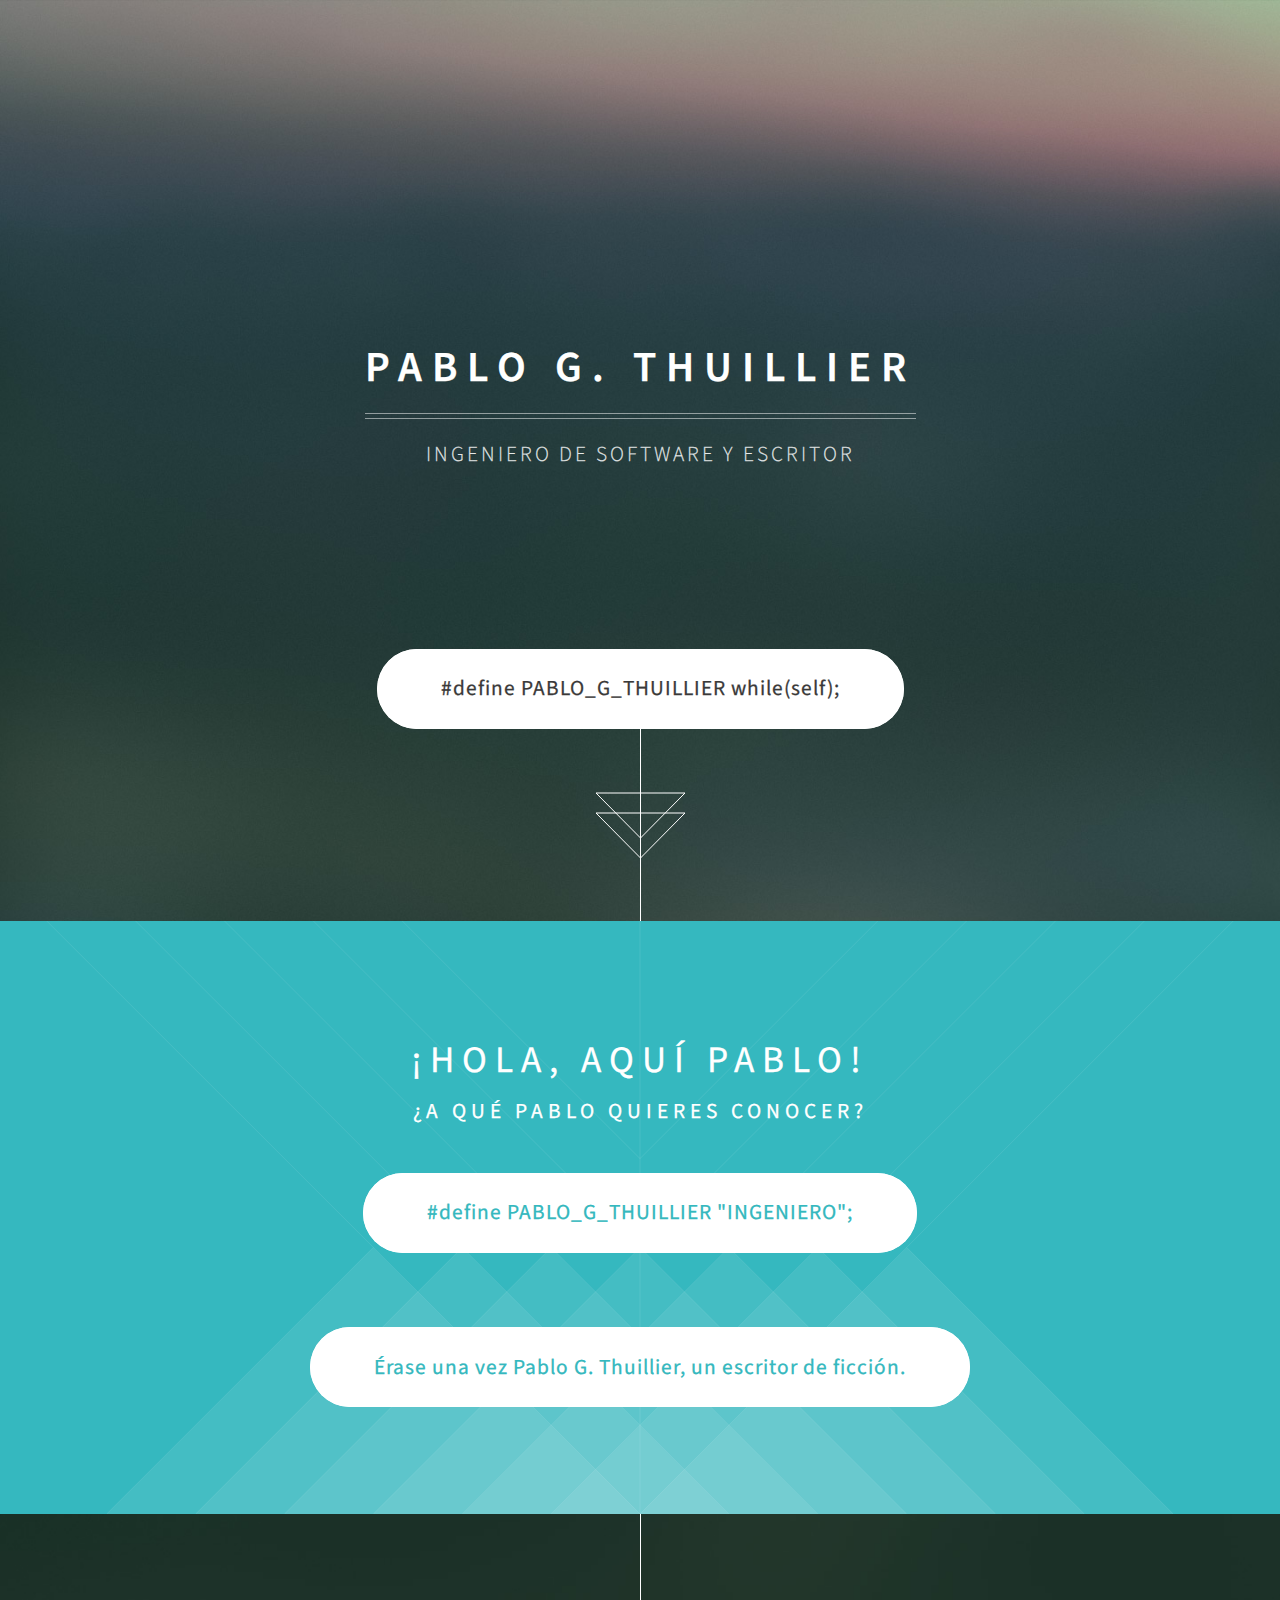
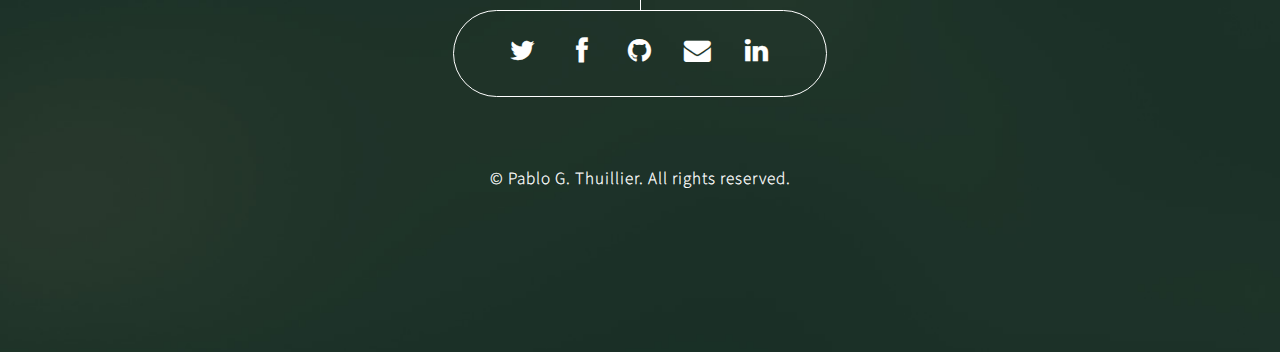
<file: index.html>
<!DOCTYPE HTML>
<!--
	Overflow 1.1 by HTML5 UP
	html5up.net | @n33co
	Free for personal and commercial use under the CCA 3.0 license (html5up.net/license)
-->
<html>
	<head>
		<title>Pablo G. Thuillier</title>
		<meta http-equiv="content-type" content="text/html; charset=utf-8" />
		<meta name="description" content="" />
		<meta name="keywords" content="" />
		<link href="http://fonts.googleapis.com/css?family=Source+Sans+Pro:300,400,600,300italic" rel="stylesheet" type="text/css" />
		<!--[if lte IE 8]><script src="css/ie/html5shiv.js"></script><![endif]-->
		<script src="js/jquery.min.js"></script>
		<script src="js/jquery.poptrox.min.js"></script>
		<script src="js/skel.min.js"></script>
		<script src="js/init.js"></script>
		<noscript>
			<link rel="stylesheet" href="css/skel-noscript.css" />
			<link rel="stylesheet" href="css/style.css" />
		</noscript>
		<!--[if lte IE 8]><link rel="stylesheet" href="css/ie/v8.css" /><![endif]-->
	</head>
	<body>

		<!-- Header -->
			<section id="header">
				<header>
					<h1>Pablo G. Thuillier</h1>
					<p>Ingeniero de software y escritor</p>
				</header>
				<footer>
					<a href="#banner" class="button style2 scrolly scrolly-centered">#define PABLO_G_THUILLIER while(self);</a>
				</footer>
			</section>

		<!-- Banner -->
			<section id="banner">
				<header>
					<h2>¡Hola, aquí Pablo!</h2>

					<h3>¿A qué Pablo quieres conocer?</h3>

				</header>

				<footer>
					<a href="/ingeniero" class="button style2 scrolly scrolly-centered">#define PABLO_G_THUILLIER "INGENIERO";</a>
					<br>
					<br>
					<br>
					<a href="/escritor" class="button style2 scrolly scrolly-centered">Érase una vez Pablo G. Thuillier, un escritor de ficción.</a>
				</footer>

			</section>

		<section id="footer">
			<ul class="icons">
				<li><a href="https://twitter.com/pablogthuillier" class="fa fa-twitter solo"><span>Twitter</span></a></li>
				<li><a href="https://www.facebook.com/pgthuillier" class="fa fa-facebook solo"><span>Facebook</span></a></li>
				<li><a href="https://github.com/pablogthuillier" class="fa fa-github solo"><span>Github</span></a></li>
				<li><a href="mailto:pgthuillier@gmail.com" class="fa fa-envelope solo"><span>Email</span></a></li>
				<li><a href="https://www.linkedin.com/in/pablogthuillier" class="fa fa-linkedin solo"><span>LinkedIn</span></a></li>
			</ul>
			<div class="copyright">
				<ul class="menu">
					<li>&copy; Pablo G. Thuillier. All rights reserved.</li>
				</ul>
			</div>
		</section>


<script>
  (function(i,s,o,g,r,a,m){i['GoogleAnalyticsObject']=r;i[r]=i[r]||function(){
  (i[r].q=i[r].q||[]).push(arguments)},i[r].l=1*new Date();a=s.createElement(o),
  m=s.getElementsByTagName(o)[0];a.async=1;a.src=g;m.parentNode.insertBefore(a,m)
  })(window,document,'script','https://www.google-analytics.com/analytics.js','ga');

  ga('create', 'UA-96539955-1', 'auto');
  ga('send', 'pageview');

</script>

	</body>
</html>
</file>
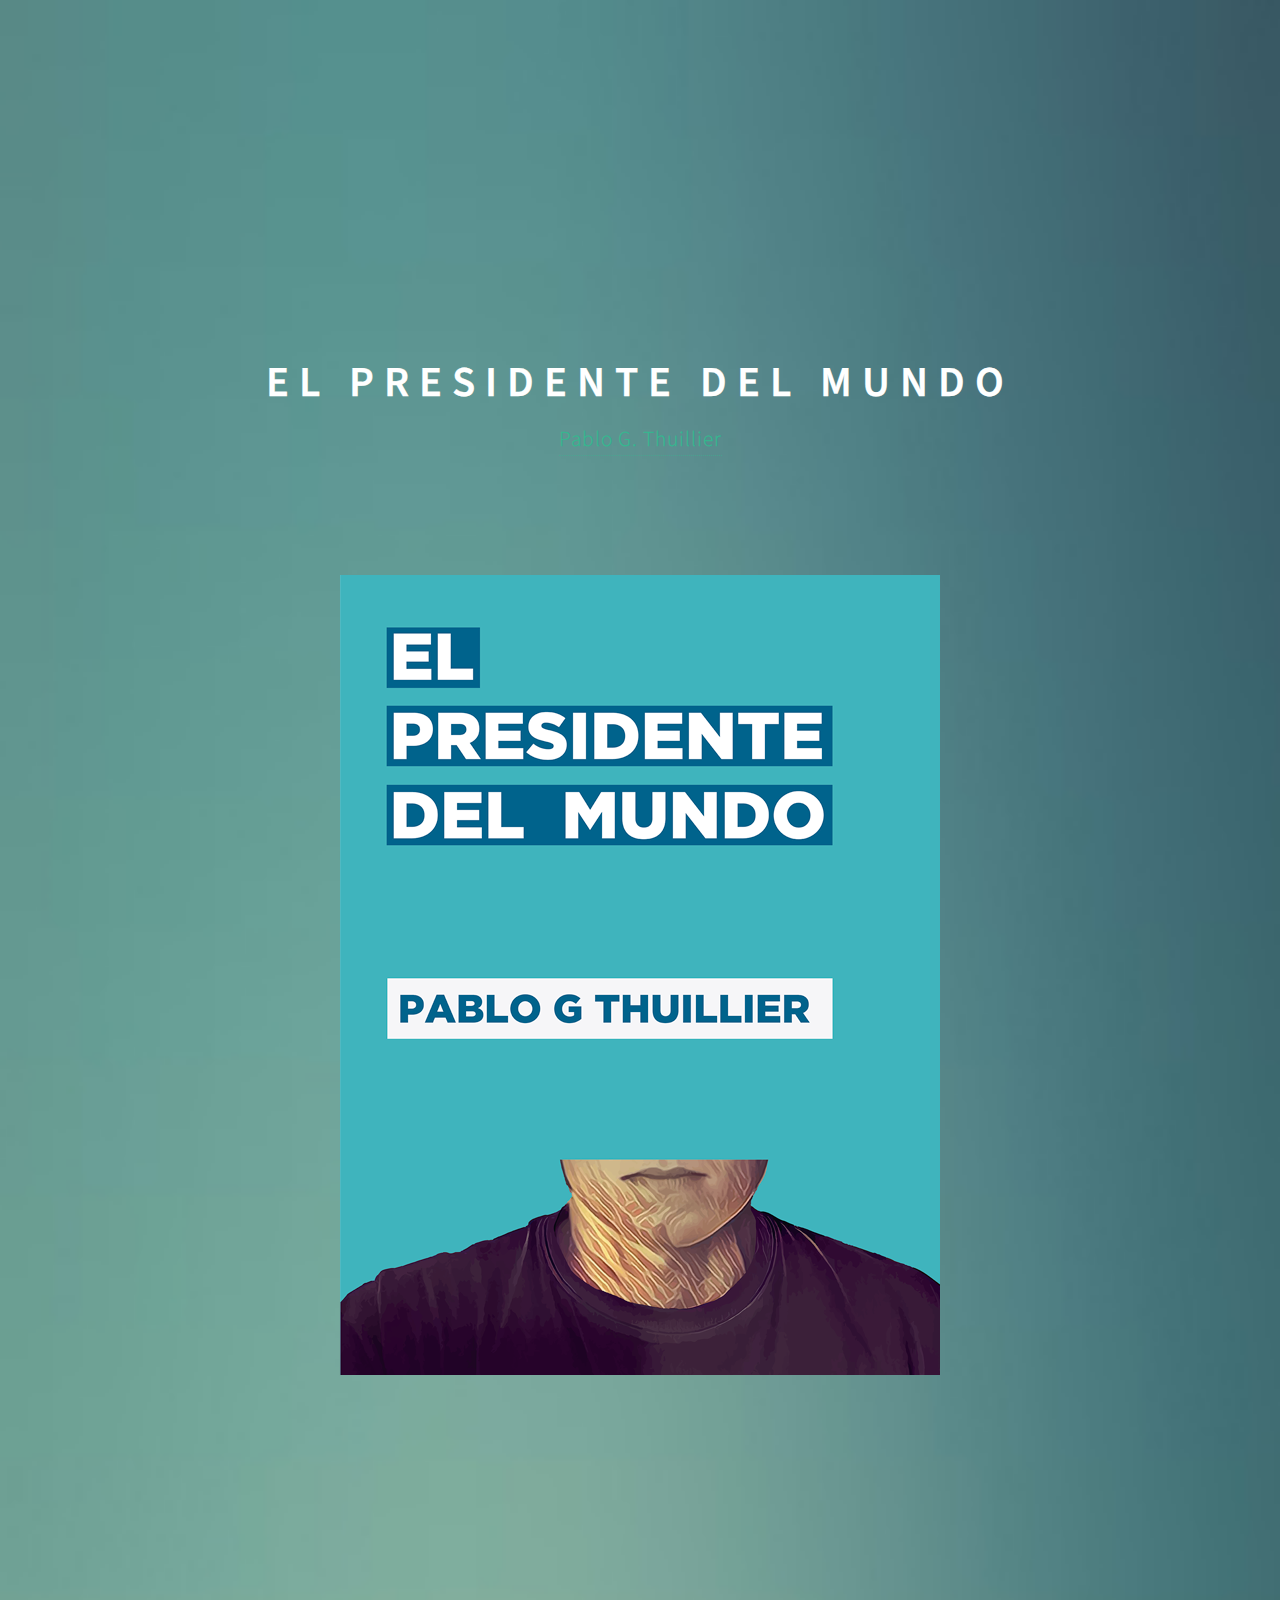
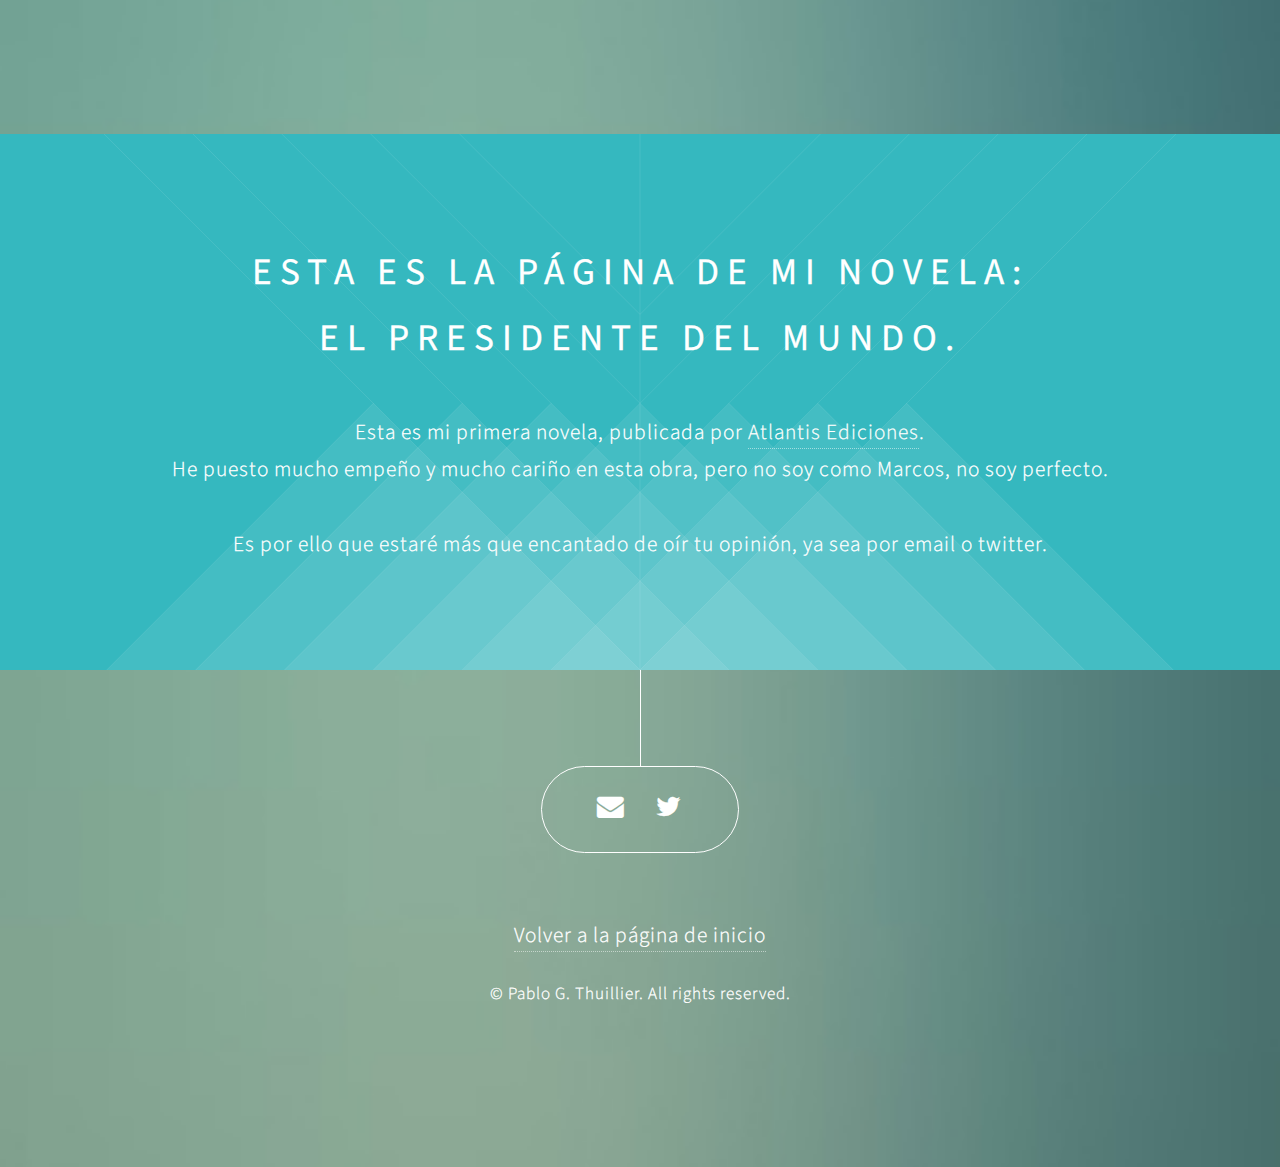
<file: elpresidentedelmundo/index.html>
<!DOCTYPE HTML>
<!--
	Overflow 1.1 by HTML5 UP
	html5up.net | @n33co
	Free for personal and commercial use under the CCA 3.0 license (html5up.net/license)
-->
<html>
	<head>
		<title>El Presidente del Mundo</title>
		<meta http-equiv="content-type" content="text/html; charset=utf-8" />
		<meta name="description" content="" />
		<meta name="keywords" content="" />
		<link href="http://fonts.googleapis.com/css?family=Source+Sans+Pro:300,400,600,300italic" rel="stylesheet" type="text/css" />
		<!--[if lte IE 8]><script src="css/ie/html5shiv.js"></script><![endif]-->
		<script src="../js/jquery.min.js"></script>
		<script src="../js/jquery.poptrox.min.js"></script>
		<script src="../js/skel.min.js"></script>
		<script src="../js/init.js"></script>
		<noscript>
			<link rel="stylesheet" href="css/skel-noscript.css" />
			<link rel="stylesheet" href="css/style.css" />
		</noscript>
		<!--[if lte IE 8]><link rel="stylesheet" href="css/ie/v8.css" /><![endif]-->
	</head>
	<body>

		<!-- Header -->
			<section id="header">
				<header>
					<h1>El Presidente del Mundo</h1>
					<a href="..">Pablo G. Thuillier</a>
				</header>

				<div class="book_cover"><img src="../images/portada_presidentemundo.png"></div>
			</section>

		<!-- Banner -->
			<section id="banner">
				<header>
					<h2>Esta es la página de mi novela:<br /> El Presidente del Mundo.</h2>
				</header>
				<p>Esta es mi primera novela, publicada por <a href="https://www.edicionesatlantis.com/">Atlantis Ediciones</a>. 
					<br />He puesto mucho empeño y mucho cariño en esta obra, pero no soy como Marcos, no soy perfecto.<br />
					<br />Es por ello que estaré más que encantado de oír tu opinión, ya sea por email o twitter. 
				</p>

			</section>


			<section id="footer">
			<ul class="icons">
				<li><a href="mailto:pgthuillier@gmail.com" class="fa fa-envelope solo"><span>Email</span></a></li>
				<li><a href="https://twitter.com/pablogthuillier" class="fa fa-twitter solo"><span>Twitter</span></a></li>
			</ul>
			<p><a href="http://pablo.thuillier.me">Volver a la página de inicio</a></p>
			<div class="copyright">
				<ul class="menu">
					<li>&copy; Pablo G. Thuillier. All rights reserved.</li>
				</ul>
			</div>
		</section>

<script>
  (function(i,s,o,g,r,a,m){i['GoogleAnalyticsObject']=r;i[r]=i[r]||function(){
  (i[r].q=i[r].q||[]).push(arguments)},i[r].l=1*new Date();a=s.createElement(o),
  m=s.getElementsByTagName(o)[0];a.async=1;a.src=g;m.parentNode.insertBefore(a,m)
  })(window,document,'script','https://www.google-analytics.com/analytics.js','ga');

  ga('create', 'UA-96539955-1', 'auto');
  ga('send', 'pageview');

</script>

	</body>
</html>
</file>
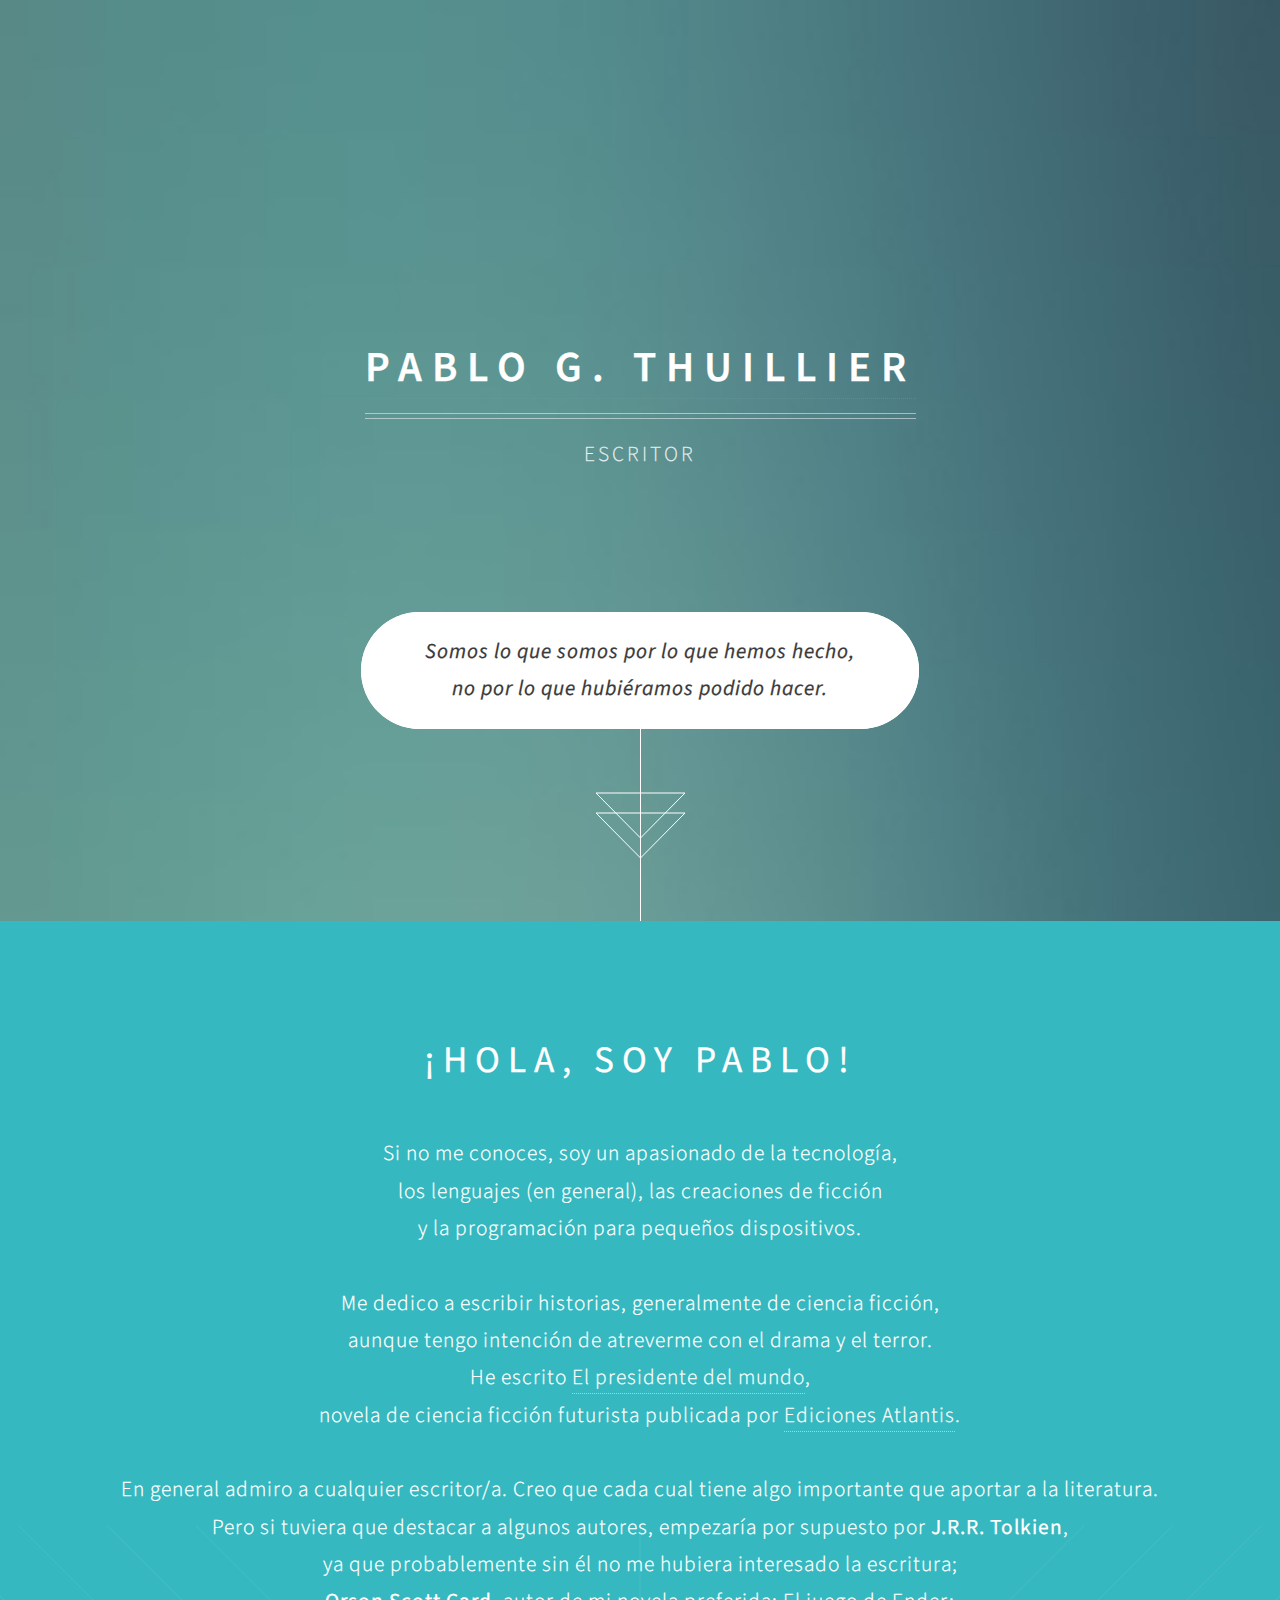
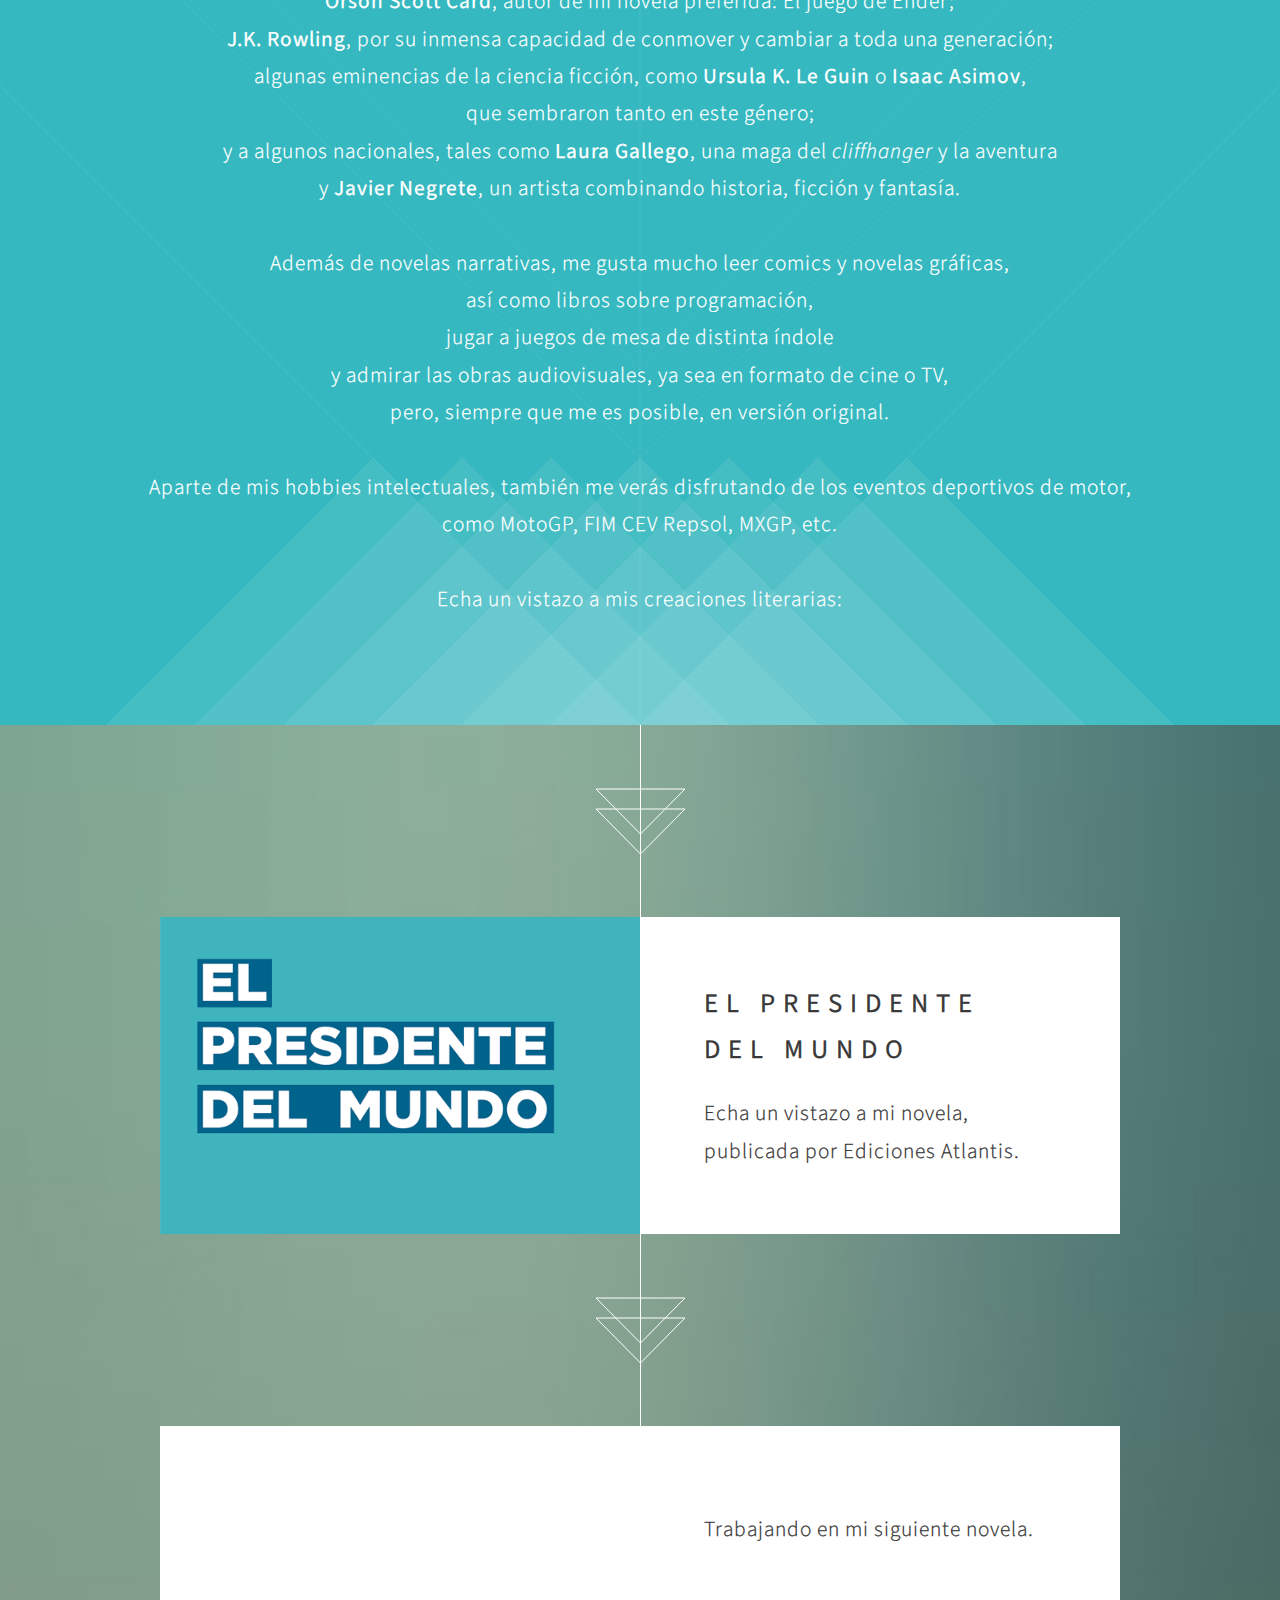
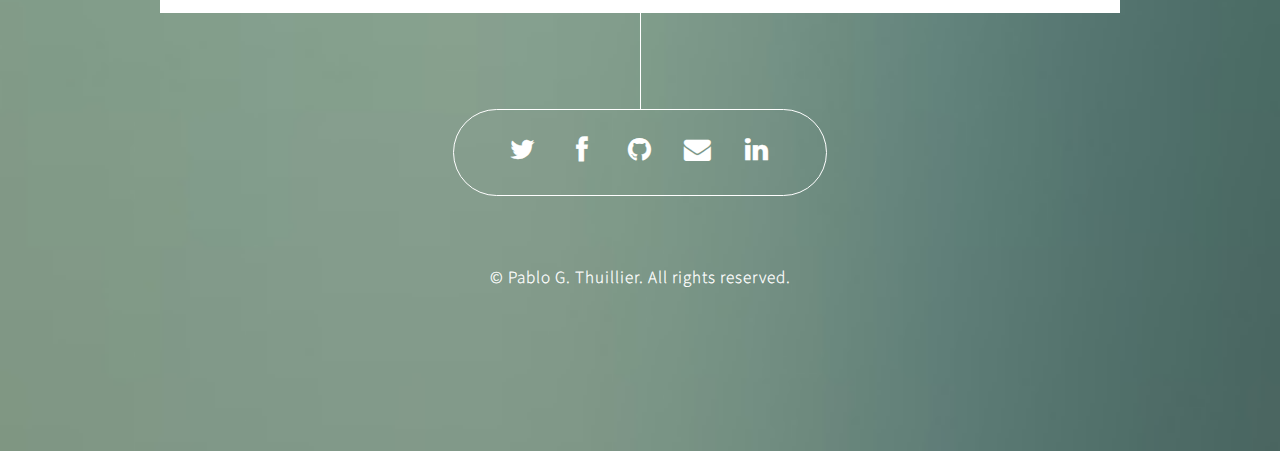
<file: escritor/index.html>
<!DOCTYPE HTML>
<!--
	Overflow 1.1 by HTML5 UP
	html5up.net | @n33co
	Free for personal and commercial use under the CCA 3.0 license (html5up.net/license)
-->
<html>
	<head>
		<title>Pablo G. Thuillier</title>
		<meta http-equiv="content-type" content="text/html; charset=utf-8" />
		<meta name="description" content="" />
		<meta name="keywords" content="" />
		<link href="http://fonts.googleapis.com/css?family=Source+Sans+Pro:300,400,600,300italic" rel="stylesheet" type="text/css" />
		<!--[if lte IE 8]><script src="css/ie/html5shiv.js"></script><![endif]-->
		<script src="js/jquery.min.js"></script>
		<script src="js/jquery.poptrox.min.js"></script>
		<script src="js/skel.min.js"></script>
		<script src="js/init.js"></script>
		<noscript>
			<link rel="stylesheet" href="css/skel-noscript.css" />
			<link rel="stylesheet" href="css/style.css" />
		</noscript>
		<!--[if lte IE 8]><link rel="stylesheet" href="css/ie/v8.css" /><![endif]-->
	</head>
	<body>

		<!-- Header -->
			<section id="header">
				<header>
					<h1><a href="..">Pablo G. Thuillier</a></h1>
					<p>Escritor</p>
				</header>
				<footer>
				<a href="#banner" class="button style2 scrolly scrolly-centered"><i>Somos lo que somos por lo que hemos hecho, <br>no por lo que hubiéramos podido hacer.</i></a>
				</footer>
			</section>

		<!-- Banner -->
			<section id="banner">
				<header>
					<h2>¡Hola, soy Pablo!</h2>
				</header>
				<p>Si no me conoces, soy un apasionado de la tecnología, <br /> 
					los lenguajes (en general), las creaciones de ficción <br /> 
					y la programación para pequeños dispositivos.<br />
					<br>
					Me dedico a escribir historias, generalmente de ciencia ficción, <br>
					 aunque tengo intención de atreverme con el drama y el terror. <br /> 
				He escrito <a href="#books">El presidente del mundo</a>, 
				<br /> novela de ciencia ficción futurista publicada por <a href="https://www.edicionesatlantis.com/">Ediciones Atlantis</a>. <br />

				<br />

				En general admiro a cualquier escritor/a. Creo que cada cual tiene algo importante que aportar a la literatura.<br />
				Pero si tuviera que destacar a algunos autores, empezaría por supuesto por <strong>J.R.R. Tolkien</strong>, <br /> 
				ya que probablemente sin él no me hubiera interesado la escritura;<br /> 
				<strong>Orson Scott Card</strong>, autor de mi novela preferida: El juego de Ender;<br /> 
				<strong>J.K. Rowling</strong>, por su inmensa capacidad de conmover y cambiar a toda una generación; <br /> 
				algunas eminencias de la ciencia ficción, como <strong>Ursula K. Le Guin</strong> o <strong>Isaac Asimov</strong>,  <br /> 
				que sembraron tanto en este género;<br /> 
				y a algunos nacionales, tales como <strong>Laura Gallego</strong>, una maga del <i>cliffhanger</i> y la aventura <br /> 
				y <strong>Javier Negrete</strong>, un artista combinando historia, ficción y fantasía.<br />

				<br />

				Además de novelas narrativas, me gusta mucho leer comics y novelas gráficas, <br />
				así como libros sobre programación, <br />
				jugar a juegos de mesa de distinta índole <br /> 
				y admirar las obras audiovisuales, ya sea en formato de cine o TV, 
				<br /> pero, siempre que me es posible, en versión original.<br />

				<br />
				Aparte de mis hobbies intelectuales, también me verás disfrutando de los eventos deportivos de motor, <br /> como MotoGP, FIM CEV Repsol, MXGP, etc. 
				</p>

			<p>
				<br />
				Echa un vistazo a mis creaciones literarias:</a>
			</p>

			</section>

			<section id="projects">


			</section>

			<section id="books">


			</section>


			<article id="book_presidente" class="container box style1 right">
				<a href="../elpresidentedelmundo" class="image full"><img src="images/portada_presidentemundo.png" alt="" /></a>
				<div class="inner">
					<header>
						<h2>El Presidente del Mundo</h2>
					</header>
					<p>Echa un vistazo a mi novela, publicada por Ediciones Atlantis.</p>
				</div>
			</article>

			<article id="book_presidente" class="container box style1 right">
				<div class="inner">
					<header>
					</header>
					<p>Trabajando en mi siguiente novela.</p>
				</div>
			</article>

		<section id="footer">
			<ul class="icons">
				<li><a href="https://twitter.com/pablogthuillier" class="fa fa-twitter solo"><span>Twitter</span></a></li>
				<li><a href="https://www.facebook.com/pgthuillier" class="fa fa-facebook solo"><span>Facebook</span></a></li>
				<li><a href="https://github.com/pablogthuillier" class="fa fa-github solo"><span>Github</span></a></li>
				<li><a href="mailto:pgthuillier@gmail.com" class="fa fa-envelope solo"><span>Email</span></a></li>
				<li><a href="https://www.linkedin.com/in/pablogthuillier" class="fa fa-linkedin solo"><span>LinkedIn</span></a></li>
			</ul>
			<div class="copyright">
				<ul class="menu">
					<li>&copy; Pablo G. Thuillier. All rights reserved.</li>
				</ul>
			</div>
		</section>


<script>
  (function(i,s,o,g,r,a,m){i['GoogleAnalyticsObject']=r;i[r]=i[r]||function(){
  (i[r].q=i[r].q||[]).push(arguments)},i[r].l=1*new Date();a=s.createElement(o),
  m=s.getElementsByTagName(o)[0];a.async=1;a.src=g;m.parentNode.insertBefore(a,m)
  })(window,document,'script','https://www.google-analytics.com/analytics.js','ga');

  ga('create', 'UA-96539955-1', 'auto');
  ga('send', 'pageview');

</script>

	</body>
</html>
</file>
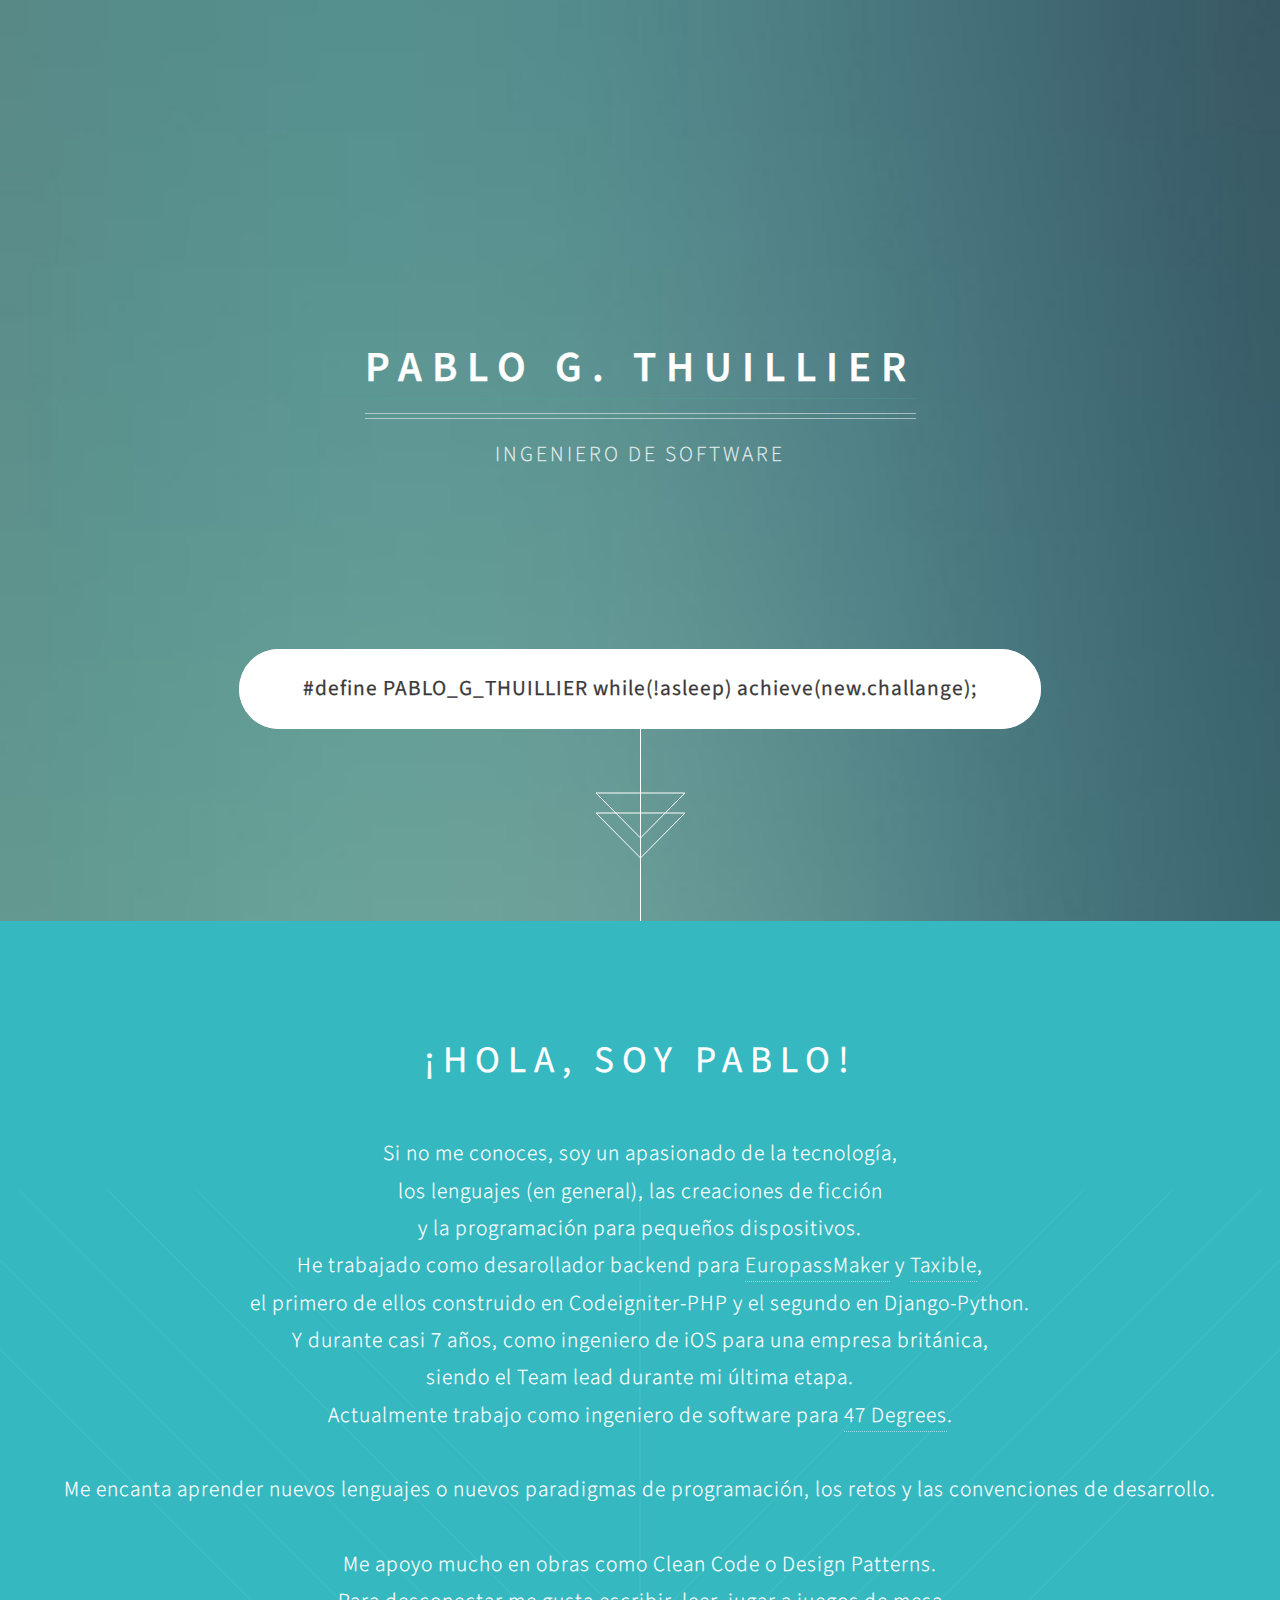
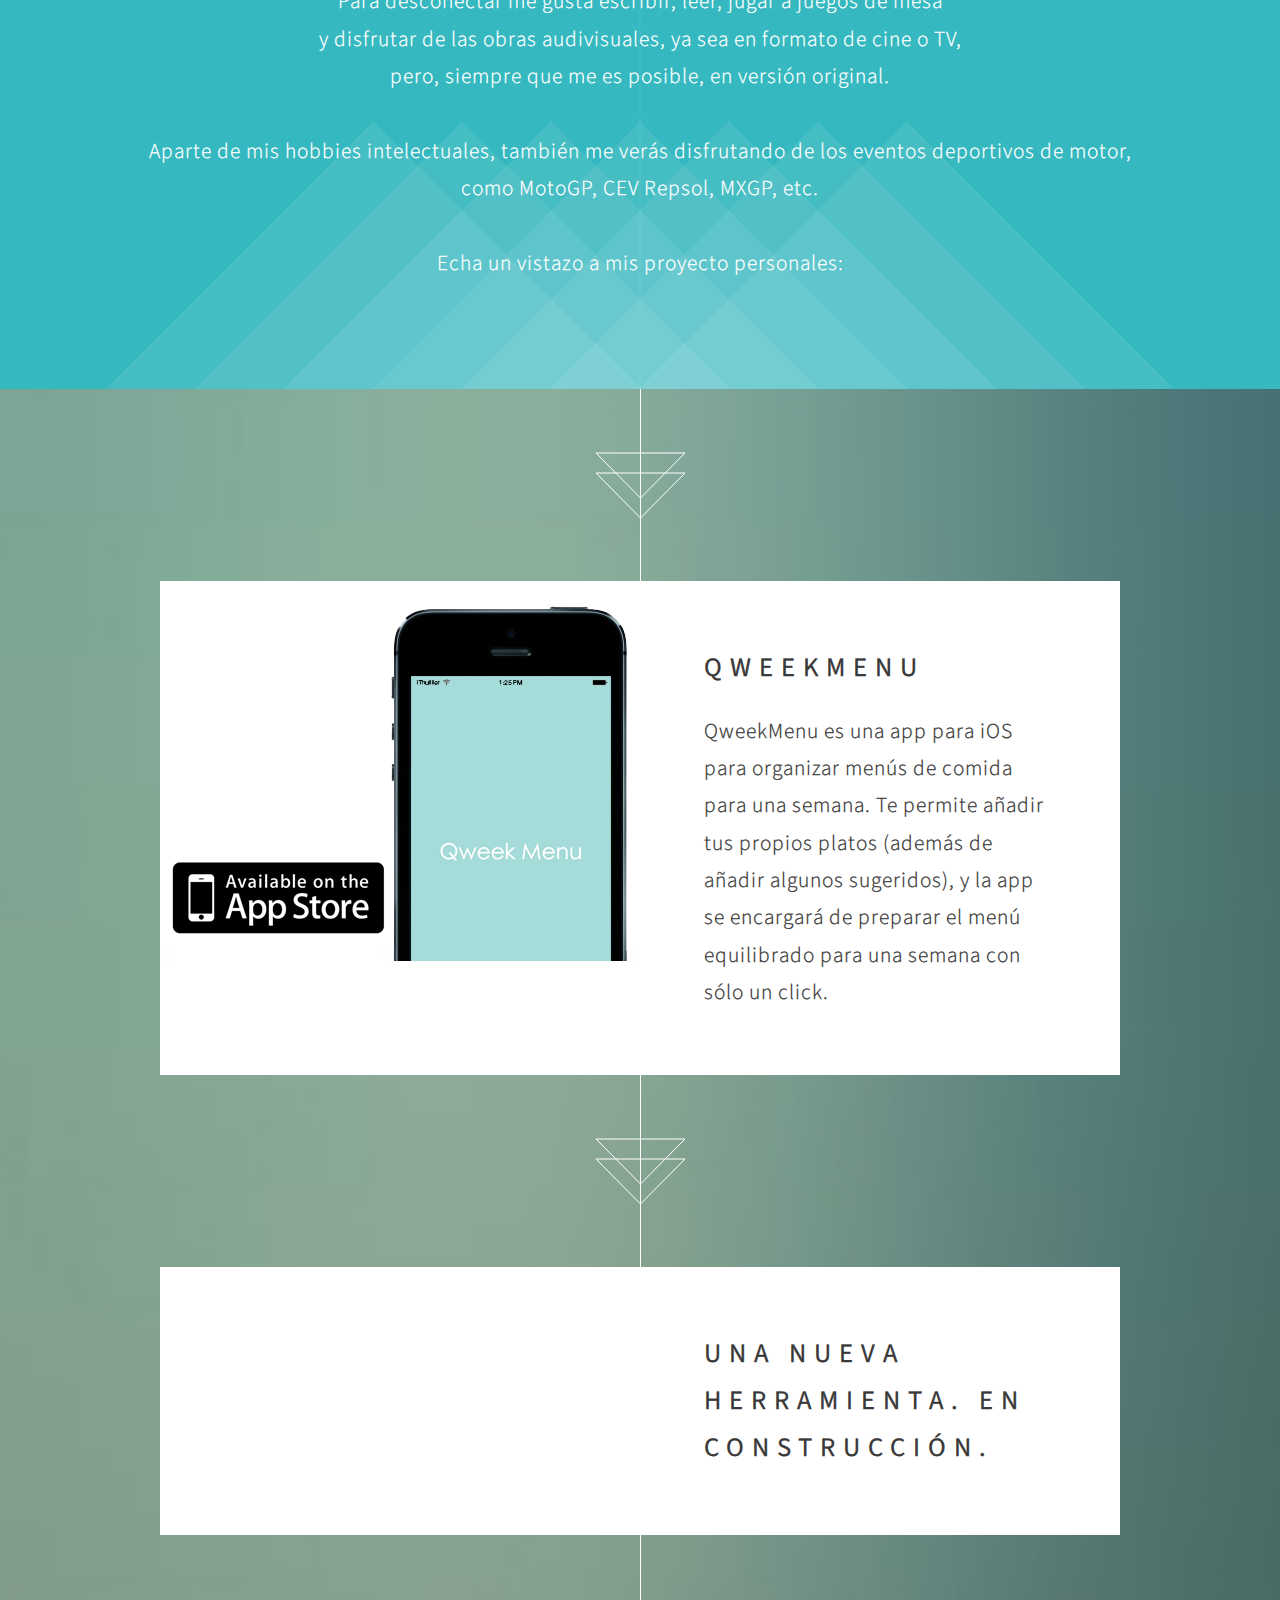
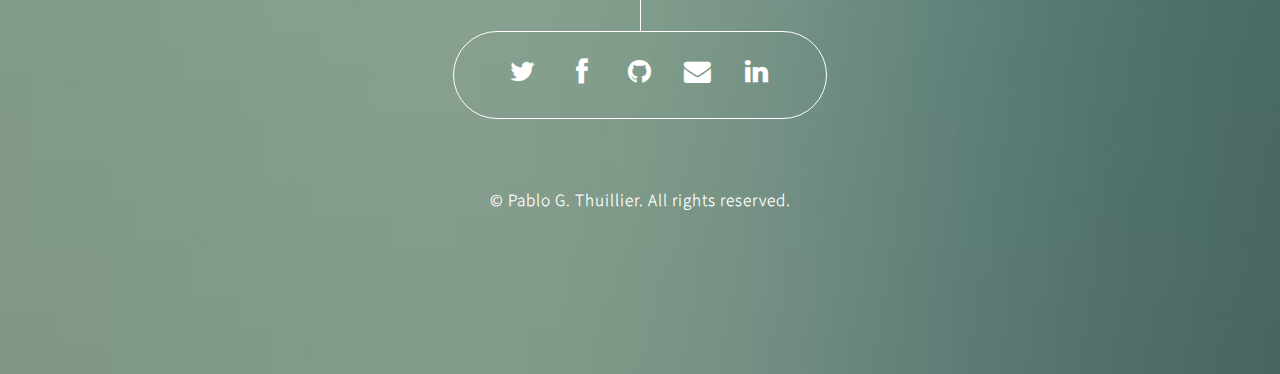
<file: ingeniero/index.html>
<!DOCTYPE HTML>
<!--
	Overflow 1.1 by HTML5 UP
	html5up.net | @n33co
	Free for personal and commercial use under the CCA 3.0 license (html5up.net/license)
-->
<html>
	<head>
		<title>Pablo G. Thuillier</title>
		<meta http-equiv="content-type" content="text/html; charset=utf-8" />
		<meta name="description" content="" />
		<meta name="keywords" content="" />
		<link href="http://fonts.googleapis.com/css?family=Source+Sans+Pro:300,400,600,300italic" rel="stylesheet" type="text/css" />
		<!--[if lte IE 8]><script src="css/ie/html5shiv.js"></script><![endif]-->
		<script src="js/jquery.min.js"></script>
		<script src="js/jquery.poptrox.min.js"></script>
		<script src="js/skel.min.js"></script>
		<script src="js/init.js"></script>
		<noscript>
			<link rel="stylesheet" href="css/skel-noscript.css" />
			<link rel="stylesheet" href="css/style.css" />
		</noscript>
		<!--[if lte IE 8]><link rel="stylesheet" href="css/ie/v8.css" /><![endif]-->
	</head>
	<body>

		<!-- Header -->
			<section id="header">
				<header>
					<h1><a href="..">Pablo G. Thuillier</a></h1>
					<p>Ingeniero de software</p>
				</header>
				<footer>
					<a href="#banner" class="button style2 scrolly scrolly-centered">#define PABLO_G_THUILLIER while(!asleep) achieve(new.challange);</a>
				</footer>
			</section>

		<!-- Banner -->
			<section id="banner">
				<header>
					<h2>¡Hola, soy Pablo!</h2>
				</header>
				<p>Si no me conoces, soy un apasionado de la tecnología, <br /> 
					los lenguajes (en general), las creaciones de ficción <br /> 
					y la programación para pequeños dispositivos.<br />
					He trabajado como desarollador backend para <a href="http://www.europassmaker.com" target="_blank">EuropassMaker</a> y <a href="http://www.taxible.com" target="_blank">Taxible</a>,<br /> el primero de ellos construido en Codeigniter-PHP y el segundo en Django-Python.<br />
					Y durante casi 7 años, como ingeniero de iOS para una empresa británica,  <br /> 
					siendo el Team lead durante mi última etapa.<br />
					Actualmente trabajo como ingeniero de software para <a href="http://www.47deg.com">47 Degrees</a>.
				</p>
				<p>
				<br />
				Me encanta aprender nuevos lenguajes o nuevos paradigmas de programación, los retos y las convenciones de desarrollo. <br>

				<br>

				Me apoyo mucho en obras como Clean Code o Design Patterns. <br />
				Para desconectar me gusta escribir, leer, jugar a juegos de mesa <br />
				y disfrutar de las obras audivisuales, ya sea en formato de cine o TV, 
				<br /> pero, siempre que me es posible, en versión original.<br />

				<br />
				Aparte de mis hobbies intelectuales, también me verás disfrutando de los eventos deportivos de motor, <br /> como MotoGP, CEV Repsol, MXGP, etc. 
				</p>

			<p>
				<br />
				Echa un vistazo a mis proyecto personales:</a>
			</p>

			</section>

			<section id="projects">


			</section>


			<article id="first" class="container box style1 right">
				<a href="https://itunes.apple.com/us/app/qweekmenu/id906757019" class="image full"><img src="images/project_image.png" alt="" /></a>
				<div class="inner">
					<header>
						<h2>QweekMenu</h2>
					</header>
					<p>QweekMenu es una app para iOS para organizar menús de comida para una semana. Te permite añadir tus propios platos (además de añadir algunos sugeridos), y la app se encargará de preparar el menú equilibrado para una semana con sólo un click.</p>
				</div>
			</article>

			<article id="second" class="container box style1 right">
					<div class="inner">
					<header>
						<h2>Una nueva herramienta. EN CONSTRUCCIÓN.</h2>
					</header>
					</div>
			</article>


		<section id="footer">
			<ul class="icons">
				<li><a href="https://twitter.com/pablogthuillier" class="fa fa-twitter solo"><span>Twitter</span></a></li>
				<li><a href="https://www.facebook.com/pgthuillier" class="fa fa-facebook solo"><span>Facebook</span></a></li>
				<li><a href="https://github.com/pablogthuillier" class="fa fa-github solo"><span>Github</span></a></li>
				<li><a href="mailto:pgthuillier@gmail.com" class="fa fa-envelope solo"><span>Email</span></a></li>
				<li><a href="https://www.linkedin.com/in/pablogthuillier" class="fa fa-linkedin solo"><span>LinkedIn</span></a></li>
			</ul>
			<div class="copyright">
				<ul class="menu">
					<li>&copy; Pablo G. Thuillier. All rights reserved.</li>
				</ul>
			</div>
		</section>


<script>
  (function(i,s,o,g,r,a,m){i['GoogleAnalyticsObject']=r;i[r]=i[r]||function(){
  (i[r].q=i[r].q||[]).push(arguments)},i[r].l=1*new Date();a=s.createElement(o),
  m=s.getElementsByTagName(o)[0];a.async=1;a.src=g;m.parentNode.insertBefore(a,m)
  })(window,document,'script','https://www.google-analytics.com/analytics.js','ga');

  ga('create', 'UA-96539955-1', 'auto');
  ga('send', 'pageview');

</script>

	</body>
</html>
</file>
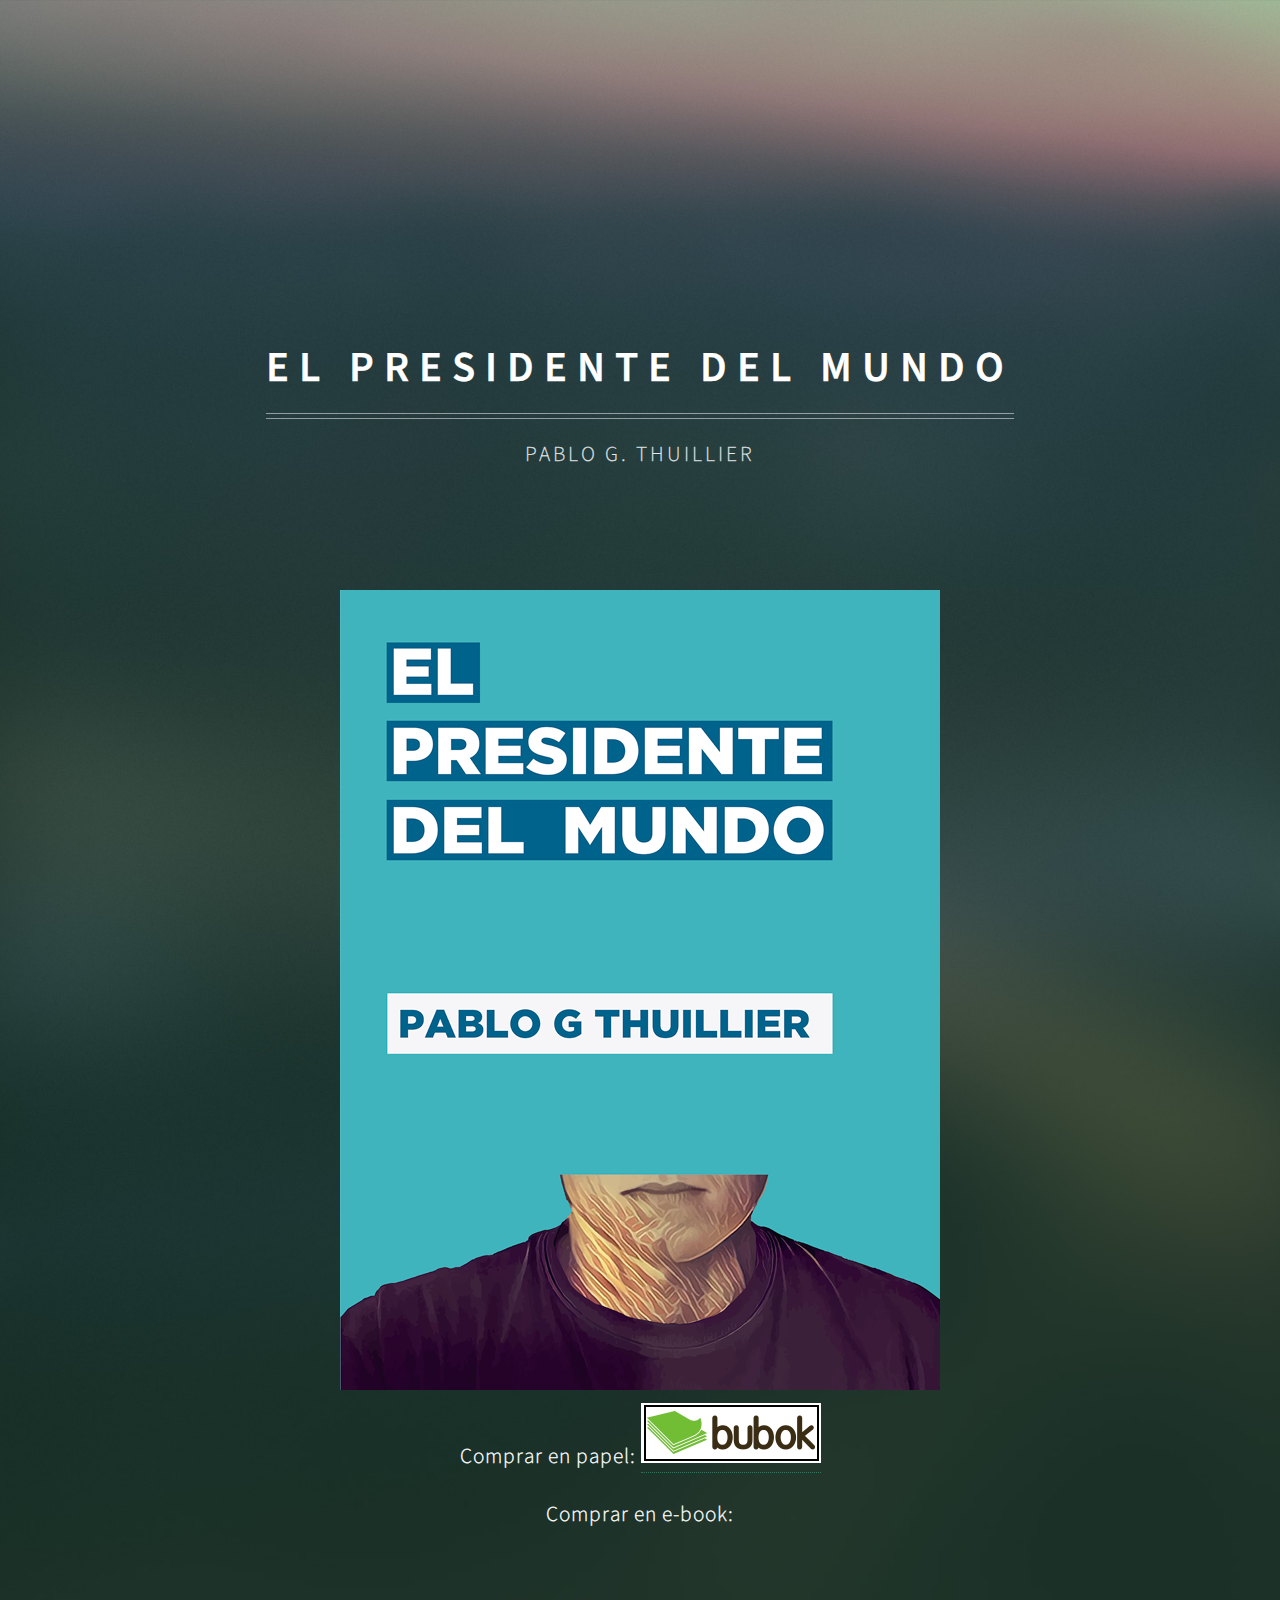
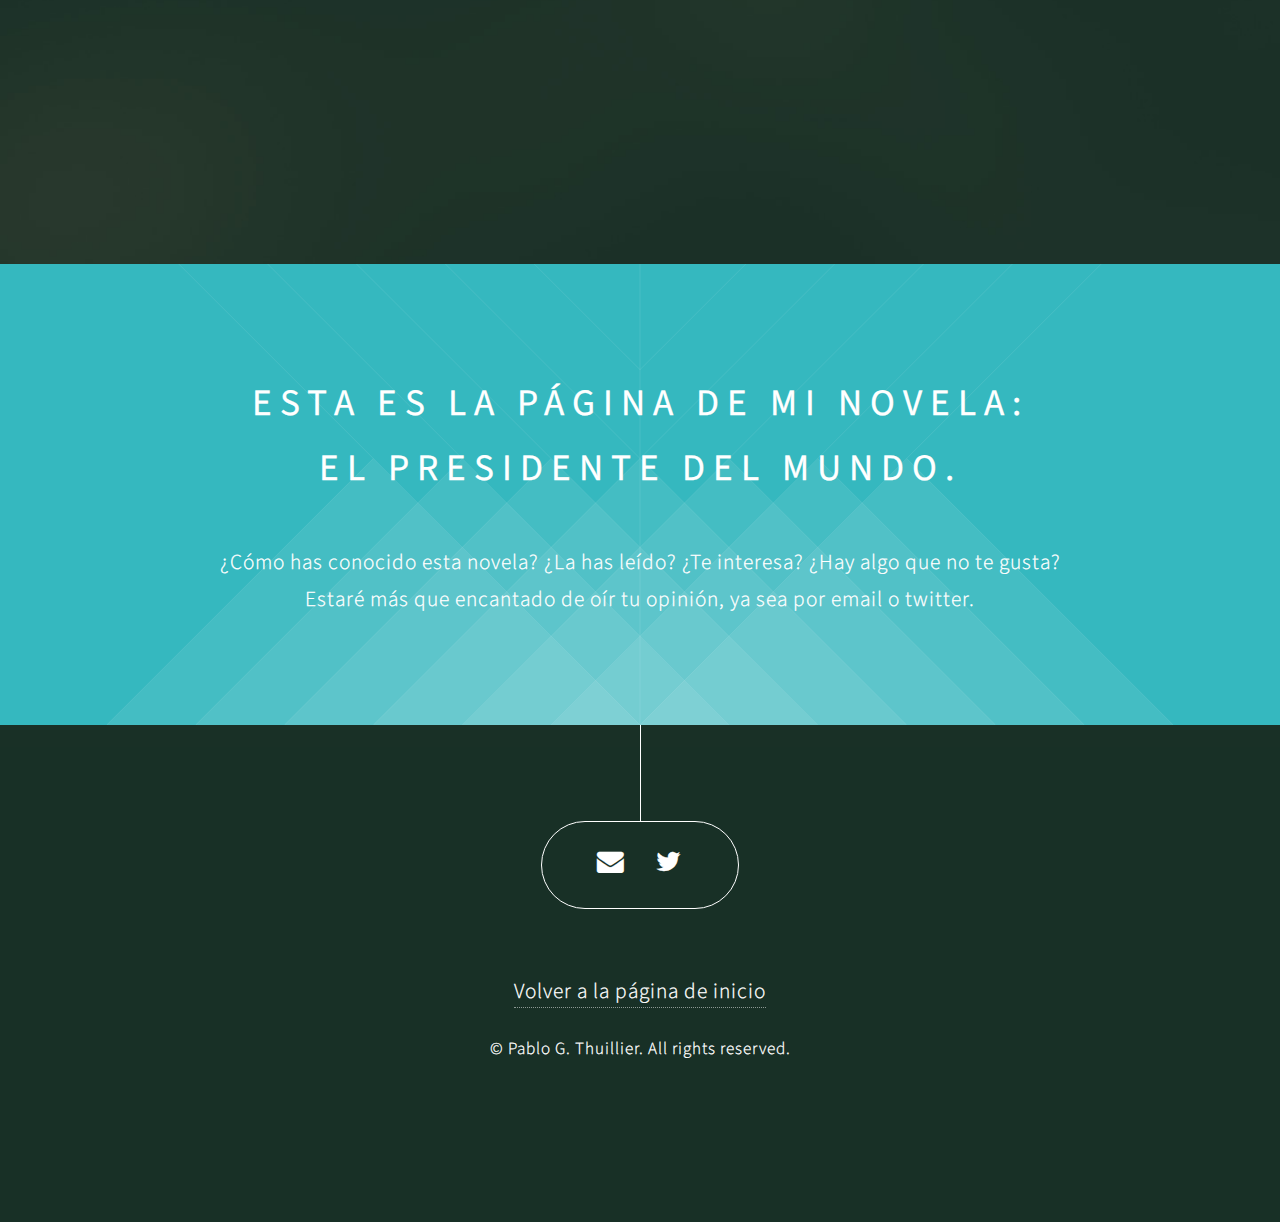
<file: elpresidentedelmundo.html>
<!DOCTYPE HTML>
<!--
	Overflow 1.1 by HTML5 UP
	html5up.net | @n33co
	Free for personal and commercial use under the CCA 3.0 license (html5up.net/license)
-->
<html>
	<head>
		<title>El Presidente del Mundo</title>
		<meta http-equiv="content-type" content="text/html; charset=utf-8" />
		<meta name="description" content="" />
		<meta name="keywords" content="" />
		<link href="http://fonts.googleapis.com/css?family=Source+Sans+Pro:300,400,600,300italic" rel="stylesheet" type="text/css" />
		<!--[if lte IE 8]><script src="css/ie/html5shiv.js"></script><![endif]-->
		<script src="js/jquery.min.js"></script>
		<script src="js/jquery.poptrox.min.js"></script>
		<script src="js/skel.min.js"></script>
		<script src="js/init.js"></script>
		<noscript>
			<link rel="stylesheet" href="css/skel-noscript.css" />
			<link rel="stylesheet" href="css/style.css" />
		</noscript>
		<!--[if lte IE 8]><link rel="stylesheet" href="css/ie/v8.css" /><![endif]-->
	</head>
	<body>

		<!-- Header -->
			<section id="header">
				<header>
					<h1>El Presidente del Mundo</h1>
					<p>Pablo G. Thuillier</p>
				</header>

				<div class="book_cover"><img src="images/portada_presidentemundo.png"></div>
				<p>Comprar en papel: <a href="http://www.bubok.es/libros/250850/El-presidente-del-mundo"><img src="images/logo_boton_bubok.png"></a></p>
				<p>Comprar en e-book:</p>
			</section>

		<!-- Banner -->
			<section id="banner">
				<header>
					<h2>Esta es la página de mi novela:<br /> El Presidente del Mundo.</h2>
				</header>
				<p>¿Cómo has conocido esta novela? ¿La has leído? ¿Te interesa? ¿Hay algo que no te gusta? <br /> 
					Estaré más que encantado de oír tu opinión, ya sea por email o twitter.
				</p>

			</section>


			<section id="footer">
			<ul class="icons">
				<li><a href="mailto:pgthuillier@gmail.com" class="fa fa-envelope solo"><span>Email</span></a></li>
				<li><a href="https://twitter.com/pablogthuillier" class="fa fa-twitter solo"><span>Twitter</span></a></li>
			</ul>
			<p><a href="http://pablo.thuillier.me">Volver a la página de inicio</a></p>
			<div class="copyright">
				<ul class="menu">
					<li>&copy; Pablo G. Thuillier. All rights reserved.</li>
				</ul>
			</div>
		</section>

<script>
  (function(i,s,o,g,r,a,m){i['GoogleAnalyticsObject']=r;i[r]=i[r]||function(){
  (i[r].q=i[r].q||[]).push(arguments)},i[r].l=1*new Date();a=s.createElement(o),
  m=s.getElementsByTagName(o)[0];a.async=1;a.src=g;m.parentNode.insertBefore(a,m)
  })(window,document,'script','https://www.google-analytics.com/analytics.js','ga');

  ga('create', 'UA-96539955-1', 'auto');
  ga('send', 'pageview');

</script>

	</body>
</html>
</file>
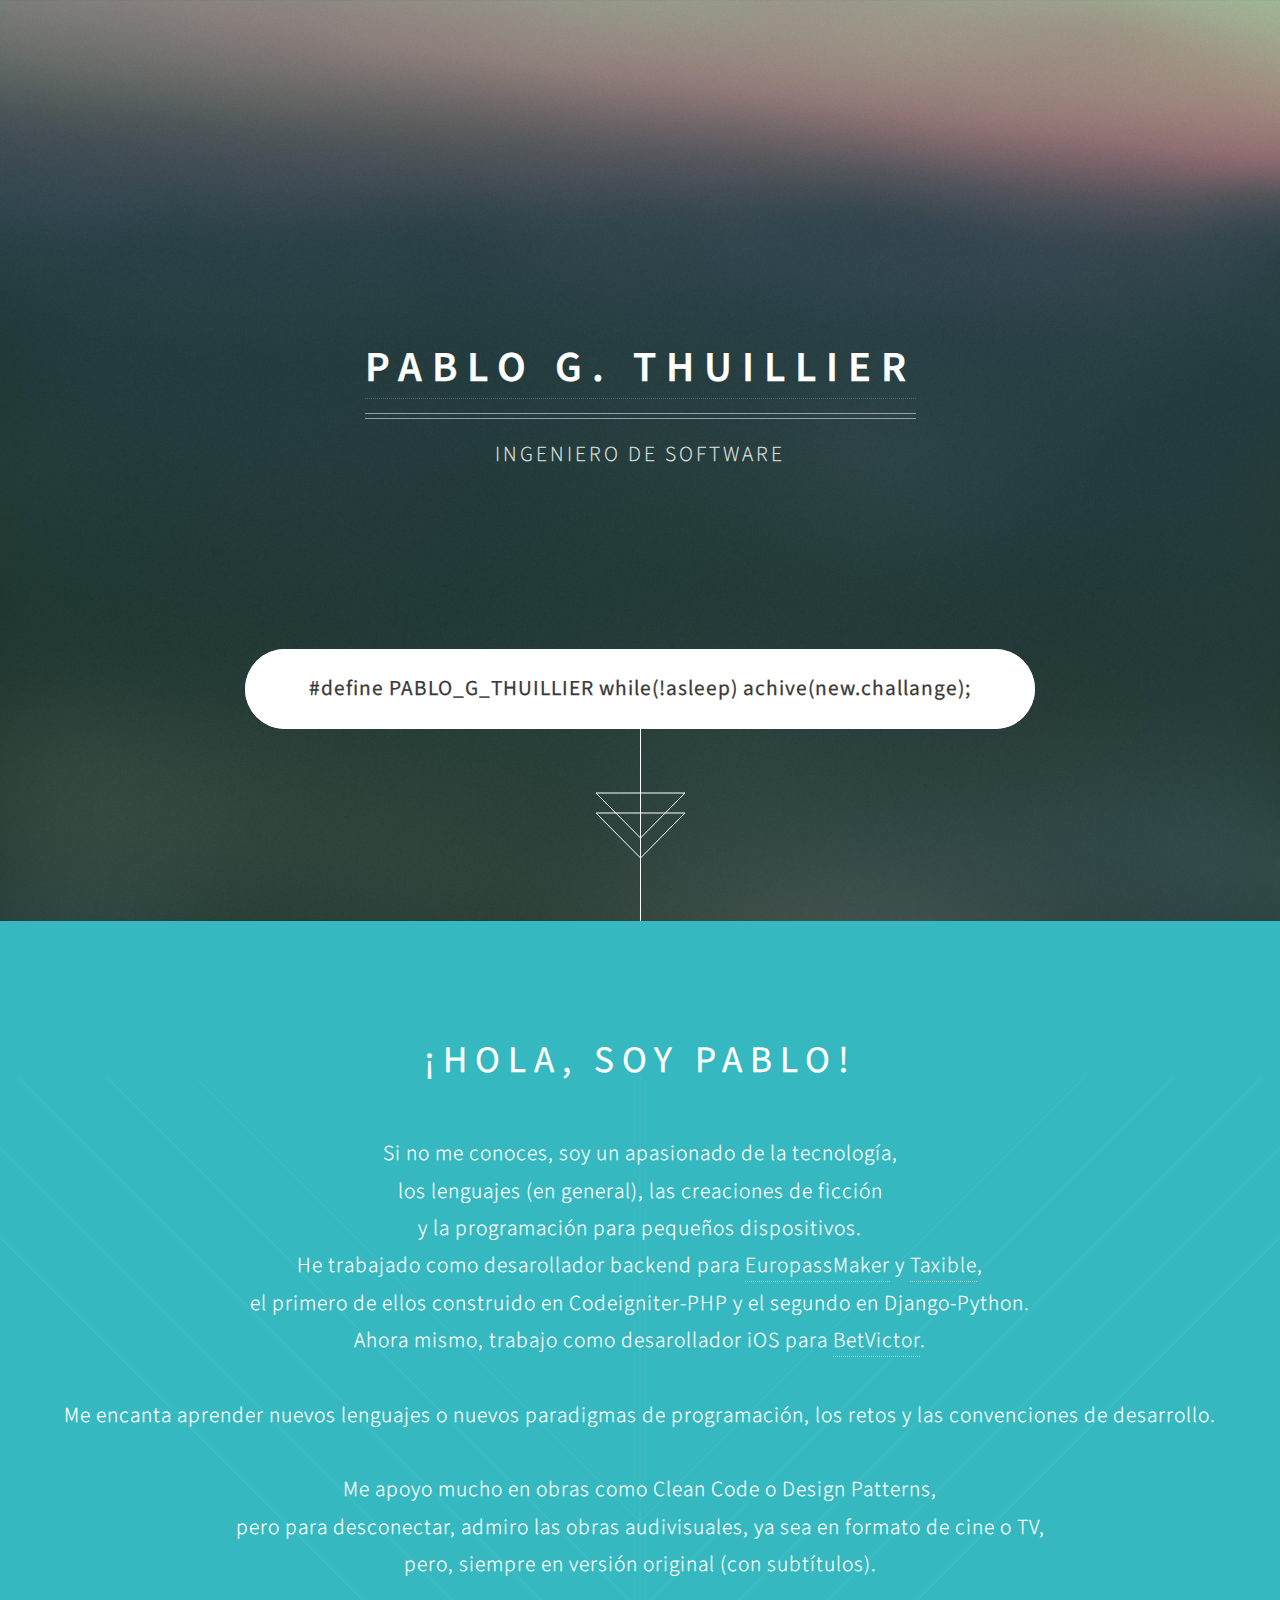
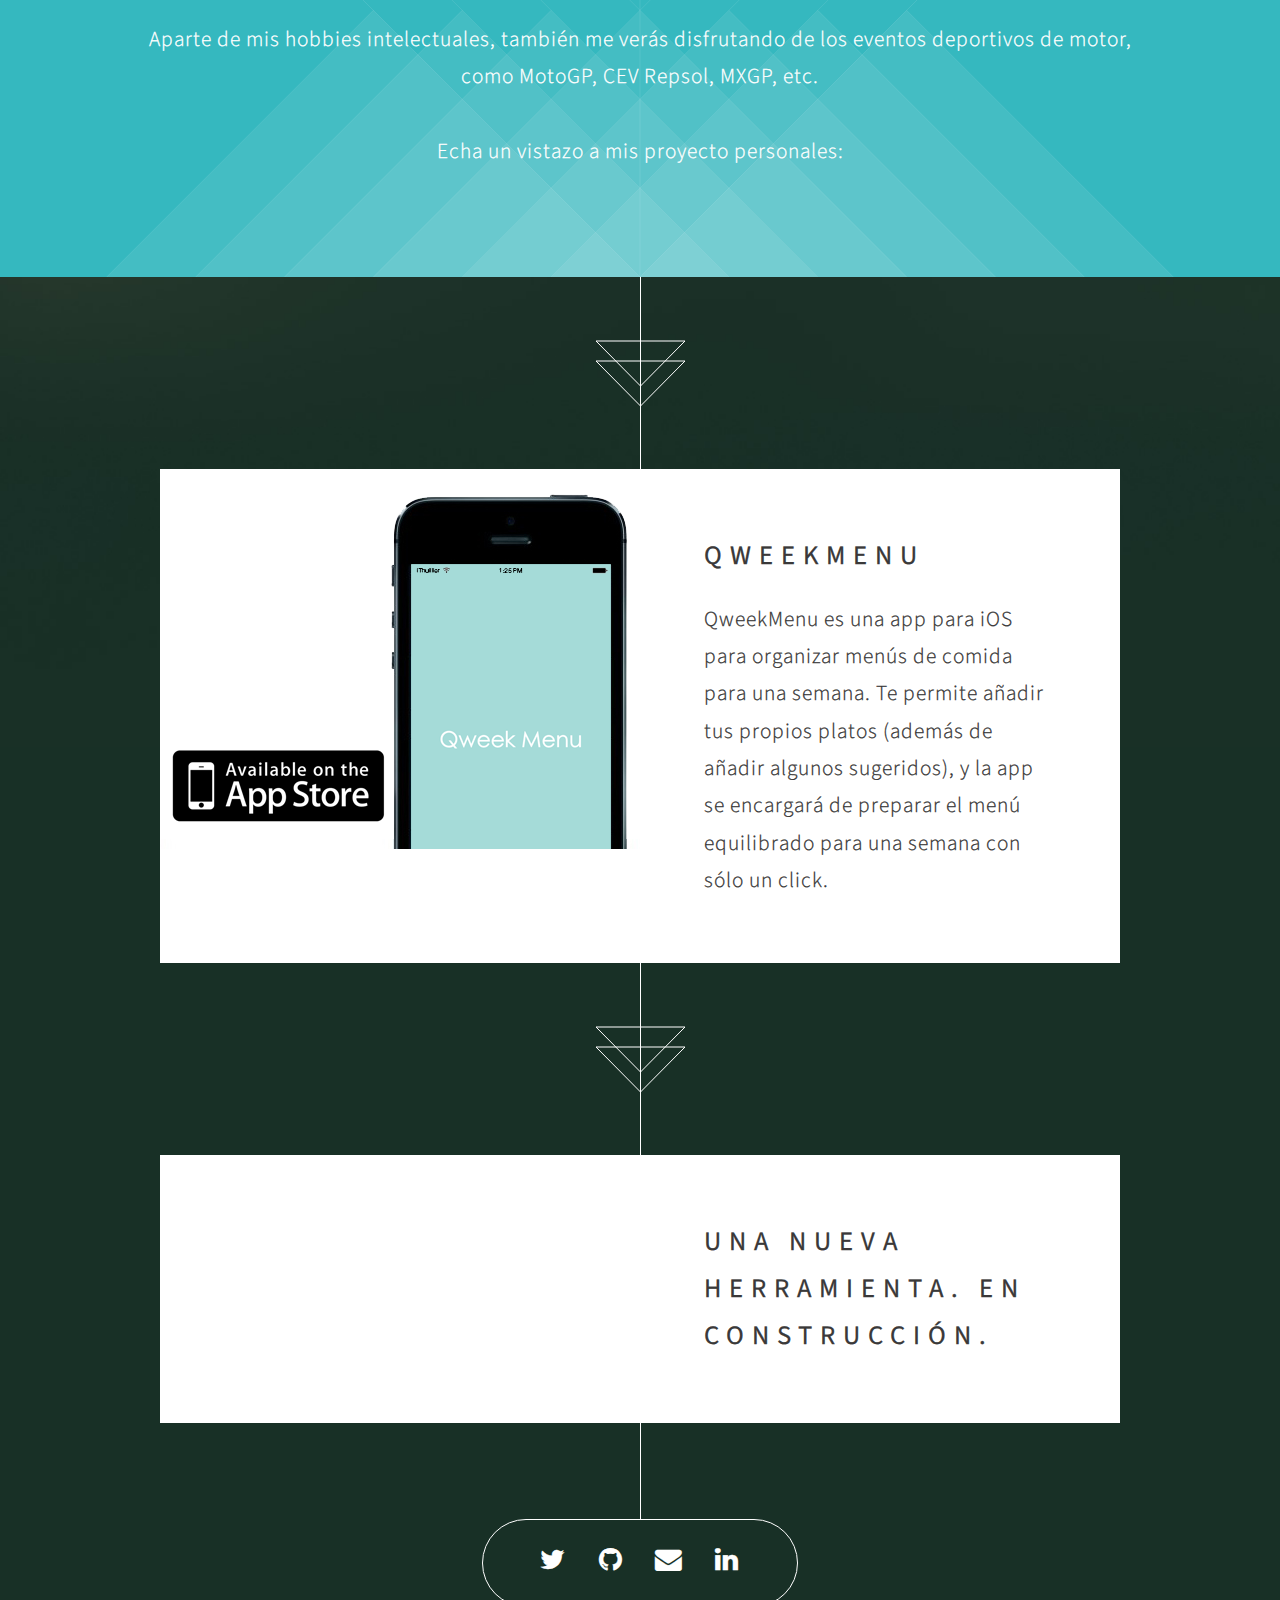
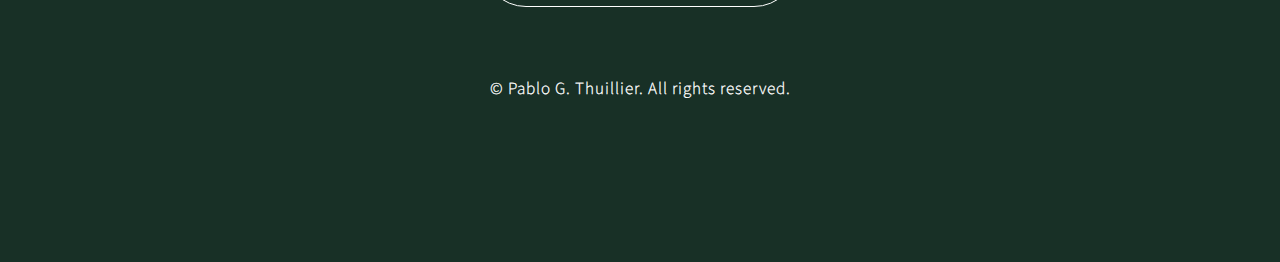
<file: ingeniero.html>
<!DOCTYPE HTML>
<!--
	Overflow 1.1 by HTML5 UP
	html5up.net | @n33co
	Free for personal and commercial use under the CCA 3.0 license (html5up.net/license)
-->
<html>
	<head>
		<title>Pablo G. Thuillier</title>
		<meta http-equiv="content-type" content="text/html; charset=utf-8" />
		<meta name="description" content="" />
		<meta name="keywords" content="" />
		<link href="http://fonts.googleapis.com/css?family=Source+Sans+Pro:300,400,600,300italic" rel="stylesheet" type="text/css" />
		<!--[if lte IE 8]><script src="css/ie/html5shiv.js"></script><![endif]-->
		<script src="js/jquery.min.js"></script>
		<script src="js/jquery.poptrox.min.js"></script>
		<script src="js/skel.min.js"></script>
		<script src="js/init.js"></script>
		<noscript>
			<link rel="stylesheet" href="css/skel-noscript.css" />
			<link rel="stylesheet" href="css/style.css" />
		</noscript>
		<!--[if lte IE 8]><link rel="stylesheet" href="css/ie/v8.css" /><![endif]-->
	</head>
	<body>

		<!-- Header -->
			<section id="header">
				<header>
					<h1><a href="..">Pablo G. Thuillier</a></h1>
					<p>Ingeniero de software</p>
				</header>
				<footer>
					<a href="#banner" class="button style2 scrolly scrolly-centered">#define PABLO_G_THUILLIER while(!asleep) achive(new.challange);</a>
				</footer>
			</section>

		<!-- Banner -->
			<section id="banner">
				<header>
					<h2>¡Hola, soy Pablo!</h2>
				</header>
				<p>Si no me conoces, soy un apasionado de la tecnología, <br /> 
					los lenguajes (en general), las creaciones de ficción <br /> 
					y la programación para pequeños dispositivos.<br />
					He trabajado como desarollador backend para <a href="http://www.europassmaker.com" target="_blank">EuropassMaker</a> y <a href="http://www.taxible.com" target="_blank">Taxible</a>,<br /> el primero de ellos construido en Codeigniter-PHP y el segundo en Django-Python.<br />
					Ahora mismo, trabajo como desarollador iOS para <a href="http://www.betvictor.com">BetVictor</a>.
				</p>
				<p>
				<br />
				Me encanta aprender nuevos lenguajes o nuevos paradigmas de programación, los retos y las convenciones de desarrollo. <br>

				<br>

				Me apoyo mucho en obras como Clean Code o Design Patterns, <br />
				pero para desconectar, admiro las obras audivisuales, ya sea en formato de cine o TV, 
				<br /> pero, siempre en versión original (con subtítulos).<br />

				<br />
				Aparte de mis hobbies intelectuales, también me verás disfrutando de los eventos deportivos de motor, <br /> como MotoGP, CEV Repsol, MXGP, etc. 
				</p>

			<p>
				<br />
				Echa un vistazo a mis proyecto personales:</a>
			</p>

			</section>

			<section id="projects">


			</section>


			<article id="first" class="container box style1 right">
				<a href="https://itunes.apple.com/us/app/qweekmenu/id906757019" class="image full"><img src="images/project_image.png" alt="" /></a>
				<div class="inner">
					<header>
						<h2>QweekMenu</h2>
					</header>
					<p>QweekMenu es una app para iOS para organizar menús de comida para una semana. Te permite añadir tus propios platos (además de añadir algunos sugeridos), y la app se encargará de preparar el menú equilibrado para una semana con sólo un click.</p>
				</div>
			</article>

			<article id="second" class="container box style1 right">
					<div class="inner">
					<header>
						<h2>Una nueva herramienta. EN CONSTRUCCIÓN.</h2>
					</header>
					</div>
			</article>


		<section id="footer">
			<ul class="icons">
				<li><a href="https://twitter.com/pablogthuillier" class="fa fa-twitter solo"><span>Twitter</span></a></li>
				<li><a href="https://github.com/pablogthuillier" class="fa fa-github solo"><span>Github</span></a></li>
				<li><a href="mailto:pgthuillier@gmail.com" class="fa fa-envelope solo"><span>Email</span></a></li>
				<li><a href="https://www.linkedin.com/in/pablogthuillier" class="fa fa-linkedin solo"><span>LinkedIn</span></a></li>
			</ul>
			<div class="copyright">
				<ul class="menu">
					<li>&copy; Pablo G. Thuillier. All rights reserved.</li>
				</ul>
			</div>
		</section>


<script>
  (function(i,s,o,g,r,a,m){i['GoogleAnalyticsObject']=r;i[r]=i[r]||function(){
  (i[r].q=i[r].q||[]).push(arguments)},i[r].l=1*new Date();a=s.createElement(o),
  m=s.getElementsByTagName(o)[0];a.async=1;a.src=g;m.parentNode.insertBefore(a,m)
  })(window,document,'script','https://www.google-analytics.com/analytics.js','ga');

  ga('create', 'UA-96539955-1', 'auto');
  ga('send', 'pageview');

</script>

	</body>
</html>
</file>
<file: css/ie/v8.css>
/*
	Overflow 1.1 by HTML5 UP
	html5up.net | @n33co
	Free for personal and commercial use under the CCA 3.0 license (html5up.net/license)
*/

/*********************************************************************************/
/* Basic                                                                         */
/*********************************************************************************/

	body
	{
		-ms-behavior: url('css/ie/backgroundsize.min.htc');
	}

	.button
	{
		position: relative;
		-ms-behavior: url('css/ie/PIE.htc');
	}
	
		.button.style3
		{
			background: #fefefe;
			border: solid 1px #dad9d9;
		}

/*********************************************************************************/
/* Footer                                                                        */
/*********************************************************************************/

	#footer
	{
	}

		#footer .icons
		{
			position: relative;
			-ms-behavior: url('css/ie/PIE.htc');
		}
		
/*********************************************************************************/
/* Header                                                                        */
/*********************************************************************************/

	#header
	{
	}
	
		#header header
		{
		}

			#header header p
			{
				border-top: solid 1px #888;
			}
</file>
<file: elpresidentedelmundo/css/ie/v8.css>
/*
	Overflow 1.1 by HTML5 UP
	html5up.net | @n33co
	Free for personal and commercial use under the CCA 3.0 license (html5up.net/license)
*/

/*********************************************************************************/
/* Basic                                                                         */
/*********************************************************************************/

	body
	{
		-ms-behavior: url('css/ie/backgroundsize.min.htc');
	}

	.button
	{
		position: relative;
		-ms-behavior: url('css/ie/PIE.htc');
	}
	
		.button.style3
		{
			background: #fefefe;
			border: solid 1px #dad9d9;
		}

/*********************************************************************************/
/* Footer                                                                        */
/*********************************************************************************/

	#footer
	{
	}

		#footer .icons
		{
			position: relative;
			-ms-behavior: url('css/ie/PIE.htc');
		}
		
/*********************************************************************************/
/* Header                                                                        */
/*********************************************************************************/

	#header
	{
	}
	
		#header header
		{
		}

			#header header p
			{
				border-top: solid 1px #888;
			}
</file>
<file: escritor/css/ie/v8.css>
/*
	Overflow 1.1 by HTML5 UP
	html5up.net | @n33co
	Free for personal and commercial use under the CCA 3.0 license (html5up.net/license)
*/

/*********************************************************************************/
/* Basic                                                                         */
/*********************************************************************************/

	body
	{
		-ms-behavior: url('css/ie/backgroundsize.min.htc');
	}

	.button
	{
		position: relative;
		-ms-behavior: url('css/ie/PIE.htc');
	}
	
		.button.style3
		{
			background: #fefefe;
			border: solid 1px #dad9d9;
		}

/*********************************************************************************/
/* Footer                                                                        */
/*********************************************************************************/

	#footer
	{
	}

		#footer .icons
		{
			position: relative;
			-ms-behavior: url('css/ie/PIE.htc');
		}
		
/*********************************************************************************/
/* Header                                                                        */
/*********************************************************************************/

	#header
	{
	}
	
		#header header
		{
		}

			#header header p
			{
				border-top: solid 1px #888;
			}
</file>
<file: ingeniero/css/ie/v8.css>
/*
	Overflow 1.1 by HTML5 UP
	html5up.net | @n33co
	Free for personal and commercial use under the CCA 3.0 license (html5up.net/license)
*/

/*********************************************************************************/
/* Basic                                                                         */
/*********************************************************************************/

	body
	{
		-ms-behavior: url('css/ie/backgroundsize.min.htc');
	}

	.button
	{
		position: relative;
		-ms-behavior: url('css/ie/PIE.htc');
	}
	
		.button.style3
		{
			background: #fefefe;
			border: solid 1px #dad9d9;
		}

/*********************************************************************************/
/* Footer                                                                        */
/*********************************************************************************/

	#footer
	{
	}

		#footer .icons
		{
			position: relative;
			-ms-behavior: url('css/ie/PIE.htc');
		}
		
/*********************************************************************************/
/* Header                                                                        */
/*********************************************************************************/

	#header
	{
	}
	
		#header header
		{
		}

			#header header p
			{
				border-top: solid 1px #888;
			}
</file>
<file: css/skel-noscript.css>
/* Resets (http://meyerweb.com/eric/tools/css/reset/ | v2.0 | 20110126 | License: none (public domain)) */

	html,body,div,span,applet,object,iframe,h1,h2,h3,h4,h5,h6,p,blockquote,pre,a,abbr,acronym,address,big,cite,code,del,dfn,em,img,ins,kbd,q,s,samp,small,strike,strong,sub,sup,tt,var,b,u,i,center,dl,dt,dd,ol,ul,li,fieldset,form,label,legend,table,caption,tbody,tfoot,thead,tr,th,td,article,aside,canvas,details,embed,figure,figcaption,footer,header,hgroup,menu,nav,output,ruby,section,summary,time,mark,audio,video{margin:0;padding:0;border:0;font-size:100%;font:inherit;vertical-align:baseline;}article,aside,details,figcaption,figure,footer,header,hgroup,menu,nav,section{display:block;}body{line-height:1;}ol,ul{list-style:none;}blockquote,q{quotes:none;}blockquote:before,blockquote:after,q:before,q:after{content:'';content:none;}table{border-collapse:collapse;border-spacing:0;}body{-webkit-text-size-adjust:none}

/* Box Model */

	*, *:before, *:after {
		-moz-box-sizing: border-box;
		-webkit-box-sizing: border-box;
		-o-box-sizing: border-box;
		-ms-box-sizing: border-box;
		box-sizing: border-box;
	}

/* Container */

	body {
		min-width: 1200px;
	}

	.container {
		width: 1200px;
		margin-left: auto;
		margin-right: auto;
	}

	/* Modifiers */
	
		.container.small {
			width: 900px;
		}

		.container.big {
			width: 100%;
			max-width: 1500px;
			min-width: 1200px;
		}

/* Grid */

	/* Cells */

		.\31 2u { width: 100% }
		.\31 1u { width: 91.6666666667% }
		.\31 0u { width: 83.3333333333% }
		.\39 u { width: 75% }
		.\38 u { width: 66.6666666667% }
		.\37 u { width: 58.3333333333% }
		.\36 u { width: 50% }
		.\35 u { width: 41.6666666667% }
		.\34 u { width: 33.3333333333% }
		.\33 u { width: 25% }
		.\32 u { width: 16.6666666667% }
		.\31 u { width: 8.3333333333% }
		.\-11u { margin-left: 91.6666666667% }
		.\-10u { margin-left: 83.3333333333% }
		.\-9u { margin-left: 75% }
		.\-8u { margin-left: 66.6666666667% }
		.\-7u { margin-left: 58.3333333333% }
		.\-6u { margin-left: 50% }
		.\-5u { margin-left: 41.6666666667% }
		.\-4u { margin-left: 33.3333333333% }
		.\-3u { margin-left: 25% }
		.\-2u { margin-left: 16.6666666667% }
		.\-1u { margin-left: 8.3333333333% }

		.row > * {
			padding: 50px 0 0 50px;
			float: left;
			-moz-box-sizing: border-box;
			-webkit-box-sizing: border-box;
			-o-box-sizing: border-box;
			-ms-box-sizing: border-box;
			box-sizing: border-box;
		}

		.row + .row > * {
			padding-top: 50px;
		}

		.row {
			margin-left: -50px;
		}

	/* Rows */

		.row:after {
			content: '';
			display: block;
			clear: both;
			height: 0;
		}

		.row:first-child > * {
			padding-top: 0;
		}

		.row > * {
			padding-top: 0;
		}

		/* Modifiers */

			/* Flush */

				.row.flush {
					margin-left: 0;
				}

				.row.flush > * {
					padding: 0 !important;
				}

			/* Quarter */

				.row.quarter > * {
					padding: 12.5px 0 0 12.5px;
				}

				.row.quarter + .row.quarter > * {
					padding-top: 12.5px;
				}

				.row.quarter {
					margin-left: -12.5px;
				}

			/* Half */

				.row.half > * {
					padding: 25px 0 0 25px;
				}

				.row.half + .row.half > * {
					padding-top: 25px;
				}

				.row.half {
					margin-left: -25px;
				}

			/* One and (a) Half */

				.row.oneandhalf > * {
					padding: 75px 0 0 75px;
				}

				.row.oneandhalf + .row.oneandhalf > * {
					padding-top: 75px;
				}

				.row.oneandhalf {
					margin-left: -75px;
				}

			/* Double */

				.row.double > * {
					padding: 100px 0 0 100px;
				}

				.row.double + .row.double > * {
					padding-top: 100px;
				}

				.row.double {
					margin-left: -100px;
				}
</file>
<file: css/style.css>
@charset 'UTF-8';

@font-face{font-family:'FontAwesome';src:url('font/fontawesome-webfont.eot?v=4.0.1');src:url('font/fontawesome-webfont.eot?#iefix&v=4.0.1') format('embedded-opentype'),url('font/fontawesome-webfont.woff?v=4.0.1') format('woff'),url('font/fontawesome-webfont.ttf?v=4.0.1') format('truetype'),url('font/fontawesome-webfont.svg?v=4.0.1#fontawesomeregular') format('svg');font-weight:normal;font-style:normal}

/*
	Overflow 1.1 by HTML5 UP
	html5up.net | @n33co
	Free for personal and commercial use under the CCA 3.0 license (html5up.net/license)
*/

/*********************************************************************************/
/* Basic                                                                         */
/*********************************************************************************/

	body
	{
		background: #183026 url('../images/bg.jpg') no-repeat;
		background-size: cover;
		background-position: center 0;
		background-attachment: fixed;
	}

	body,input,textarea,select
	{
		font-family: 'Source Sans Pro', sans-serif;
		font-size: 18pt;
		line-height: 1.75em;
		font-weight: 300;
		letter-spacing: 1px;
		color: #3a3939;
		text-shadow: 0 0 0.5px rgba(58,57,57,0.25);
		-webkit-text-stroke: 0.25px;
	}

	h1,h2,h3,h4,h5,h6
	{
		font-weight: 400;
		text-transform: uppercase;
		line-height: 1.75em;
	}

		h1 a, h2 a, h3 a, h4 a, h5 a, h6 a
		{
			color: inherit;
			text-decoration: none;
		}

	h2
	{
		font-size: 1.25em;
		letter-spacing: 8px;
	}

	h3
	{
		font-size: 1em;
		letter-spacing: 5px;
	}

	strong, b
	{
		font-weight: 400;
	}

	em, i
	{
		font-style: italic;
	}

	a
	{
		color: #35b88f;
		text-shadow: 0 0 0.5px rgba(53,184,143,0.25);
		-moz-transition: border-color 0.35s ease-in-out, color 0.35s ease-in-out;
		-webkit-transition: border-color 0.35s ease-in-out, color 0.35s ease-in-out;
		-o-transition: border-color 0.35s ease-in-out, color 0.35s ease-in-out;
		-ms-transition: border-color 0.35s ease-in-out, color 0.35s ease-in-out;
		transition: border-color 0.35s ease-in-out, color 0.35s ease-in-out;
		text-decoration: none;
		border-bottom: dotted 1px rgba(53,184,143,0.5);
	}

		a:hover
		{
			border-bottom-color: rgba(53,184,143,0);
		}

	sub
	{
		position: relative;
		top: 0.5em;
		font-size: 0.8em;
	}

	sup
	{
		position: relative;
		top: -0.5em;
		font-size: 0.8em;
	}

	hr
	{
		border: 0;
		border-top: solid 1px #dad9d9;
		margin: 2em 0 2em 0;
	}

	blockquote
	{
		border-left: solid 0.5em #eae9e9;
		padding: 1em 0 1em 2em;
		font-style: italic;
	}

	p, ul, ol, dl, table
	{
		margin-bottom: 1em;
	}

	header
	{
		margin-bottom: 1em;
	}

		header p
		{
			display: block;
			margin: 0.5em 0 0 0;
			padding: 0 0 1.5em 0;
		}

	footer
	{
		margin-top: 1em;
	}

	br.clear
	{
		clear: both;
	}

	/* Sections/Articles */

		section,
		article
		{
			margin-bottom: 3em;
		}

		section > :last-child,
		article > :last-child
		{
			margin-bottom: 0;
		}

		section:last-child,
		article:last-child
		{
			margin-bottom: 0;
		}

		.row > section,
		.row > article
		{
			margin-bottom: 0;
		}

	/* Images */

		.image
		{
			display: inline-block;
			border: 0;
		}

			.image img
			{
				display: block;
				width: 100%;
			}

			.image.featured
			{
				display: block;
				width: 100%;
				margin: 0 0 2em 0;
			}

			.image.full
			{
				display: block;
				width: 100%;
			}

			.image.left
			{
				float: left;
				margin: 0 2em 2em 0;
			}

			.image.centered
			{
				display: block;
				margin: 0 0 2em 0;
			}

				.image.centered img
				{
					margin: 0 auto;
					width: auto;
				}

	/* Projects */

	.project {
		width:100%;
		margin:0px auto;
		text-align:center;
	}

	.project.left{
		float:left;
	}


	/* Lists */

		ul.default
		{
			list-style: disc;
			padding-left: 1em;
		}

			ul.default li
			{
				padding-left: 1.5em;
				margin-top: 1.5em;
			}

			ul.default li:first-child
			{
				margin-top: 0;
			}

		ul.icons
		{
			cursor: default;
		}

			ul.icons li
			{
				display: inline-block;
			}

				ul.icons a
				{
					display: inline-block;
					width: 2.5em;
					height: 2.5em;
					line-height: 2.5em;
					text-align: center;
					border: 0;
				}

		ul.menu
		{
			cursor: default;
		}

			ul.menu li
			{
				display: inline-block;
				line-height: 1em;
				border-left: solid 1px #dad9d9;
				padding: 0 0 0 0.5em;
				margin: 0 0 0 0.5em;
			}

			ul.menu li:first-child
			{
				border-left: 0;
				padding-left: 0;
				margin-left: 0;
			}

		ul.actions
		{
			cursor: default;
		}

			ul.actions li
			{
				display: inline-block;
				margin: 0 0 0 0.5em;
			}

			ul.actions li:first-child
			{
				margin-left: 0;
			}

		ol.default
		{
			list-style: decimal;
			padding-left: 1.25em;
		}

			ol.default li
			{
				padding-left: 1.25em;
				margin-top: 1.5em;
			}

			ul.default li:first-child
			{
				margin-top: 0;
			}

	/* Forms */

		form
		{
		}

			form label
			{
				display: block;
				margin: 0 0 0.5em 0;
			}

			form input.button,
			form input.text,
			form select,
			form textarea
			{
				-webkit-appearance: none;
				display: block;
				border: 0;
				background: #f5f5f5;
				width: 100%;
				padding: 0.75em;
				-moz-transition: background-color 0.35s ease-in-out;
				-webkit-transition: background-color 0.35s ease-in-out;
				-o-transition: background-color 0.35s ease-in-out;
				-ms-transition: background-color 0.35s ease-in-out;
				transition: background-color 0.35s ease-in-out;
			}

				form input.text:focus,
				form select:focus,
				form textarea:focus
				{
					background: #f2f2f2;
				}

				form textarea
				{
					min-height: 12em;
				}

				form .formerize-placeholder
				{
					color: #5a5959 !important;
				}

				form ::-webkit-input-placeholder
				{
					color: #5a5959 !important;
				}

				form :-moz-placeholder
				{
					color: #5a5959 !important;
				}

				form ::-moz-placeholder
				{
					color: #5a5959 !important;
				}

				form :-ms-input-placeholder
				{
					color: #5a5959 !important;
				}

				form ::-moz-focus-inner
				{
					border: 0;
				}

			form input.text,
			form select
			{
				line-height: 1em;
			}

			form ul.actions
			{
				margin-bottom: 0;
				text-align: center;
			}

	/* Tables */

		.table-wrapper
		{
			width: 100%;
			overflow-x: auto;
			-webkit-overflow-scrolling: touch;
		}

		table
		{
			width: 100%;
		}

			table.default
			{
				width: 100%;
			}

				table.default tbody tr
				{
					border-top: solid 1px #eae9e9;
				}

				table.default tbody tr:first-child
				{
					border-top: 0;
				}

				table.default td
				{
					padding: 0.75em 1.25em 0.75em 1.25em;
				}

				table.default th
				{
					text-align: left;
					font-weight: 400;
					padding: 0.75em 1.25em 0.75em 1.25em;
				}

				table.default thead
				{
					background: #f5f5f5;
				}

				table.default tfoot
				{
				}

				table.default tbody
				{
				}

	/* Buttons */

		.button
		{
			position: relative;
			display: inline-block;
			border: 0;
			background: #35b88f;
			color: #fff;
			text-shadow: 0 0 0.5px rgba(255,255,255,0.25);
			cursor: pointer;
			text-decoration: none;
			outline: 0;
			padding: 1em 3em 1em 3em;
			text-align: center;
			border-radius: 3em;
			font-weight: 400;
			-moz-transition: background-color 0.35s ease-in-out, color 0.35s ease-in-out;
			-webkit-transition: background-color 0.35s ease-in-out, color 0.35s ease-in-out;
			-o-transition: background-color 0.35s ease-in-out, color 0.35s ease-in-out;
			-ms-transition: background-color 0.35s ease-in-out, color 0.35s ease-in-out;
			transition: background-color 0.35s ease-in-out, color 0.35s ease-in-out;
		}

			.button:hover
			{
				background: #45c89f;
			}

			.button.style2
			{
				color: #3a3939;
				background: #fff;
				box-shadow: inset 0 0 0 1px #fff;
			}

				.button.style2:hover
				{
					background: rgba(255,255,255,0.1);
					color: #fff !important;
					text-shadow: 0 0 0.5px rgba(255,255,255,0.25) !important;
				}

				.button.style2:active
				{
				}

			.button.style3
			{
				background: none;
				color: #3a3939;
				box-shadow: inset 0 0 0 1px #dad9d9;
			}

				.button.style3:hover
				{
					background: rgba(58,57,57,0.025);
				}

	/* Box */

		.box
		{
			position: relative;
			margin-top: 9em;
			margin-bottom: 0;
		}

			.box:after
			{
				content: '';
				display: block;
				position: absolute;
				top: -9em;
				left: 50%;
				height: 9em;
				border-left: solid 1px #fff;
			}

			.box:before
			{
				content: '';
				display: block;
				width: 90px;
				height: 66px;
				position: absolute;
				left: 50%;
				top: -4.5em;
				margin-left: -45px;
				margin-top: -33px;
				background: url('images/arrow.svg') no-repeat;
			}

			.box :last-child
			{
				margin-bottom: 0;
			}

			.box.style1
			{
				background: #fff;
				padding: 3em;
			}

				.box.style1 .image
				{
					display: block;
					position: absolute;
					top: 0;
					width: 50%;
					height: 100%;
					background: #FFFFFF;
					overflow: hidden;
				}

					.box.style1 .image img
					{
						position: absolute;
						top: 0;
/*						height: 100%;*/
						width: 100%;
					}

				.box.style1 .inner
				{
				}

					.box.style1 .inner > :last-child
					{
						margin: 0;
					}

				.box.style1.right
				{
				}

					.box.style1.right .image
					{
						left: 0;
					}

						.box.style1.right .image img
						{
							right: 0;
						}

					.box.style1.right .inner
					{
						margin-left: 50%;
						padding-left: 3em;
					}

				.box.style1.left
				{
				}

					.box.style1.left .image
					{
						right: 0;
					}

						.box.style1.left .image img
						{
							left: 0;
						}

					.box.style1.left .inner
					{
						margin-right: 50%;
						padding-right: 3em;
					}

			.box.style2
			{
				text-align: center;
			}

				.box.style2 header
				{
					display: inline-block;
					background: #fff;
					padding: 2em 3em 2em 3em;
					margin: 0;
				}

					.box.style2 header p
					{
						padding: 0;
					}

				.box.style2 .inner
				{
					position: relative;
					padding: 40px 0 0px 0;
				}

					.box.style2 .inner:after
					{
						content: '';
						display: block;
						position: absolute;
						top: 0;
						left: 50%;
						height: 100%;
						border-left: solid 1px #fff;
					}

					.box.style2 .inner .row
					{
						position: relative;
					}

						.box.style2 .inner .row:before
						{
							content: '';
							display: block;
							position: absolute;
							top: 50%;
							left: 20px;
							width: -moz-calc(100% - 40px);
							width: -webkit-calc(100% - 40px);
							width: -o-calc(100% - 40px);
							width: -ms-calc(100% - 40px);
							width: calc(100% - 40px);
							border-bottom: solid 1px #fff;
						}

					.box.style2 .inner .image
					{
						position: relative;
						z-index: 1;
						padding: 20px;
					}

			.box.style3
			{
				background: #fff;
				padding: 3em;
			}

				.box.style3 header
				{
					text-align: center;
				}

/*********************************************************************************/
/* Icons                                                                         */
/* Powered by Font Awesome by Dave Gandy | http://fontawesome.io                 */
/* Licensed under the SIL OFL 1.1 (font), MIT (CSS)                              */
/*********************************************************************************/

	.fa
	{
		text-decoration: none;
	}

		.fa.solo
		{
		}

			.fa.solo span
			{
				display: none;
			}

		.fa:before
		{
			display:inline-block;
			font-family: FontAwesome;
			font-size: 1.25em;
			text-decoration: none;
			font-style: normal;
			font-weight: normal;
			line-height: 1;
			-webkit-font-smoothing:antialiased;
			-moz-osx-font-smoothing:grayscale;
		}

		.fa-lg{font-size:1.3333333333333333em;line-height:.75em;vertical-align:-15%}
		.fa-2x{font-size:2em}
		.fa-3x{font-size:3em}
		.fa-4x{font-size:4em}
		.fa-5x{font-size:5em}
		.fa-fw{width:1.2857142857142858em;text-align:center}
		.fa-ul{padding-left:0;margin-left:2.142857142857143em;list-style-type:none}.fa-ul>li{position:relative}
		.fa-li{position:absolute;left:-2.142857142857143em;width:2.142857142857143em;top:.14285714285714285em;text-align:center}.fa-li.fa-lg{left:-1.8571428571428572em}
		.fa-border{padding:.2em .25em .15em;border:solid .08em #eee;border-radius:.1em}
		.pull-right{float:right}
		.pull-left{float:left}
		.fa.pull-left{margin-right:.3em}
		.fa.pull-right{margin-left:.3em}
		.fa-spin{-webkit-animation:spin 2s infinite linear;-moz-animation:spin 2s infinite linear;-o-animation:spin 2s infinite linear;animation:spin 2s infinite linear}
		@-moz-keyframes spin{0%{-moz-transform:rotate(0deg)} 100%{-moz-transform:rotate(359deg)}}@-webkit-keyframes spin{0%{-webkit-transform:rotate(0deg)} 100%{-webkit-transform:rotate(359deg)}}@-o-keyframes spin{0%{-o-transform:rotate(0deg)} 100%{-o-transform:rotate(359deg)}}@-ms-keyframes spin{0%{-ms-transform:rotate(0deg)} 100%{-ms-transform:rotate(359deg)}}@keyframes spin{0%{transform:rotate(0deg)} 100%{transform:rotate(359deg)}}.fa-rotate-90{filter:progid:DXImageTransform.Microsoft.BasicImage(rotation=1);-webkit-transform:rotate(90deg);-moz-transform:rotate(90deg);-ms-transform:rotate(90deg);-o-transform:rotate(90deg);transform:rotate(90deg)}
		.fa-rotate-180{filter:progid:DXImageTransform.Microsoft.BasicImage(rotation=2);-webkit-transform:rotate(180deg);-moz-transform:rotate(180deg);-ms-transform:rotate(180deg);-o-transform:rotate(180deg);transform:rotate(180deg)}
		.fa-rotate-270{filter:progid:DXImageTransform.Microsoft.BasicImage(rotation=3);-webkit-transform:rotate(270deg);-moz-transform:rotate(270deg);-ms-transform:rotate(270deg);-o-transform:rotate(270deg);transform:rotate(270deg)}
		.fa-flip-horizontal{filter:progid:DXImageTransform.Microsoft.BasicImage(rotation=0, mirror=1);-webkit-transform:scale(-1, 1);-moz-transform:scale(-1, 1);-ms-transform:scale(-1, 1);-o-transform:scale(-1, 1);transform:scale(-1, 1)}
		.fa-flip-vertical{filter:progid:DXImageTransform.Microsoft.BasicImage(rotation=2, mirror=1);-webkit-transform:scale(1, -1);-moz-transform:scale(1, -1);-ms-transform:scale(1, -1);-o-transform:scale(1, -1);transform:scale(1, -1)}
		.fa-stack{position:relative;display:inline-block;width:2em;height:2em;line-height:2em;vertical-align:middle}
		.fa-stack-1x,.fa-stack-2x{position:absolute;left:0;width:100%;text-align:center}
		.fa-stack-1x{line-height:inherit}
		.fa-stack-2x{font-size:2em}
		.fa-inverse{color:#fff}
		.fa-glass:before{content:"\f000"}
		.fa-music:before{content:"\f001"}
		.fa-search:before{content:"\f002"}
		.fa-envelope-o:before{content:"\f003"}
		.fa-heart:before{content:"\f004"}
		.fa-star:before{content:"\f005"}
		.fa-star-o:before{content:"\f006"}
		.fa-user:before{content:"\f007"}
		.fa-film:before{content:"\f008"}
		.fa-th-large:before{content:"\f009"}
		.fa-th:before{content:"\f00a"}
		.fa-th-list:before{content:"\f00b"}
		.fa-check:before{content:"\f00c"}
		.fa-times:before{content:"\f00d"}
		.fa-search-plus:before{content:"\f00e"}
		.fa-search-minus:before{content:"\f010"}
		.fa-power-off:before{content:"\f011"}
		.fa-signal:before{content:"\f012"}
		.fa-gear:before,.fa-cog:before{content:"\f013"}
		.fa-trash-o:before{content:"\f014"}
		.fa-home:before{content:"\f015"}
		.fa-file-o:before{content:"\f016"}
		.fa-clock-o:before{content:"\f017"}
		.fa-road:before{content:"\f018"}
		.fa-download:before{content:"\f019"}
		.fa-arrow-circle-o-down:before{content:"\f01a"}
		.fa-arrow-circle-o-up:before{content:"\f01b"}
		.fa-inbox:before{content:"\f01c"}
		.fa-play-circle-o:before{content:"\f01d"}
		.fa-rotate-right:before,.fa-repeat:before{content:"\f01e"}
		.fa-refresh:before{content:"\f021"}
		.fa-list-alt:before{content:"\f022"}
		.fa-lock:before{content:"\f023"}
		.fa-flag:before{content:"\f024"}
		.fa-headphones:before{content:"\f025"}
		.fa-volume-off:before{content:"\f026"}
		.fa-volume-down:before{content:"\f027"}
		.fa-volume-up:before{content:"\f028"}
		.fa-qrcode:before{content:"\f029"}
		.fa-barcode:before{content:"\f02a"}
		.fa-tag:before{content:"\f02b"}
		.fa-tags:before{content:"\f02c"}
		.fa-book:before{content:"\f02d"}
		.fa-bookmark:before{content:"\f02e"}
		.fa-print:before{content:"\f02f"}
		.fa-camera:before{content:"\f030"}
		.fa-font:before{content:"\f031"}
		.fa-bold:before{content:"\f032"}
		.fa-italic:before{content:"\f033"}
		.fa-text-height:before{content:"\f034"}
		.fa-text-width:before{content:"\f035"}
		.fa-align-left:before{content:"\f036"}
		.fa-align-center:before{content:"\f037"}
		.fa-align-right:before{content:"\f038"}
		.fa-align-justify:before{content:"\f039"}
		.fa-list:before{content:"\f03a"}
		.fa-dedent:before,.fa-outdent:before{content:"\f03b"}
		.fa-indent:before{content:"\f03c"}
		.fa-video-camera:before{content:"\f03d"}
		.fa-picture-o:before{content:"\f03e"}
		.fa-pencil:before{content:"\f040"}
		.fa-map-marker:before{content:"\f041"}
		.fa-adjust:before{content:"\f042"}
		.fa-tint:before{content:"\f043"}
		.fa-edit:before,.fa-pencil-square-o:before{content:"\f044"}
		.fa-share-square-o:before{content:"\f045"}
		.fa-check-square-o:before{content:"\f046"}
		.fa-move:before{content:"\f047"}
		.fa-step-backward:before{content:"\f048"}
		.fa-fast-backward:before{content:"\f049"}
		.fa-backward:before{content:"\f04a"}
		.fa-play:before{content:"\f04b"}
		.fa-pause:before{content:"\f04c"}
		.fa-stop:before{content:"\f04d"}
		.fa-forward:before{content:"\f04e"}
		.fa-fast-forward:before{content:"\f050"}
		.fa-step-forward:before{content:"\f051"}
		.fa-eject:before{content:"\f052"}
		.fa-chevron-left:before{content:"\f053"}
		.fa-chevron-right:before{content:"\f054"}
		.fa-plus-circle:before{content:"\f055"}
		.fa-minus-circle:before{content:"\f056"}
		.fa-times-circle:before{content:"\f057"}
		.fa-check-circle:before{content:"\f058"}
		.fa-question-circle:before{content:"\f059"}
		.fa-info-circle:before{content:"\f05a"}
		.fa-crosshairs:before{content:"\f05b"}
		.fa-times-circle-o:before{content:"\f05c"}
		.fa-check-circle-o:before{content:"\f05d"}
		.fa-ban:before{content:"\f05e"}
		.fa-arrow-left:before{content:"\f060"}
		.fa-arrow-right:before{content:"\f061"}
		.fa-arrow-up:before{content:"\f062"}
		.fa-arrow-down:before{content:"\f063"}
		.fa-mail-forward:before,.fa-share:before{content:"\f064"}
		.fa-resize-full:before{content:"\f065"}
		.fa-resize-small:before{content:"\f066"}
		.fa-plus:before{content:"\f067"}
		.fa-minus:before{content:"\f068"}
		.fa-asterisk:before{content:"\f069"}
		.fa-exclamation-circle:before{content:"\f06a"}
		.fa-gift:before{content:"\f06b"}
		.fa-leaf:before{content:"\f06c"}
		.fa-fire:before{content:"\f06d"}
		.fa-eye:before{content:"\f06e"}
		.fa-eye-slash:before{content:"\f070"}
		.fa-warning:before,.fa-exclamation-triangle:before{content:"\f071"}
		.fa-plane:before{content:"\f072"}
		.fa-calendar:before{content:"\f073"}
		.fa-random:before{content:"\f074"}
		.fa-comment:before{content:"\f075"}
		.fa-magnet:before{content:"\f076"}
		.fa-chevron-up:before{content:"\f077"}
		.fa-chevron-down:before{content:"\f078"}
		.fa-retweet:before{content:"\f079"}
		.fa-shopping-cart:before{content:"\f07a"}
		.fa-folder:before{content:"\f07b"}
		.fa-folder-open:before{content:"\f07c"}
		.fa-resize-vertical:before{content:"\f07d"}
		.fa-resize-horizontal:before{content:"\f07e"}
		.fa-bar-chart-o:before{content:"\f080"}
		.fa-twitter-square:before{content:"\f081"}
		.fa-facebook-square:before{content:"\f082"}
		.fa-camera-retro:before{content:"\f083"}
		.fa-key:before{content:"\f084"}
		.fa-gears:before,.fa-cogs:before{content:"\f085"}
		.fa-comments:before{content:"\f086"}
		.fa-thumbs-o-up:before{content:"\f087"}
		.fa-thumbs-o-down:before{content:"\f088"}
		.fa-star-half:before{content:"\f089"}
		.fa-heart-o:before{content:"\f08a"}
		.fa-sign-out:before{content:"\f08b"}
		.fa-linkedin-square:before{content:"\f08c"}
		.fa-thumb-tack:before{content:"\f08d"}
		.fa-external-link:before{content:"\f08e"}
		.fa-sign-in:before{content:"\f090"}
		.fa-trophy:before{content:"\f091"}
		.fa-github-square:before{content:"\f092"}
		.fa-upload:before{content:"\f093"}
		.fa-lemon-o:before{content:"\f094"}
		.fa-phone:before{content:"\f095"}
		.fa-square-o:before{content:"\f096"}
		.fa-bookmark-o:before{content:"\f097"}
		.fa-phone-square:before{content:"\f098"}
		.fa-twitter:before{content:"\f099"}
		.fa-facebook:before{content:"\f09a"}
		.fa-github:before{content:"\f09b"}
		.fa-unlock:before{content:"\f09c"}
		.fa-credit-card:before{content:"\f09d"}
		.fa-rss:before{content:"\f09e"}
		.fa-hdd-o:before{content:"\f0a0"}
		.fa-bullhorn:before{content:"\f0a1"}
		.fa-bell:before{content:"\f0f3"}
		.fa-certificate:before{content:"\f0a3"}
		.fa-hand-o-right:before{content:"\f0a4"}
		.fa-hand-o-left:before{content:"\f0a5"}
		.fa-hand-o-up:before{content:"\f0a6"}
		.fa-hand-o-down:before{content:"\f0a7"}
		.fa-arrow-circle-left:before{content:"\f0a8"}
		.fa-arrow-circle-right:before{content:"\f0a9"}
		.fa-arrow-circle-up:before{content:"\f0aa"}
		.fa-arrow-circle-down:before{content:"\f0ab"}
		.fa-globe:before{content:"\f0ac"}
		.fa-wrench:before{content:"\f0ad"}
		.fa-tasks:before{content:"\f0ae"}
		.fa-filter:before{content:"\f0b0"}
		.fa-briefcase:before{content:"\f0b1"}
		.fa-fullscreen:before{content:"\f0b2"}
		.fa-group:before{content:"\f0c0"}
		.fa-chain:before,.fa-link:before{content:"\f0c1"}
		.fa-cloud:before{content:"\f0c2"}
		.fa-flask:before{content:"\f0c3"}
		.fa-cut:before,.fa-scissors:before{content:"\f0c4"}
		.fa-copy:before,.fa-files-o:before{content:"\f0c5"}
		.fa-paperclip:before{content:"\f0c6"}
		.fa-save:before,.fa-floppy-o:before{content:"\f0c7"}
		.fa-square:before{content:"\f0c8"}
		.fa-reorder:before{content:"\f0c9"}
		.fa-list-ul:before{content:"\f0ca"}
		.fa-list-ol:before{content:"\f0cb"}
		.fa-strikethrough:before{content:"\f0cc"}
		.fa-underline:before{content:"\f0cd"}
		.fa-table:before{content:"\f0ce"}
		.fa-magic:before{content:"\f0d0"}
		.fa-truck:before{content:"\f0d1"}
		.fa-pinterest:before{content:"\f0d2"}
		.fa-pinterest-square:before{content:"\f0d3"}
		.fa-google-plus-square:before{content:"\f0d4"}
		.fa-google-plus:before{content:"\f0d5"}
		.fa-money:before{content:"\f0d6"}
		.fa-caret-down:before{content:"\f0d7"}
		.fa-caret-up:before{content:"\f0d8"}
		.fa-caret-left:before{content:"\f0d9"}
		.fa-caret-right:before{content:"\f0da"}
		.fa-columns:before{content:"\f0db"}
		.fa-unsorted:before,.fa-sort:before{content:"\f0dc"}
		.fa-sort-down:before,.fa-sort-asc:before{content:"\f0dd"}
		.fa-sort-up:before,.fa-sort-desc:before{content:"\f0de"}
		.fa-envelope:before{content:"\f0e0"}
		.fa-linkedin:before{content:"\f0e1"}
		.fa-rotate-left:before,.fa-undo:before{content:"\f0e2"}
		.fa-legal:before,.fa-gavel:before{content:"\f0e3"}
		.fa-dashboard:before,.fa-tachometer:before{content:"\f0e4"}
		.fa-comment-o:before{content:"\f0e5"}
		.fa-comments-o:before{content:"\f0e6"}
		.fa-flash:before,.fa-bolt:before{content:"\f0e7"}
		.fa-sitemap:before{content:"\f0e8"}
		.fa-umbrella:before{content:"\f0e9"}
		.fa-paste:before,.fa-clipboard:before{content:"\f0ea"}
		.fa-lightbulb-o:before{content:"\f0eb"}
		.fa-exchange:before{content:"\f0ec"}
		.fa-cloud-download:before{content:"\f0ed"}
		.fa-cloud-upload:before{content:"\f0ee"}
		.fa-user-md:before{content:"\f0f0"}
		.fa-stethoscope:before{content:"\f0f1"}
		.fa-suitcase:before{content:"\f0f2"}
		.fa-bell-o:before{content:"\f0a2"}
		.fa-coffee:before{content:"\f0f4"}
		.fa-cutlery:before{content:"\f0f5"}
		.fa-file-text-o:before{content:"\f0f6"}
		.fa-building:before{content:"\f0f7"}
		.fa-hospital:before{content:"\f0f8"}
		.fa-ambulance:before{content:"\f0f9"}
		.fa-medkit:before{content:"\f0fa"}
		.fa-fighter-jet:before{content:"\f0fb"}
		.fa-beer:before{content:"\f0fc"}
		.fa-h-square:before{content:"\f0fd"}
		.fa-plus-square:before{content:"\f0fe"}
		.fa-angle-double-left:before{content:"\f100"}
		.fa-angle-double-right:before{content:"\f101"}
		.fa-angle-double-up:before{content:"\f102"}
		.fa-angle-double-down:before{content:"\f103"}
		.fa-angle-left:before{content:"\f104"}
		.fa-angle-right:before{content:"\f105"}
		.fa-angle-up:before{content:"\f106"}
		.fa-angle-down:before{content:"\f107"}
		.fa-desktop:before{content:"\f108"}
		.fa-laptop:before{content:"\f109"}
		.fa-tablet:before{content:"\f10a"}
		.fa-mobile-phone:before,.fa-mobile:before{content:"\f10b"}
		.fa-circle-o:before{content:"\f10c"}
		.fa-quote-left:before{content:"\f10d"}
		.fa-quote-right:before{content:"\f10e"}
		.fa-spinner:before{content:"\f110"}
		.fa-circle:before{content:"\f111"}
		.fa-mail-reply:before,.fa-reply:before{content:"\f112"}
		.fa-github-alt:before{content:"\f113"}
		.fa-folder-o:before{content:"\f114"}
		.fa-folder-open-o:before{content:"\f115"}
		.fa-expand-o:before{content:"\f116"}
		.fa-collapse-o:before{content:"\f117"}
		.fa-smile-o:before{content:"\f118"}
		.fa-frown-o:before{content:"\f119"}
		.fa-meh-o:before{content:"\f11a"}
		.fa-gamepad:before{content:"\f11b"}
		.fa-keyboard-o:before{content:"\f11c"}
		.fa-flag-o:before{content:"\f11d"}
		.fa-flag-checkered:before{content:"\f11e"}
		.fa-terminal:before{content:"\f120"}
		.fa-code:before{content:"\f121"}
		.fa-reply-all:before{content:"\f122"}
		.fa-mail-reply-all:before{content:"\f122"}
		.fa-star-half-empty:before,.fa-star-half-full:before,.fa-star-half-o:before{content:"\f123"}
		.fa-location-arrow:before{content:"\f124"}
		.fa-crop:before{content:"\f125"}
		.fa-code-fork:before{content:"\f126"}
		.fa-unlink:before,.fa-chain-broken:before{content:"\f127"}
		.fa-question:before{content:"\f128"}
		.fa-info:before{content:"\f129"}
		.fa-exclamation:before{content:"\f12a"}
		.fa-superscript:before{content:"\f12b"}
		.fa-subscript:before{content:"\f12c"}
		.fa-eraser:before{content:"\f12d"}
		.fa-puzzle-piece:before{content:"\f12e"}
		.fa-microphone:before{content:"\f130"}
		.fa-microphone-slash:before{content:"\f131"}
		.fa-shield:before{content:"\f132"}
		.fa-calendar-o:before{content:"\f133"}
		.fa-fire-extinguisher:before{content:"\f134"}
		.fa-rocket:before{content:"\f135"}
		.fa-maxcdn:before{content:"\f136"}
		.fa-chevron-circle-left:before{content:"\f137"}
		.fa-chevron-circle-right:before{content:"\f138"}
		.fa-chevron-circle-up:before{content:"\f139"}
		.fa-chevron-circle-down:before{content:"\f13a"}
		.fa-html5:before{content:"\f13b"}
		.fa-css3:before{content:"\f13c"}
		.fa-anchor:before{content:"\f13d"}
		.fa-unlock-o:before{content:"\f13e"}
		.fa-bullseye:before{content:"\f140"}
		.fa-ellipsis-horizontal:before{content:"\f141"}
		.fa-ellipsis-vertical:before{content:"\f142"}
		.fa-rss-square:before{content:"\f143"}
		.fa-play-circle:before{content:"\f144"}
		.fa-ticket:before{content:"\f145"}
		.fa-minus-square:before{content:"\f146"}
		.fa-minus-square-o:before{content:"\f147"}
		.fa-level-up:before{content:"\f148"}
		.fa-level-down:before{content:"\f149"}
		.fa-check-square:before{content:"\f14a"}
		.fa-pencil-square:before{content:"\f14b"}
		.fa-external-link-square:before{content:"\f14c"}
		.fa-share-square:before{content:"\f14d"}
		.fa-compass:before{content:"\f14e"}
		.fa-toggle-down:before,.fa-caret-square-o-down:before{content:"\f150"}
		.fa-toggle-up:before,.fa-caret-square-o-up:before{content:"\f151"}
		.fa-toggle-right:before,.fa-caret-square-o-right:before{content:"\f152"}
		.fa-euro:before,.fa-eur:before{content:"\f153"}
		.fa-gbp:before{content:"\f154"}
		.fa-dollar:before,.fa-usd:before{content:"\f155"}
		.fa-rupee:before,.fa-inr:before{content:"\f156"}
		.fa-cny:before,.fa-rmb:before,.fa-yen:before,.fa-jpy:before{content:"\f157"}
		.fa-ruble:before,.fa-rouble:before,.fa-rub:before{content:"\f158"}
		.fa-won:before,.fa-krw:before{content:"\f159"}
		.fa-bitcoin:before,.fa-btc:before{content:"\f15a"}
		.fa-file:before{content:"\f15b"}
		.fa-file-text:before{content:"\f15c"}
		.fa-sort-alpha-asc:before{content:"\f15d"}
		.fa-sort-alpha-desc:before{content:"\f15e"}
		.fa-sort-amount-asc:before{content:"\f160"}
		.fa-sort-amount-desc:before{content:"\f161"}
		.fa-sort-numeric-asc:before{content:"\f162"}
		.fa-sort-numeric-desc:before{content:"\f163"}
		.fa-thumbs-up:before{content:"\f164"}
		.fa-thumbs-down:before{content:"\f165"}
		.fa-youtube-square:before{content:"\f166"}
		.fa-youtube:before{content:"\f167"}
		.fa-xing:before{content:"\f168"}
		.fa-xing-square:before{content:"\f169"}
		.fa-youtube-play:before{content:"\f16a"}
		.fa-dropbox:before{content:"\f16b"}
		.fa-stack-overflow:before{content:"\f16c"}
		.fa-instagram:before{content:"\f16d"}
		.fa-flickr:before{content:"\f16e"}
		.fa-adn:before{content:"\f170"}
		.fa-bitbucket:before{content:"\f171"}
		.fa-bitbucket-square:before{content:"\f172"}
		.fa-tumblr:before{content:"\f173"}
		.fa-tumblr-square:before{content:"\f174"}
		.fa-long-arrow-down:before{content:"\f175"}
		.fa-long-arrow-up:before{content:"\f176"}
		.fa-long-arrow-left:before{content:"\f177"}
		.fa-long-arrow-right:before{content:"\f178"}
		.fa-apple:before{content:"\f179"}
		.fa-windows:before{content:"\f17a"}
		.fa-android:before{content:"\f17b"}
		.fa-linux:before{content:"\f17c"}
		.fa-dribbble:before{content:"\f17d"}
		.fa-skype:before{content:"\f17e"}
		.fa-foursquare:before{content:"\f180"}
		.fa-trello:before{content:"\f181"}
		.fa-female:before{content:"\f182"}
		.fa-male:before{content:"\f183"}
		.fa-gittip:before{content:"\f184"}
		.fa-sun-o:before{content:"\f185"}
		.fa-moon-o:before{content:"\f186"}
		.fa-archive:before{content:"\f187"}
		.fa-bug:before{content:"\f188"}
		.fa-vk:before{content:"\f189"}
		.fa-weibo:before{content:"\f18a"}
		.fa-renren:before{content:"\f18b"}
		.fa-pagelines:before{content:"\f18c"}
		.fa-stack-exchange:before{content:"\f18d"}
		.fa-arrow-circle-o-right:before{content:"\f18e"}
		.fa-arrow-circle-o-left:before{content:"\f190"}
		.fa-toggle-left:before,.fa-caret-square-o-left:before{content:"\f191"}
		.fa-dot-circle-o:before{content:"\f192"}
		.fa-wheelchair:before{content:"\f193"}
		.fa-vimeo-square:before{content:"\f194"}
		.fa-turkish-lira:before,.fa-try:before{content:"\f195"}

/*********************************************************************************/
/* Header                                                                        */
/*********************************************************************************/

	#header
	{
		position: relative;
		color: #fff;
		text-shadow: 0 0 0.5px rgba(255,255,255,0.25);
		text-align: center;
		margin: 0;
		padding: 14em 0 14em 0;
		cursor: default;
	}

		#header header
		{
			display: inline-block;
			padding: 0 0 4.5em 0;
		}

			#header header h1
			{
				font-weight: 600;
				font-size: 2em;
				letter-spacing: 10px;
			}

			#header header p
			{
				border-top: solid 1px rgba(255,255,255,0.5);
				color: rgba(255,255,255,0.75);
				text-shadow: 0 0 0.5px rgba(255,255,255,0.1875);
				font-size: 1em;
				text-transform: uppercase;
				letter-spacing: 3px;
				padding: 0;
				margin-top: 0.35em;
			}

				#header header p:before
				{
					content: '';
					display: block;
					border-top: solid 1px rgba(255,255,255,0.5);
					margin: 4px 0 0.8em 0;
				}

		#header footer
		{
			position: absolute;
			bottom: 9em;
			margin: 0;
			width: 100%;
		}

			#header footer:after
			{
				content: '';
				display: block;
				position: absolute;
				bottom: -9em;
				left: 50%;
				height: 9em;
				border-left: solid 1px #fff;
			}

			#header footer:before
			{
				content: '';
				display: block;
				width: 90px;
				height: 66px;
				position: absolute;
				left: 50%;
				bottom: -4.5em;
				margin-left: -45px;
				margin-bottom: -33px;
				background: url('images/arrow.svg') no-repeat;
			}

/*********************************************************************************/
/* Banner                                                                        */
/*********************************************************************************/

	#banner
	{
		position: relative;
		color: #fff;
		text-shadow: 0 0 0.5px rgba(255,255,255,0.25);
		text-align: center;
		background: #35B8BF url('images/banner.svg') bottom center no-repeat;
		padding: 5em 0 5em 0;
		margin: 0;
		background-size: 125% auto;
	}

		#banner .button
		{
			color: #35B8BF;
			text-shadow: 0 0 0.5px rgba(53,184,130,0.25);
		}

		#banner header
		{
			margin: 0 0 2em 0;
		}

			#banner header h2
			{
				font-weight: 400;
				font-size: 1.75em;
				letter-spacing: 8px;
			}

		#banner p
		{
			margin: 0;
		}

		#banner footer
		{
			margin: 2em 0 0 0;
		}

		#banner a
		{
			color: inherit;
			border-bottom-color: rgba(255,255,255,0.5);
		}

			#banner a:hover
			{
				border-bottom-color: rgba(255,255,255,0);
			}

/*********************************************************************************/
/* Footer                                                                        */
/*********************************************************************************/

	#footer
	{
		position: relative;
		color: #fff;
		text-shadow: 0 0 0.5px rgba(255,255,255,0.25);
		text-align: center;
		margin: 4.5em 0 0 0;
	}

		#footer:after
		{
			content: '';
			display: block;
			position: absolute;
			top: -4.5em;
			left: 50%;
			height: 4.5em;
			border-left: solid 1px #fff;
		}

		#footer a
		{
			color: #fff;
			text-shadow: 0 0 0.5px rgba(255,255,255,0.25);
			border-bottom-color: rgba(255,255,255,0.5);
		}

			#footer a:hover
			{
				color: #35b88f;
				text-shadow: 0 0 0.5px rgba(69,200,159,0.25);
				border-bottom-color: rgba(53,184,143,0.5);
			}

		#footer .icons
		{
			padding: 0.75em 2em 0.75em 2em;
			border-radius: 3em;
			border: solid 1px #fff;
			display: inline-block;
			margin: 0 0 3em 0;
		}

		#footer .copyright
		{
			margin: 0 0 9em 0;
			font-size: 0.8em;
		}

/*********************************************************************************/
/* Poptrox                                                                       */
/*********************************************************************************/

	.poptrox-popup
	{
		background: #fff;
		-moz-box-sizing: content-box;
		-webkit-box-sizing: content-box;
		-o-box-sizing: content-box;
		-ms-box-sizing: content-box;
		box-sizing: content-box;
		padding-bottom: 3em;
	}

		.poptrox-popup .loader
		{
			width: 48px;
			height: 48px;
			background: url('images/loader.gif');
			position: absolute;
			top: 50%;
			left: 50%;
			margin: -24px 0 0 -24px;
		}

		.poptrox-popup .caption
		{
			position: absolute;
			bottom: 0;
			left: 0;
			background: #fff;
			width: 100%;
			height: 3em;
			line-height: 3em;
			text-align: center;
			cursor: default;
			z-index: 1;
		}

		.poptrox-popup .nav-next,
		.poptrox-popup .nav-previous
		{
			position: absolute;
			top: 0;
			width: 50%;
			height: 100%;
			opacity: 0;
			cursor: pointer;
			background: rgba(0,0,0,0.01);
			-moz-transition: opacity 0.5s ease-in-out;
			-webkit-transition: opacity 0.5s ease-in-out;
			-o-transition: opacity 0.5s ease-in-out;
			-ms-transition: opacity 0.5s ease-in-out;
			transition: opacity 0.5s ease-in-out;
			-webkit-tap-highlight-color: rgba(255,255,255,0);
		}

			.poptrox-popup .nav-next:before,
			.poptrox-popup .nav-previous:before
			{
				content: '';
				position: absolute;
				width: 96px;
				height: 64px;
				background: url('images/poptrox-nav.svg');
				top: -moz-calc(50% - 1.5em);
				top: -webkit-calc(50% - 1.5em);
				top: -o-calc(50% - 1.5em);
				top: -ms-calc(50% - 1.5em);
				top: calc(50% - 1.5em);
				margin: -32px 0 0 0;
			}

			.poptrox-popup:hover .nav-next,
			.poptrox-popup:hover .nav-previous
			{
				opacity: 0.5;
			}

			.poptrox-popup:hover .nav-next:hover,
			.poptrox-popup:hover .nav-previous:hover
			{
				opacity: 1.0;
			}

			.poptrox-popup .nav-previous:before
			{
				-moz-transform: scaleX(-1);
				-webkit-transform: scaleX(-1);
				-o-transform: scaleX(-1);
				-ms-transform: scaleX(-1);
				transform: scaleX(-1);
				-ms-filter: "FlipH";
				filter: FlipH;
			}

		.poptrox-popup .nav-next
		{
			right: 0;
		}

			.poptrox-popup .nav-next:before
			{
				right: 0;
			}

		.poptrox-popup .nav-previous
		{
			left: 0;
		}

			.poptrox-popup .nav-previous:before
			{
				left: 0;
			}

		.poptrox-popup .closer
		{
			position: absolute;
			top: 0;
			right: 0;
			width: 64px;
			height: 64px;
			text-indent: -9999px;
			z-index: 2;
			opacity: 0;
			-moz-transition: opacity 0.5s ease-in-out;
			-webkit-transition: opacity 0.5s ease-in-out;
			-o-transition: opacity 0.5s ease-in-out;
			-ms-transition: opacity 0.5s ease-in-out;
			transition: opacity 0.5s ease-in-out;
			-webkit-tap-highlight-color: rgba(255,255,255,0);
		}

			.poptrox-popup .closer:before
			{
				content: '';
				display: block;
				position: absolute;
				right: 16px;
				top: 16px;
				width: 40px;
				height: 40px;
				border-radius: 100%;
				box-shadow: inset 0 0 0 1px #fff;
				background: rgba(255,255,255,0.1) url('images/poptrox-closer.svg') center center;
				color: #fff !important;
				-moz-transition: background-color 0.5s ease-in-out;
				-webkit-transition: background-color 0.5s ease-in-out;
				-o-transition: background-color 0.5s ease-in-out;
				-ms-transition: background-color 0.5s ease-in-out;
				transition: background-color 0.5s ease-in-out;
			}

			.poptrox-popup:hover .closer
			{
				opacity: 0.5;
			}

			.poptrox-popup:hover .closer:hover
			{
				opacity: 1.0;
			}
</file>
<file: elpresidentedelmundo/css/skel-noscript.css>
/* Resets (http://meyerweb.com/eric/tools/css/reset/ | v2.0 | 20110126 | License: none (public domain)) */

	html,body,div,span,applet,object,iframe,h1,h2,h3,h4,h5,h6,p,blockquote,pre,a,abbr,acronym,address,big,cite,code,del,dfn,em,img,ins,kbd,q,s,samp,small,strike,strong,sub,sup,tt,var,b,u,i,center,dl,dt,dd,ol,ul,li,fieldset,form,label,legend,table,caption,tbody,tfoot,thead,tr,th,td,article,aside,canvas,details,embed,figure,figcaption,footer,header,hgroup,menu,nav,output,ruby,section,summary,time,mark,audio,video{margin:0;padding:0;border:0;font-size:100%;font:inherit;vertical-align:baseline;}article,aside,details,figcaption,figure,footer,header,hgroup,menu,nav,section{display:block;}body{line-height:1;}ol,ul{list-style:none;}blockquote,q{quotes:none;}blockquote:before,blockquote:after,q:before,q:after{content:'';content:none;}table{border-collapse:collapse;border-spacing:0;}body{-webkit-text-size-adjust:none}

/* Box Model */

	*, *:before, *:after {
		-moz-box-sizing: border-box;
		-webkit-box-sizing: border-box;
		-o-box-sizing: border-box;
		-ms-box-sizing: border-box;
		box-sizing: border-box;
	}

/* Container */

	body {
		min-width: 1200px;
	}

	.container {
		width: 1200px;
		margin-left: auto;
		margin-right: auto;
	}

	/* Modifiers */
	
		.container.small {
			width: 900px;
		}

		.container.big {
			width: 100%;
			max-width: 1500px;
			min-width: 1200px;
		}

/* Grid */

	/* Cells */

		.\31 2u { width: 100% }
		.\31 1u { width: 91.6666666667% }
		.\31 0u { width: 83.3333333333% }
		.\39 u { width: 75% }
		.\38 u { width: 66.6666666667% }
		.\37 u { width: 58.3333333333% }
		.\36 u { width: 50% }
		.\35 u { width: 41.6666666667% }
		.\34 u { width: 33.3333333333% }
		.\33 u { width: 25% }
		.\32 u { width: 16.6666666667% }
		.\31 u { width: 8.3333333333% }
		.\-11u { margin-left: 91.6666666667% }
		.\-10u { margin-left: 83.3333333333% }
		.\-9u { margin-left: 75% }
		.\-8u { margin-left: 66.6666666667% }
		.\-7u { margin-left: 58.3333333333% }
		.\-6u { margin-left: 50% }
		.\-5u { margin-left: 41.6666666667% }
		.\-4u { margin-left: 33.3333333333% }
		.\-3u { margin-left: 25% }
		.\-2u { margin-left: 16.6666666667% }
		.\-1u { margin-left: 8.3333333333% }

		.row > * {
			padding: 50px 0 0 50px;
			float: left;
			-moz-box-sizing: border-box;
			-webkit-box-sizing: border-box;
			-o-box-sizing: border-box;
			-ms-box-sizing: border-box;
			box-sizing: border-box;
		}

		.row + .row > * {
			padding-top: 50px;
		}

		.row {
			margin-left: -50px;
		}

	/* Rows */

		.row:after {
			content: '';
			display: block;
			clear: both;
			height: 0;
		}

		.row:first-child > * {
			padding-top: 0;
		}

		.row > * {
			padding-top: 0;
		}

		/* Modifiers */

			/* Flush */

				.row.flush {
					margin-left: 0;
				}

				.row.flush > * {
					padding: 0 !important;
				}

			/* Quarter */

				.row.quarter > * {
					padding: 12.5px 0 0 12.5px;
				}

				.row.quarter + .row.quarter > * {
					padding-top: 12.5px;
				}

				.row.quarter {
					margin-left: -12.5px;
				}

			/* Half */

				.row.half > * {
					padding: 25px 0 0 25px;
				}

				.row.half + .row.half > * {
					padding-top: 25px;
				}

				.row.half {
					margin-left: -25px;
				}

			/* One and (a) Half */

				.row.oneandhalf > * {
					padding: 75px 0 0 75px;
				}

				.row.oneandhalf + .row.oneandhalf > * {
					padding-top: 75px;
				}

				.row.oneandhalf {
					margin-left: -75px;
				}

			/* Double */

				.row.double > * {
					padding: 100px 0 0 100px;
				}

				.row.double + .row.double > * {
					padding-top: 100px;
				}

				.row.double {
					margin-left: -100px;
				}
</file>
<file: elpresidentedelmundo/css/style.css>
@charset 'UTF-8';

@font-face{font-family:'FontAwesome';src:url('font/fontawesome-webfont.eot?v=4.0.1');src:url('font/fontawesome-webfont.eot?#iefix&v=4.0.1') format('embedded-opentype'),url('font/fontawesome-webfont.woff?v=4.0.1') format('woff'),url('font/fontawesome-webfont.ttf?v=4.0.1') format('truetype'),url('font/fontawesome-webfont.svg?v=4.0.1#fontawesomeregular') format('svg');font-weight:normal;font-style:normal}

/*
	Overflow 1.1 by HTML5 UP
	html5up.net | @n33co
	Free for personal and commercial use under the CCA 3.0 license (html5up.net/license)
*/

/*********************************************************************************/
/* Basic                                                                         */
/*********************************************************************************/

	body
	{
		background: #183026 url('../images/bg.jpg') no-repeat;
		background-size: cover;
		background-position: center 0;
		background-attachment: fixed;
	}

	body,input,textarea,select
	{
		font-family: 'Source Sans Pro', sans-serif;
		font-size: 18pt;
		line-height: 1.75em;
		font-weight: 300;
		letter-spacing: 1px;
		color: #3a3939;
		text-shadow: 0 0 0.5px rgba(58,57,57,0.25);
		-webkit-text-stroke: 0.25px;
	}

	h1,h2,h3,h4,h5,h6
	{
		font-weight: 400;
		text-transform: uppercase;
		line-height: 1.75em;
	}

		h1 a, h2 a, h3 a, h4 a, h5 a, h6 a
		{
			color: inherit;
			text-decoration: none;
		}

	h2
	{
		font-size: 1.25em;
		letter-spacing: 8px;
	}

	h3
	{
		font-size: 1em;
		letter-spacing: 5px;
	}

	strong, b
	{
		font-weight: 400;
	}

	em, i
	{
		font-style: italic;
	}

	a
	{
		color: #35b88f;
		text-shadow: 0 0 0.5px rgba(53,184,143,0.25);
		-moz-transition: border-color 0.35s ease-in-out, color 0.35s ease-in-out;
		-webkit-transition: border-color 0.35s ease-in-out, color 0.35s ease-in-out;
		-o-transition: border-color 0.35s ease-in-out, color 0.35s ease-in-out;
		-ms-transition: border-color 0.35s ease-in-out, color 0.35s ease-in-out;
		transition: border-color 0.35s ease-in-out, color 0.35s ease-in-out;
		text-decoration: none;
		border-bottom: dotted 1px rgba(53,184,143,0.5);
	}

		a:hover
		{
			border-bottom-color: rgba(53,184,143,0);
		}

	sub
	{
		position: relative;
		top: 0.5em;
		font-size: 0.8em;
	}

	sup
	{
		position: relative;
		top: -0.5em;
		font-size: 0.8em;
	}

	hr
	{
		border: 0;
		border-top: solid 1px #dad9d9;
		margin: 2em 0 2em 0;
	}

	blockquote
	{
		border-left: solid 0.5em #eae9e9;
		padding: 1em 0 1em 2em;
		font-style: italic;
	}

	p, ul, ol, dl, table
	{
		margin-bottom: 1em;
	}

	header
	{
		margin-bottom: 1em;
	}

		header p
		{
			display: block;
			margin: 0.5em 0 0 0;
			padding: 0 0 1.5em 0;
		}

	footer
	{
		margin-top: 1em;
	}

	br.clear
	{
		clear: both;
	}

	/* Sections/Articles */

		section,
		article
		{
			margin-bottom: 3em;
		}

		section > :last-child,
		article > :last-child
		{
			margin-bottom: 0;
		}

		section:last-child,
		article:last-child
		{
			margin-bottom: 0;
		}

		.row > section,
		.row > article
		{
			margin-bottom: 0;
		}

	/* Images */

		.image
		{
			display: inline-block;
			border: 0;
		}

			.image img
			{
				display: block;
				width: 100%;
			}

			.image.featured
			{
				display: block;
				width: 100%;
				margin: 0 0 2em 0;
			}

			.image.full
			{
				display: block;
				width: 100%;
			}

			.image.left
			{
				float: left;
				margin: 0 2em 2em 0;
			}

			.image.centered
			{
				display: block;
				margin: 0 0 2em 0;
			}

				.image.centered img
				{
					margin: 0 auto;
					width: auto;
				}

	/* Projects */

	.project {
		width:100%;
		margin:0px auto;
		text-align:center;
	}

	.project.left{
		float:left;
	}


	/* Lists */

		ul.default
		{
			list-style: disc;
			padding-left: 1em;
		}

			ul.default li
			{
				padding-left: 1.5em;
				margin-top: 1.5em;
			}

			ul.default li:first-child
			{
				margin-top: 0;
			}

		ul.icons
		{
			cursor: default;
		}

			ul.icons li
			{
				display: inline-block;
			}

				ul.icons a
				{
					display: inline-block;
					width: 2.5em;
					height: 2.5em;
					line-height: 2.5em;
					text-align: center;
					border: 0;
				}

		ul.menu
		{
			cursor: default;
		}

			ul.menu li
			{
				display: inline-block;
				line-height: 1em;
				border-left: solid 1px #dad9d9;
				padding: 0 0 0 0.5em;
				margin: 0 0 0 0.5em;
			}

			ul.menu li:first-child
			{
				border-left: 0;
				padding-left: 0;
				margin-left: 0;
			}

		ul.actions
		{
			cursor: default;
		}

			ul.actions li
			{
				display: inline-block;
				margin: 0 0 0 0.5em;
			}

			ul.actions li:first-child
			{
				margin-left: 0;
			}

		ol.default
		{
			list-style: decimal;
			padding-left: 1.25em;
		}

			ol.default li
			{
				padding-left: 1.25em;
				margin-top: 1.5em;
			}

			ul.default li:first-child
			{
				margin-top: 0;
			}

	/* Forms */

		form
		{
		}

			form label
			{
				display: block;
				margin: 0 0 0.5em 0;
			}

			form input.button,
			form input.text,
			form select,
			form textarea
			{
				-webkit-appearance: none;
				display: block;
				border: 0;
				background: #f5f5f5;
				width: 100%;
				padding: 0.75em;
				-moz-transition: background-color 0.35s ease-in-out;
				-webkit-transition: background-color 0.35s ease-in-out;
				-o-transition: background-color 0.35s ease-in-out;
				-ms-transition: background-color 0.35s ease-in-out;
				transition: background-color 0.35s ease-in-out;
			}

				form input.text:focus,
				form select:focus,
				form textarea:focus
				{
					background: #f2f2f2;
				}

				form textarea
				{
					min-height: 12em;
				}

				form .formerize-placeholder
				{
					color: #5a5959 !important;
				}

				form ::-webkit-input-placeholder
				{
					color: #5a5959 !important;
				}

				form :-moz-placeholder
				{
					color: #5a5959 !important;
				}

				form ::-moz-placeholder
				{
					color: #5a5959 !important;
				}

				form :-ms-input-placeholder
				{
					color: #5a5959 !important;
				}

				form ::-moz-focus-inner
				{
					border: 0;
				}

			form input.text,
			form select
			{
				line-height: 1em;
			}

			form ul.actions
			{
				margin-bottom: 0;
				text-align: center;
			}

	/* Tables */

		.table-wrapper
		{
			width: 100%;
			overflow-x: auto;
			-webkit-overflow-scrolling: touch;
		}

		table
		{
			width: 100%;
		}

			table.default
			{
				width: 100%;
			}

				table.default tbody tr
				{
					border-top: solid 1px #eae9e9;
				}

				table.default tbody tr:first-child
				{
					border-top: 0;
				}

				table.default td
				{
					padding: 0.75em 1.25em 0.75em 1.25em;
				}

				table.default th
				{
					text-align: left;
					font-weight: 400;
					padding: 0.75em 1.25em 0.75em 1.25em;
				}

				table.default thead
				{
					background: #f5f5f5;
				}

				table.default tfoot
				{
				}

				table.default tbody
				{
				}

	/* Buttons */

		.button
		{
			position: relative;
			display: inline-block;
			border: 0;
			background: #35b88f;
			color: #fff;
			text-shadow: 0 0 0.5px rgba(255,255,255,0.25);
			cursor: pointer;
			text-decoration: none;
			outline: 0;
			padding: 1em 3em 1em 3em;
			text-align: center;
			border-radius: 3em;
			font-weight: 400;
			-moz-transition: background-color 0.35s ease-in-out, color 0.35s ease-in-out;
			-webkit-transition: background-color 0.35s ease-in-out, color 0.35s ease-in-out;
			-o-transition: background-color 0.35s ease-in-out, color 0.35s ease-in-out;
			-ms-transition: background-color 0.35s ease-in-out, color 0.35s ease-in-out;
			transition: background-color 0.35s ease-in-out, color 0.35s ease-in-out;
		}

			.button:hover
			{
				background: #45c89f;
			}

			.button.style2
			{
				color: #3a3939;
				background: #fff;
				box-shadow: inset 0 0 0 1px #fff;
			}

				.button.style2:hover
				{
					background: rgba(255,255,255,0.1);
					color: #fff !important;
					text-shadow: 0 0 0.5px rgba(255,255,255,0.25) !important;
				}

				.button.style2:active
				{
				}

			.button.style3
			{
				background: none;
				color: #3a3939;
				box-shadow: inset 0 0 0 1px #dad9d9;
			}

				.button.style3:hover
				{
					background: rgba(58,57,57,0.025);
				}

	/* Box */

		.box
		{
			position: relative;
			margin-top: 9em;
			margin-bottom: 0;
		}

			.box:after
			{
				content: '';
				display: block;
				position: absolute;
				top: -9em;
				left: 50%;
				height: 9em;
				border-left: solid 1px #fff;
			}

			.box:before
			{
				content: '';
				display: block;
				width: 90px;
				height: 66px;
				position: absolute;
				left: 50%;
				top: -4.5em;
				margin-left: -45px;
				margin-top: -33px;
				background: url('images/arrow.svg') no-repeat;
			}

			.box :last-child
			{
				margin-bottom: 0;
			}

			.box.style1
			{
				background: #fff;
				padding: 3em;
			}

				.box.style1 .image
				{
					display: block;
					position: absolute;
					top: 0;
					width: 50%;
					height: 100%;
					background: #FFFFFF;
					overflow: hidden;
				}

					.box.style1 .image img
					{
						position: absolute;
						top: 0;
/*						height: 100%;*/
						width: 100%;
					}

				.box.style1 .inner
				{
				}

					.box.style1 .inner > :last-child
					{
						margin: 0;
					}

				.box.style1.right
				{
				}

					.box.style1.right .image
					{
						left: 0;
					}

						.box.style1.right .image img
						{
							right: 0;
						}

					.box.style1.right .inner
					{
						margin-left: 50%;
						padding-left: 3em;
					}

				.box.style1.left
				{
				}

					.box.style1.left .image
					{
						right: 0;
					}

						.box.style1.left .image img
						{
							left: 0;
						}

					.box.style1.left .inner
					{
						margin-right: 50%;
						padding-right: 3em;
					}

			.box.style2
			{
				text-align: center;
			}

				.box.style2 header
				{
					display: inline-block;
					background: #fff;
					padding: 2em 3em 2em 3em;
					margin: 0;
				}

					.box.style2 header p
					{
						padding: 0;
					}

				.box.style2 .inner
				{
					position: relative;
					padding: 40px 0 0px 0;
				}

					.box.style2 .inner:after
					{
						content: '';
						display: block;
						position: absolute;
						top: 0;
						left: 50%;
						height: 100%;
						border-left: solid 1px #fff;
					}

					.box.style2 .inner .row
					{
						position: relative;
					}

						.box.style2 .inner .row:before
						{
							content: '';
							display: block;
							position: absolute;
							top: 50%;
							left: 20px;
							width: -moz-calc(100% - 40px);
							width: -webkit-calc(100% - 40px);
							width: -o-calc(100% - 40px);
							width: -ms-calc(100% - 40px);
							width: calc(100% - 40px);
							border-bottom: solid 1px #fff;
						}

					.box.style2 .inner .image
					{
						position: relative;
						z-index: 1;
						padding: 20px;
					}

			.box.style3
			{
				background: #fff;
				padding: 3em;
			}

				.box.style3 header
				{
					text-align: center;
				}

/*********************************************************************************/
/* Icons                                                                         */
/* Powered by Font Awesome by Dave Gandy | http://fontawesome.io                 */
/* Licensed under the SIL OFL 1.1 (font), MIT (CSS)                              */
/*********************************************************************************/

	.fa
	{
		text-decoration: none;
	}

		.fa.solo
		{
		}

			.fa.solo span
			{
				display: none;
			}

		.fa:before
		{
			display:inline-block;
			font-family: FontAwesome;
			font-size: 1.25em;
			text-decoration: none;
			font-style: normal;
			font-weight: normal;
			line-height: 1;
			-webkit-font-smoothing:antialiased;
			-moz-osx-font-smoothing:grayscale;
		}

		.fa-lg{font-size:1.3333333333333333em;line-height:.75em;vertical-align:-15%}
		.fa-2x{font-size:2em}
		.fa-3x{font-size:3em}
		.fa-4x{font-size:4em}
		.fa-5x{font-size:5em}
		.fa-fw{width:1.2857142857142858em;text-align:center}
		.fa-ul{padding-left:0;margin-left:2.142857142857143em;list-style-type:none}.fa-ul>li{position:relative}
		.fa-li{position:absolute;left:-2.142857142857143em;width:2.142857142857143em;top:.14285714285714285em;text-align:center}.fa-li.fa-lg{left:-1.8571428571428572em}
		.fa-border{padding:.2em .25em .15em;border:solid .08em #eee;border-radius:.1em}
		.pull-right{float:right}
		.pull-left{float:left}
		.fa.pull-left{margin-right:.3em}
		.fa.pull-right{margin-left:.3em}
		.fa-spin{-webkit-animation:spin 2s infinite linear;-moz-animation:spin 2s infinite linear;-o-animation:spin 2s infinite linear;animation:spin 2s infinite linear}
		@-moz-keyframes spin{0%{-moz-transform:rotate(0deg)} 100%{-moz-transform:rotate(359deg)}}@-webkit-keyframes spin{0%{-webkit-transform:rotate(0deg)} 100%{-webkit-transform:rotate(359deg)}}@-o-keyframes spin{0%{-o-transform:rotate(0deg)} 100%{-o-transform:rotate(359deg)}}@-ms-keyframes spin{0%{-ms-transform:rotate(0deg)} 100%{-ms-transform:rotate(359deg)}}@keyframes spin{0%{transform:rotate(0deg)} 100%{transform:rotate(359deg)}}.fa-rotate-90{filter:progid:DXImageTransform.Microsoft.BasicImage(rotation=1);-webkit-transform:rotate(90deg);-moz-transform:rotate(90deg);-ms-transform:rotate(90deg);-o-transform:rotate(90deg);transform:rotate(90deg)}
		.fa-rotate-180{filter:progid:DXImageTransform.Microsoft.BasicImage(rotation=2);-webkit-transform:rotate(180deg);-moz-transform:rotate(180deg);-ms-transform:rotate(180deg);-o-transform:rotate(180deg);transform:rotate(180deg)}
		.fa-rotate-270{filter:progid:DXImageTransform.Microsoft.BasicImage(rotation=3);-webkit-transform:rotate(270deg);-moz-transform:rotate(270deg);-ms-transform:rotate(270deg);-o-transform:rotate(270deg);transform:rotate(270deg)}
		.fa-flip-horizontal{filter:progid:DXImageTransform.Microsoft.BasicImage(rotation=0, mirror=1);-webkit-transform:scale(-1, 1);-moz-transform:scale(-1, 1);-ms-transform:scale(-1, 1);-o-transform:scale(-1, 1);transform:scale(-1, 1)}
		.fa-flip-vertical{filter:progid:DXImageTransform.Microsoft.BasicImage(rotation=2, mirror=1);-webkit-transform:scale(1, -1);-moz-transform:scale(1, -1);-ms-transform:scale(1, -1);-o-transform:scale(1, -1);transform:scale(1, -1)}
		.fa-stack{position:relative;display:inline-block;width:2em;height:2em;line-height:2em;vertical-align:middle}
		.fa-stack-1x,.fa-stack-2x{position:absolute;left:0;width:100%;text-align:center}
		.fa-stack-1x{line-height:inherit}
		.fa-stack-2x{font-size:2em}
		.fa-inverse{color:#fff}
		.fa-glass:before{content:"\f000"}
		.fa-music:before{content:"\f001"}
		.fa-search:before{content:"\f002"}
		.fa-envelope-o:before{content:"\f003"}
		.fa-heart:before{content:"\f004"}
		.fa-star:before{content:"\f005"}
		.fa-star-o:before{content:"\f006"}
		.fa-user:before{content:"\f007"}
		.fa-film:before{content:"\f008"}
		.fa-th-large:before{content:"\f009"}
		.fa-th:before{content:"\f00a"}
		.fa-th-list:before{content:"\f00b"}
		.fa-check:before{content:"\f00c"}
		.fa-times:before{content:"\f00d"}
		.fa-search-plus:before{content:"\f00e"}
		.fa-search-minus:before{content:"\f010"}
		.fa-power-off:before{content:"\f011"}
		.fa-signal:before{content:"\f012"}
		.fa-gear:before,.fa-cog:before{content:"\f013"}
		.fa-trash-o:before{content:"\f014"}
		.fa-home:before{content:"\f015"}
		.fa-file-o:before{content:"\f016"}
		.fa-clock-o:before{content:"\f017"}
		.fa-road:before{content:"\f018"}
		.fa-download:before{content:"\f019"}
		.fa-arrow-circle-o-down:before{content:"\f01a"}
		.fa-arrow-circle-o-up:before{content:"\f01b"}
		.fa-inbox:before{content:"\f01c"}
		.fa-play-circle-o:before{content:"\f01d"}
		.fa-rotate-right:before,.fa-repeat:before{content:"\f01e"}
		.fa-refresh:before{content:"\f021"}
		.fa-list-alt:before{content:"\f022"}
		.fa-lock:before{content:"\f023"}
		.fa-flag:before{content:"\f024"}
		.fa-headphones:before{content:"\f025"}
		.fa-volume-off:before{content:"\f026"}
		.fa-volume-down:before{content:"\f027"}
		.fa-volume-up:before{content:"\f028"}
		.fa-qrcode:before{content:"\f029"}
		.fa-barcode:before{content:"\f02a"}
		.fa-tag:before{content:"\f02b"}
		.fa-tags:before{content:"\f02c"}
		.fa-book:before{content:"\f02d"}
		.fa-bookmark:before{content:"\f02e"}
		.fa-print:before{content:"\f02f"}
		.fa-camera:before{content:"\f030"}
		.fa-font:before{content:"\f031"}
		.fa-bold:before{content:"\f032"}
		.fa-italic:before{content:"\f033"}
		.fa-text-height:before{content:"\f034"}
		.fa-text-width:before{content:"\f035"}
		.fa-align-left:before{content:"\f036"}
		.fa-align-center:before{content:"\f037"}
		.fa-align-right:before{content:"\f038"}
		.fa-align-justify:before{content:"\f039"}
		.fa-list:before{content:"\f03a"}
		.fa-dedent:before,.fa-outdent:before{content:"\f03b"}
		.fa-indent:before{content:"\f03c"}
		.fa-video-camera:before{content:"\f03d"}
		.fa-picture-o:before{content:"\f03e"}
		.fa-pencil:before{content:"\f040"}
		.fa-map-marker:before{content:"\f041"}
		.fa-adjust:before{content:"\f042"}
		.fa-tint:before{content:"\f043"}
		.fa-edit:before,.fa-pencil-square-o:before{content:"\f044"}
		.fa-share-square-o:before{content:"\f045"}
		.fa-check-square-o:before{content:"\f046"}
		.fa-move:before{content:"\f047"}
		.fa-step-backward:before{content:"\f048"}
		.fa-fast-backward:before{content:"\f049"}
		.fa-backward:before{content:"\f04a"}
		.fa-play:before{content:"\f04b"}
		.fa-pause:before{content:"\f04c"}
		.fa-stop:before{content:"\f04d"}
		.fa-forward:before{content:"\f04e"}
		.fa-fast-forward:before{content:"\f050"}
		.fa-step-forward:before{content:"\f051"}
		.fa-eject:before{content:"\f052"}
		.fa-chevron-left:before{content:"\f053"}
		.fa-chevron-right:before{content:"\f054"}
		.fa-plus-circle:before{content:"\f055"}
		.fa-minus-circle:before{content:"\f056"}
		.fa-times-circle:before{content:"\f057"}
		.fa-check-circle:before{content:"\f058"}
		.fa-question-circle:before{content:"\f059"}
		.fa-info-circle:before{content:"\f05a"}
		.fa-crosshairs:before{content:"\f05b"}
		.fa-times-circle-o:before{content:"\f05c"}
		.fa-check-circle-o:before{content:"\f05d"}
		.fa-ban:before{content:"\f05e"}
		.fa-arrow-left:before{content:"\f060"}
		.fa-arrow-right:before{content:"\f061"}
		.fa-arrow-up:before{content:"\f062"}
		.fa-arrow-down:before{content:"\f063"}
		.fa-mail-forward:before,.fa-share:before{content:"\f064"}
		.fa-resize-full:before{content:"\f065"}
		.fa-resize-small:before{content:"\f066"}
		.fa-plus:before{content:"\f067"}
		.fa-minus:before{content:"\f068"}
		.fa-asterisk:before{content:"\f069"}
		.fa-exclamation-circle:before{content:"\f06a"}
		.fa-gift:before{content:"\f06b"}
		.fa-leaf:before{content:"\f06c"}
		.fa-fire:before{content:"\f06d"}
		.fa-eye:before{content:"\f06e"}
		.fa-eye-slash:before{content:"\f070"}
		.fa-warning:before,.fa-exclamation-triangle:before{content:"\f071"}
		.fa-plane:before{content:"\f072"}
		.fa-calendar:before{content:"\f073"}
		.fa-random:before{content:"\f074"}
		.fa-comment:before{content:"\f075"}
		.fa-magnet:before{content:"\f076"}
		.fa-chevron-up:before{content:"\f077"}
		.fa-chevron-down:before{content:"\f078"}
		.fa-retweet:before{content:"\f079"}
		.fa-shopping-cart:before{content:"\f07a"}
		.fa-folder:before{content:"\f07b"}
		.fa-folder-open:before{content:"\f07c"}
		.fa-resize-vertical:before{content:"\f07d"}
		.fa-resize-horizontal:before{content:"\f07e"}
		.fa-bar-chart-o:before{content:"\f080"}
		.fa-twitter-square:before{content:"\f081"}
		.fa-facebook-square:before{content:"\f082"}
		.fa-camera-retro:before{content:"\f083"}
		.fa-key:before{content:"\f084"}
		.fa-gears:before,.fa-cogs:before{content:"\f085"}
		.fa-comments:before{content:"\f086"}
		.fa-thumbs-o-up:before{content:"\f087"}
		.fa-thumbs-o-down:before{content:"\f088"}
		.fa-star-half:before{content:"\f089"}
		.fa-heart-o:before{content:"\f08a"}
		.fa-sign-out:before{content:"\f08b"}
		.fa-linkedin-square:before{content:"\f08c"}
		.fa-thumb-tack:before{content:"\f08d"}
		.fa-external-link:before{content:"\f08e"}
		.fa-sign-in:before{content:"\f090"}
		.fa-trophy:before{content:"\f091"}
		.fa-github-square:before{content:"\f092"}
		.fa-upload:before{content:"\f093"}
		.fa-lemon-o:before{content:"\f094"}
		.fa-phone:before{content:"\f095"}
		.fa-square-o:before{content:"\f096"}
		.fa-bookmark-o:before{content:"\f097"}
		.fa-phone-square:before{content:"\f098"}
		.fa-twitter:before{content:"\f099"}
		.fa-facebook:before{content:"\f09a"}
		.fa-github:before{content:"\f09b"}
		.fa-unlock:before{content:"\f09c"}
		.fa-credit-card:before{content:"\f09d"}
		.fa-rss:before{content:"\f09e"}
		.fa-hdd-o:before{content:"\f0a0"}
		.fa-bullhorn:before{content:"\f0a1"}
		.fa-bell:before{content:"\f0f3"}
		.fa-certificate:before{content:"\f0a3"}
		.fa-hand-o-right:before{content:"\f0a4"}
		.fa-hand-o-left:before{content:"\f0a5"}
		.fa-hand-o-up:before{content:"\f0a6"}
		.fa-hand-o-down:before{content:"\f0a7"}
		.fa-arrow-circle-left:before{content:"\f0a8"}
		.fa-arrow-circle-right:before{content:"\f0a9"}
		.fa-arrow-circle-up:before{content:"\f0aa"}
		.fa-arrow-circle-down:before{content:"\f0ab"}
		.fa-globe:before{content:"\f0ac"}
		.fa-wrench:before{content:"\f0ad"}
		.fa-tasks:before{content:"\f0ae"}
		.fa-filter:before{content:"\f0b0"}
		.fa-briefcase:before{content:"\f0b1"}
		.fa-fullscreen:before{content:"\f0b2"}
		.fa-group:before{content:"\f0c0"}
		.fa-chain:before,.fa-link:before{content:"\f0c1"}
		.fa-cloud:before{content:"\f0c2"}
		.fa-flask:before{content:"\f0c3"}
		.fa-cut:before,.fa-scissors:before{content:"\f0c4"}
		.fa-copy:before,.fa-files-o:before{content:"\f0c5"}
		.fa-paperclip:before{content:"\f0c6"}
		.fa-save:before,.fa-floppy-o:before{content:"\f0c7"}
		.fa-square:before{content:"\f0c8"}
		.fa-reorder:before{content:"\f0c9"}
		.fa-list-ul:before{content:"\f0ca"}
		.fa-list-ol:before{content:"\f0cb"}
		.fa-strikethrough:before{content:"\f0cc"}
		.fa-underline:before{content:"\f0cd"}
		.fa-table:before{content:"\f0ce"}
		.fa-magic:before{content:"\f0d0"}
		.fa-truck:before{content:"\f0d1"}
		.fa-pinterest:before{content:"\f0d2"}
		.fa-pinterest-square:before{content:"\f0d3"}
		.fa-google-plus-square:before{content:"\f0d4"}
		.fa-google-plus:before{content:"\f0d5"}
		.fa-money:before{content:"\f0d6"}
		.fa-caret-down:before{content:"\f0d7"}
		.fa-caret-up:before{content:"\f0d8"}
		.fa-caret-left:before{content:"\f0d9"}
		.fa-caret-right:before{content:"\f0da"}
		.fa-columns:before{content:"\f0db"}
		.fa-unsorted:before,.fa-sort:before{content:"\f0dc"}
		.fa-sort-down:before,.fa-sort-asc:before{content:"\f0dd"}
		.fa-sort-up:before,.fa-sort-desc:before{content:"\f0de"}
		.fa-envelope:before{content:"\f0e0"}
		.fa-linkedin:before{content:"\f0e1"}
		.fa-rotate-left:before,.fa-undo:before{content:"\f0e2"}
		.fa-legal:before,.fa-gavel:before{content:"\f0e3"}
		.fa-dashboard:before,.fa-tachometer:before{content:"\f0e4"}
		.fa-comment-o:before{content:"\f0e5"}
		.fa-comments-o:before{content:"\f0e6"}
		.fa-flash:before,.fa-bolt:before{content:"\f0e7"}
		.fa-sitemap:before{content:"\f0e8"}
		.fa-umbrella:before{content:"\f0e9"}
		.fa-paste:before,.fa-clipboard:before{content:"\f0ea"}
		.fa-lightbulb-o:before{content:"\f0eb"}
		.fa-exchange:before{content:"\f0ec"}
		.fa-cloud-download:before{content:"\f0ed"}
		.fa-cloud-upload:before{content:"\f0ee"}
		.fa-user-md:before{content:"\f0f0"}
		.fa-stethoscope:before{content:"\f0f1"}
		.fa-suitcase:before{content:"\f0f2"}
		.fa-bell-o:before{content:"\f0a2"}
		.fa-coffee:before{content:"\f0f4"}
		.fa-cutlery:before{content:"\f0f5"}
		.fa-file-text-o:before{content:"\f0f6"}
		.fa-building:before{content:"\f0f7"}
		.fa-hospital:before{content:"\f0f8"}
		.fa-ambulance:before{content:"\f0f9"}
		.fa-medkit:before{content:"\f0fa"}
		.fa-fighter-jet:before{content:"\f0fb"}
		.fa-beer:before{content:"\f0fc"}
		.fa-h-square:before{content:"\f0fd"}
		.fa-plus-square:before{content:"\f0fe"}
		.fa-angle-double-left:before{content:"\f100"}
		.fa-angle-double-right:before{content:"\f101"}
		.fa-angle-double-up:before{content:"\f102"}
		.fa-angle-double-down:before{content:"\f103"}
		.fa-angle-left:before{content:"\f104"}
		.fa-angle-right:before{content:"\f105"}
		.fa-angle-up:before{content:"\f106"}
		.fa-angle-down:before{content:"\f107"}
		.fa-desktop:before{content:"\f108"}
		.fa-laptop:before{content:"\f109"}
		.fa-tablet:before{content:"\f10a"}
		.fa-mobile-phone:before,.fa-mobile:before{content:"\f10b"}
		.fa-circle-o:before{content:"\f10c"}
		.fa-quote-left:before{content:"\f10d"}
		.fa-quote-right:before{content:"\f10e"}
		.fa-spinner:before{content:"\f110"}
		.fa-circle:before{content:"\f111"}
		.fa-mail-reply:before,.fa-reply:before{content:"\f112"}
		.fa-github-alt:before{content:"\f113"}
		.fa-folder-o:before{content:"\f114"}
		.fa-folder-open-o:before{content:"\f115"}
		.fa-expand-o:before{content:"\f116"}
		.fa-collapse-o:before{content:"\f117"}
		.fa-smile-o:before{content:"\f118"}
		.fa-frown-o:before{content:"\f119"}
		.fa-meh-o:before{content:"\f11a"}
		.fa-gamepad:before{content:"\f11b"}
		.fa-keyboard-o:before{content:"\f11c"}
		.fa-flag-o:before{content:"\f11d"}
		.fa-flag-checkered:before{content:"\f11e"}
		.fa-terminal:before{content:"\f120"}
		.fa-code:before{content:"\f121"}
		.fa-reply-all:before{content:"\f122"}
		.fa-mail-reply-all:before{content:"\f122"}
		.fa-star-half-empty:before,.fa-star-half-full:before,.fa-star-half-o:before{content:"\f123"}
		.fa-location-arrow:before{content:"\f124"}
		.fa-crop:before{content:"\f125"}
		.fa-code-fork:before{content:"\f126"}
		.fa-unlink:before,.fa-chain-broken:before{content:"\f127"}
		.fa-question:before{content:"\f128"}
		.fa-info:before{content:"\f129"}
		.fa-exclamation:before{content:"\f12a"}
		.fa-superscript:before{content:"\f12b"}
		.fa-subscript:before{content:"\f12c"}
		.fa-eraser:before{content:"\f12d"}
		.fa-puzzle-piece:before{content:"\f12e"}
		.fa-microphone:before{content:"\f130"}
		.fa-microphone-slash:before{content:"\f131"}
		.fa-shield:before{content:"\f132"}
		.fa-calendar-o:before{content:"\f133"}
		.fa-fire-extinguisher:before{content:"\f134"}
		.fa-rocket:before{content:"\f135"}
		.fa-maxcdn:before{content:"\f136"}
		.fa-chevron-circle-left:before{content:"\f137"}
		.fa-chevron-circle-right:before{content:"\f138"}
		.fa-chevron-circle-up:before{content:"\f139"}
		.fa-chevron-circle-down:before{content:"\f13a"}
		.fa-html5:before{content:"\f13b"}
		.fa-css3:before{content:"\f13c"}
		.fa-anchor:before{content:"\f13d"}
		.fa-unlock-o:before{content:"\f13e"}
		.fa-bullseye:before{content:"\f140"}
		.fa-ellipsis-horizontal:before{content:"\f141"}
		.fa-ellipsis-vertical:before{content:"\f142"}
		.fa-rss-square:before{content:"\f143"}
		.fa-play-circle:before{content:"\f144"}
		.fa-ticket:before{content:"\f145"}
		.fa-minus-square:before{content:"\f146"}
		.fa-minus-square-o:before{content:"\f147"}
		.fa-level-up:before{content:"\f148"}
		.fa-level-down:before{content:"\f149"}
		.fa-check-square:before{content:"\f14a"}
		.fa-pencil-square:before{content:"\f14b"}
		.fa-external-link-square:before{content:"\f14c"}
		.fa-share-square:before{content:"\f14d"}
		.fa-compass:before{content:"\f14e"}
		.fa-toggle-down:before,.fa-caret-square-o-down:before{content:"\f150"}
		.fa-toggle-up:before,.fa-caret-square-o-up:before{content:"\f151"}
		.fa-toggle-right:before,.fa-caret-square-o-right:before{content:"\f152"}
		.fa-euro:before,.fa-eur:before{content:"\f153"}
		.fa-gbp:before{content:"\f154"}
		.fa-dollar:before,.fa-usd:before{content:"\f155"}
		.fa-rupee:before,.fa-inr:before{content:"\f156"}
		.fa-cny:before,.fa-rmb:before,.fa-yen:before,.fa-jpy:before{content:"\f157"}
		.fa-ruble:before,.fa-rouble:before,.fa-rub:before{content:"\f158"}
		.fa-won:before,.fa-krw:before{content:"\f159"}
		.fa-bitcoin:before,.fa-btc:before{content:"\f15a"}
		.fa-file:before{content:"\f15b"}
		.fa-file-text:before{content:"\f15c"}
		.fa-sort-alpha-asc:before{content:"\f15d"}
		.fa-sort-alpha-desc:before{content:"\f15e"}
		.fa-sort-amount-asc:before{content:"\f160"}
		.fa-sort-amount-desc:before{content:"\f161"}
		.fa-sort-numeric-asc:before{content:"\f162"}
		.fa-sort-numeric-desc:before{content:"\f163"}
		.fa-thumbs-up:before{content:"\f164"}
		.fa-thumbs-down:before{content:"\f165"}
		.fa-youtube-square:before{content:"\f166"}
		.fa-youtube:before{content:"\f167"}
		.fa-xing:before{content:"\f168"}
		.fa-xing-square:before{content:"\f169"}
		.fa-youtube-play:before{content:"\f16a"}
		.fa-dropbox:before{content:"\f16b"}
		.fa-stack-overflow:before{content:"\f16c"}
		.fa-instagram:before{content:"\f16d"}
		.fa-flickr:before{content:"\f16e"}
		.fa-adn:before{content:"\f170"}
		.fa-bitbucket:before{content:"\f171"}
		.fa-bitbucket-square:before{content:"\f172"}
		.fa-tumblr:before{content:"\f173"}
		.fa-tumblr-square:before{content:"\f174"}
		.fa-long-arrow-down:before{content:"\f175"}
		.fa-long-arrow-up:before{content:"\f176"}
		.fa-long-arrow-left:before{content:"\f177"}
		.fa-long-arrow-right:before{content:"\f178"}
		.fa-apple:before{content:"\f179"}
		.fa-windows:before{content:"\f17a"}
		.fa-android:before{content:"\f17b"}
		.fa-linux:before{content:"\f17c"}
		.fa-dribbble:before{content:"\f17d"}
		.fa-skype:before{content:"\f17e"}
		.fa-foursquare:before{content:"\f180"}
		.fa-trello:before{content:"\f181"}
		.fa-female:before{content:"\f182"}
		.fa-male:before{content:"\f183"}
		.fa-gittip:before{content:"\f184"}
		.fa-sun-o:before{content:"\f185"}
		.fa-moon-o:before{content:"\f186"}
		.fa-archive:before{content:"\f187"}
		.fa-bug:before{content:"\f188"}
		.fa-vk:before{content:"\f189"}
		.fa-weibo:before{content:"\f18a"}
		.fa-renren:before{content:"\f18b"}
		.fa-pagelines:before{content:"\f18c"}
		.fa-stack-exchange:before{content:"\f18d"}
		.fa-arrow-circle-o-right:before{content:"\f18e"}
		.fa-arrow-circle-o-left:before{content:"\f190"}
		.fa-toggle-left:before,.fa-caret-square-o-left:before{content:"\f191"}
		.fa-dot-circle-o:before{content:"\f192"}
		.fa-wheelchair:before{content:"\f193"}
		.fa-vimeo-square:before{content:"\f194"}
		.fa-turkish-lira:before,.fa-try:before{content:"\f195"}

/*********************************************************************************/
/* Header                                                                        */
/*********************************************************************************/

	#header
	{
		position: relative;
		color: #fff;
		text-shadow: 0 0 0.5px rgba(255,255,255,0.25);
		text-align: center;
		margin: 0;
		padding: 14em 0 14em 0;
		cursor: default;
	}

		#header header
		{
			display: inline-block;
			padding: 0 0 4.5em 0;
		}

			#header header h1
			{
				font-weight: 600;
				font-size: 2em;
				letter-spacing: 10px;
			}

			#header header p
			{
				border-top: solid 1px rgba(255,255,255,0.5);
				color: rgba(255,255,255,0.75);
				text-shadow: 0 0 0.5px rgba(255,255,255,0.1875);
				font-size: 1em;
				text-transform: uppercase;
				letter-spacing: 3px;
				padding: 0;
				margin-top: 0.35em;
			}

				#header header p:before
				{
					content: '';
					display: block;
					border-top: solid 1px rgba(255,255,255,0.5);
					margin: 4px 0 0.8em 0;
				}

		#header footer
		{
			position: absolute;
			bottom: 9em;
			margin: 0;
			width: 100%;
		}

			#header footer:after
			{
				content: '';
				display: block;
				position: absolute;
				bottom: -9em;
				left: 50%;
				height: 9em;
				border-left: solid 1px #fff;
			}

			#header footer:before
			{
				content: '';
				display: block;
				width: 90px;
				height: 66px;
				position: absolute;
				left: 50%;
				bottom: -4.5em;
				margin-left: -45px;
				margin-bottom: -33px;
				background: url('images/arrow.svg') no-repeat;
			}

/*********************************************************************************/
/* Banner                                                                        */
/*********************************************************************************/

	#banner
	{
		position: relative;
		color: #fff;
		text-shadow: 0 0 0.5px rgba(255,255,255,0.25);
		text-align: center;
		background: #35B8BF url('images/banner.svg') bottom center no-repeat;
		padding: 5em 0 5em 0;
		margin: 0;
		background-size: 125% auto;
	}

		#banner .button
		{
			color: #35B8BF;
			text-shadow: 0 0 0.5px rgba(53,184,130,0.25);
		}

		#banner header
		{
			margin: 0 0 2em 0;
		}

			#banner header h2
			{
				font-weight: 400;
				font-size: 1.75em;
				letter-spacing: 8px;
			}

		#banner p
		{
			margin: 0;
		}

		#banner footer
		{
			margin: 2em 0 0 0;
		}

		#banner a
		{
			color: inherit;
			border-bottom-color: rgba(255,255,255,0.5);
		}

			#banner a:hover
			{
				border-bottom-color: rgba(255,255,255,0);
			}

/*********************************************************************************/
/* Footer                                                                        */
/*********************************************************************************/

	#footer
	{
		position: relative;
		color: #fff;
		text-shadow: 0 0 0.5px rgba(255,255,255,0.25);
		text-align: center;
		margin: 4.5em 0 0 0;
	}

		#footer:after
		{
			content: '';
			display: block;
			position: absolute;
			top: -4.5em;
			left: 50%;
			height: 4.5em;
			border-left: solid 1px #fff;
		}

		#footer a
		{
			color: #fff;
			text-shadow: 0 0 0.5px rgba(255,255,255,0.25);
			border-bottom-color: rgba(255,255,255,0.5);
		}

			#footer a:hover
			{
				color: #35b88f;
				text-shadow: 0 0 0.5px rgba(69,200,159,0.25);
				border-bottom-color: rgba(53,184,143,0.5);
			}

		#footer .icons
		{
			padding: 0.75em 2em 0.75em 2em;
			border-radius: 3em;
			border: solid 1px #fff;
			display: inline-block;
			margin: 0 0 3em 0;
		}

		#footer .copyright
		{
			margin: 0 0 9em 0;
			font-size: 0.8em;
		}

/*********************************************************************************/
/* Poptrox                                                                       */
/*********************************************************************************/

	.poptrox-popup
	{
		background: #fff;
		-moz-box-sizing: content-box;
		-webkit-box-sizing: content-box;
		-o-box-sizing: content-box;
		-ms-box-sizing: content-box;
		box-sizing: content-box;
		padding-bottom: 3em;
	}

		.poptrox-popup .loader
		{
			width: 48px;
			height: 48px;
			background: url('images/loader.gif');
			position: absolute;
			top: 50%;
			left: 50%;
			margin: -24px 0 0 -24px;
		}

		.poptrox-popup .caption
		{
			position: absolute;
			bottom: 0;
			left: 0;
			background: #fff;
			width: 100%;
			height: 3em;
			line-height: 3em;
			text-align: center;
			cursor: default;
			z-index: 1;
		}

		.poptrox-popup .nav-next,
		.poptrox-popup .nav-previous
		{
			position: absolute;
			top: 0;
			width: 50%;
			height: 100%;
			opacity: 0;
			cursor: pointer;
			background: rgba(0,0,0,0.01);
			-moz-transition: opacity 0.5s ease-in-out;
			-webkit-transition: opacity 0.5s ease-in-out;
			-o-transition: opacity 0.5s ease-in-out;
			-ms-transition: opacity 0.5s ease-in-out;
			transition: opacity 0.5s ease-in-out;
			-webkit-tap-highlight-color: rgba(255,255,255,0);
		}

			.poptrox-popup .nav-next:before,
			.poptrox-popup .nav-previous:before
			{
				content: '';
				position: absolute;
				width: 96px;
				height: 64px;
				background: url('images/poptrox-nav.svg');
				top: -moz-calc(50% - 1.5em);
				top: -webkit-calc(50% - 1.5em);
				top: -o-calc(50% - 1.5em);
				top: -ms-calc(50% - 1.5em);
				top: calc(50% - 1.5em);
				margin: -32px 0 0 0;
			}

			.poptrox-popup:hover .nav-next,
			.poptrox-popup:hover .nav-previous
			{
				opacity: 0.5;
			}

			.poptrox-popup:hover .nav-next:hover,
			.poptrox-popup:hover .nav-previous:hover
			{
				opacity: 1.0;
			}

			.poptrox-popup .nav-previous:before
			{
				-moz-transform: scaleX(-1);
				-webkit-transform: scaleX(-1);
				-o-transform: scaleX(-1);
				-ms-transform: scaleX(-1);
				transform: scaleX(-1);
				-ms-filter: "FlipH";
				filter: FlipH;
			}

		.poptrox-popup .nav-next
		{
			right: 0;
		}

			.poptrox-popup .nav-next:before
			{
				right: 0;
			}

		.poptrox-popup .nav-previous
		{
			left: 0;
		}

			.poptrox-popup .nav-previous:before
			{
				left: 0;
			}

		.poptrox-popup .closer
		{
			position: absolute;
			top: 0;
			right: 0;
			width: 64px;
			height: 64px;
			text-indent: -9999px;
			z-index: 2;
			opacity: 0;
			-moz-transition: opacity 0.5s ease-in-out;
			-webkit-transition: opacity 0.5s ease-in-out;
			-o-transition: opacity 0.5s ease-in-out;
			-ms-transition: opacity 0.5s ease-in-out;
			transition: opacity 0.5s ease-in-out;
			-webkit-tap-highlight-color: rgba(255,255,255,0);
		}

			.poptrox-popup .closer:before
			{
				content: '';
				display: block;
				position: absolute;
				right: 16px;
				top: 16px;
				width: 40px;
				height: 40px;
				border-radius: 100%;
				box-shadow: inset 0 0 0 1px #fff;
				background: rgba(255,255,255,0.1) url('images/poptrox-closer.svg') center center;
				color: #fff !important;
				-moz-transition: background-color 0.5s ease-in-out;
				-webkit-transition: background-color 0.5s ease-in-out;
				-o-transition: background-color 0.5s ease-in-out;
				-ms-transition: background-color 0.5s ease-in-out;
				transition: background-color 0.5s ease-in-out;
			}

			.poptrox-popup:hover .closer
			{
				opacity: 0.5;
			}

			.poptrox-popup:hover .closer:hover
			{
				opacity: 1.0;
			}
</file>
<file: escritor/css/skel-noscript.css>
/* Resets (http://meyerweb.com/eric/tools/css/reset/ | v2.0 | 20110126 | License: none (public domain)) */

	html,body,div,span,applet,object,iframe,h1,h2,h3,h4,h5,h6,p,blockquote,pre,a,abbr,acronym,address,big,cite,code,del,dfn,em,img,ins,kbd,q,s,samp,small,strike,strong,sub,sup,tt,var,b,u,i,center,dl,dt,dd,ol,ul,li,fieldset,form,label,legend,table,caption,tbody,tfoot,thead,tr,th,td,article,aside,canvas,details,embed,figure,figcaption,footer,header,hgroup,menu,nav,output,ruby,section,summary,time,mark,audio,video{margin:0;padding:0;border:0;font-size:100%;font:inherit;vertical-align:baseline;}article,aside,details,figcaption,figure,footer,header,hgroup,menu,nav,section{display:block;}body{line-height:1;}ol,ul{list-style:none;}blockquote,q{quotes:none;}blockquote:before,blockquote:after,q:before,q:after{content:'';content:none;}table{border-collapse:collapse;border-spacing:0;}body{-webkit-text-size-adjust:none}

/* Box Model */

	*, *:before, *:after {
		-moz-box-sizing: border-box;
		-webkit-box-sizing: border-box;
		-o-box-sizing: border-box;
		-ms-box-sizing: border-box;
		box-sizing: border-box;
	}

/* Container */

	body {
		min-width: 1200px;
	}

	.container {
		width: 1200px;
		margin-left: auto;
		margin-right: auto;
	}

	/* Modifiers */
	
		.container.small {
			width: 900px;
		}

		.container.big {
			width: 100%;
			max-width: 1500px;
			min-width: 1200px;
		}

/* Grid */

	/* Cells */

		.\31 2u { width: 100% }
		.\31 1u { width: 91.6666666667% }
		.\31 0u { width: 83.3333333333% }
		.\39 u { width: 75% }
		.\38 u { width: 66.6666666667% }
		.\37 u { width: 58.3333333333% }
		.\36 u { width: 50% }
		.\35 u { width: 41.6666666667% }
		.\34 u { width: 33.3333333333% }
		.\33 u { width: 25% }
		.\32 u { width: 16.6666666667% }
		.\31 u { width: 8.3333333333% }
		.\-11u { margin-left: 91.6666666667% }
		.\-10u { margin-left: 83.3333333333% }
		.\-9u { margin-left: 75% }
		.\-8u { margin-left: 66.6666666667% }
		.\-7u { margin-left: 58.3333333333% }
		.\-6u { margin-left: 50% }
		.\-5u { margin-left: 41.6666666667% }
		.\-4u { margin-left: 33.3333333333% }
		.\-3u { margin-left: 25% }
		.\-2u { margin-left: 16.6666666667% }
		.\-1u { margin-left: 8.3333333333% }

		.row > * {
			padding: 50px 0 0 50px;
			float: left;
			-moz-box-sizing: border-box;
			-webkit-box-sizing: border-box;
			-o-box-sizing: border-box;
			-ms-box-sizing: border-box;
			box-sizing: border-box;
		}

		.row + .row > * {
			padding-top: 50px;
		}

		.row {
			margin-left: -50px;
		}

	/* Rows */

		.row:after {
			content: '';
			display: block;
			clear: both;
			height: 0;
		}

		.row:first-child > * {
			padding-top: 0;
		}

		.row > * {
			padding-top: 0;
		}

		/* Modifiers */

			/* Flush */

				.row.flush {
					margin-left: 0;
				}

				.row.flush > * {
					padding: 0 !important;
				}

			/* Quarter */

				.row.quarter > * {
					padding: 12.5px 0 0 12.5px;
				}

				.row.quarter + .row.quarter > * {
					padding-top: 12.5px;
				}

				.row.quarter {
					margin-left: -12.5px;
				}

			/* Half */

				.row.half > * {
					padding: 25px 0 0 25px;
				}

				.row.half + .row.half > * {
					padding-top: 25px;
				}

				.row.half {
					margin-left: -25px;
				}

			/* One and (a) Half */

				.row.oneandhalf > * {
					padding: 75px 0 0 75px;
				}

				.row.oneandhalf + .row.oneandhalf > * {
					padding-top: 75px;
				}

				.row.oneandhalf {
					margin-left: -75px;
				}

			/* Double */

				.row.double > * {
					padding: 100px 0 0 100px;
				}

				.row.double + .row.double > * {
					padding-top: 100px;
				}

				.row.double {
					margin-left: -100px;
				}
</file>
<file: escritor/css/style.css>
@charset 'UTF-8';

@font-face{font-family:'FontAwesome';src:url('font/fontawesome-webfont.eot?v=4.0.1');src:url('font/fontawesome-webfont.eot?#iefix&v=4.0.1') format('embedded-opentype'),url('font/fontawesome-webfont.woff?v=4.0.1') format('woff'),url('font/fontawesome-webfont.ttf?v=4.0.1') format('truetype'),url('font/fontawesome-webfont.svg?v=4.0.1#fontawesomeregular') format('svg');font-weight:normal;font-style:normal}

/*
	Overflow 1.1 by HTML5 UP
	html5up.net | @n33co
	Free for personal and commercial use under the CCA 3.0 license (html5up.net/license)
*/

/*********************************************************************************/
/* Basic                                                                         */
/*********************************************************************************/

	body
	{
		background: #183026 url('../images/bg.jpg') no-repeat;
		background-size: cover;
		background-position: center 0;
		background-attachment: fixed;
	}

	body,input,textarea,select
	{
		font-family: 'Source Sans Pro', sans-serif;
		font-size: 18pt;
		line-height: 1.75em;
		font-weight: 300;
		letter-spacing: 1px;
		color: #3a3939;
		text-shadow: 0 0 0.5px rgba(58,57,57,0.25);
		-webkit-text-stroke: 0.25px;
	}

	h1,h2,h3,h4,h5,h6
	{
		font-weight: 400;
		text-transform: uppercase;
		line-height: 1.75em;
	}

		h1 a, h2 a, h3 a, h4 a, h5 a, h6 a
		{
			color: inherit;
			text-decoration: none;
		}

	h2
	{
		font-size: 1.25em;
		letter-spacing: 8px;
	}

	h3
	{
		font-size: 1em;
		letter-spacing: 5px;
	}

	strong, b
	{
		font-weight: 400;
	}

	em, i
	{
		font-style: italic;
	}

	a
	{
		color: #35b88f;
		text-shadow: 0 0 0.5px rgba(53,184,143,0.25);
		-moz-transition: border-color 0.35s ease-in-out, color 0.35s ease-in-out;
		-webkit-transition: border-color 0.35s ease-in-out, color 0.35s ease-in-out;
		-o-transition: border-color 0.35s ease-in-out, color 0.35s ease-in-out;
		-ms-transition: border-color 0.35s ease-in-out, color 0.35s ease-in-out;
		transition: border-color 0.35s ease-in-out, color 0.35s ease-in-out;
		text-decoration: none;
		border-bottom: dotted 1px rgba(53,184,143,0.5);
	}

		a:hover
		{
			border-bottom-color: rgba(53,184,143,0);
		}

	sub
	{
		position: relative;
		top: 0.5em;
		font-size: 0.8em;
	}

	sup
	{
		position: relative;
		top: -0.5em;
		font-size: 0.8em;
	}

	hr
	{
		border: 0;
		border-top: solid 1px #dad9d9;
		margin: 2em 0 2em 0;
	}

	blockquote
	{
		border-left: solid 0.5em #eae9e9;
		padding: 1em 0 1em 2em;
		font-style: italic;
	}

	p, ul, ol, dl, table
	{
		margin-bottom: 1em;
	}

	header
	{
		margin-bottom: 1em;
	}

		header p
		{
			display: block;
			margin: 0.5em 0 0 0;
			padding: 0 0 1.5em 0;
		}

	footer
	{
		margin-top: 1em;
	}

	br.clear
	{
		clear: both;
	}

	/* Sections/Articles */

		section,
		article
		{
			margin-bottom: 3em;
		}

		section > :last-child,
		article > :last-child
		{
			margin-bottom: 0;
		}

		section:last-child,
		article:last-child
		{
			margin-bottom: 0;
		}

		.row > section,
		.row > article
		{
			margin-bottom: 0;
		}

	/* Images */

		.image
		{
			display: inline-block;
			border: 0;
		}

			.image img
			{
				display: block;
				width: 100%;
			}

			.image.featured
			{
				display: block;
				width: 100%;
				margin: 0 0 2em 0;
			}

			.image.full
			{
				display: block;
				width: 100%;
			}

			.image.left
			{
				float: left;
				margin: 0 2em 2em 0;
			}

			.image.centered
			{
				display: block;
				margin: 0 0 2em 0;
			}

				.image.centered img
				{
					margin: 0 auto;
					width: auto;
				}

	/* Projects */

	.project {
		width:100%;
		margin:0px auto;
		text-align:center;
	}

	.project.left{
		float:left;
	}


	/* Lists */

		ul.default
		{
			list-style: disc;
			padding-left: 1em;
		}

			ul.default li
			{
				padding-left: 1.5em;
				margin-top: 1.5em;
			}

			ul.default li:first-child
			{
				margin-top: 0;
			}

		ul.icons
		{
			cursor: default;
		}

			ul.icons li
			{
				display: inline-block;
			}

				ul.icons a
				{
					display: inline-block;
					width: 2.5em;
					height: 2.5em;
					line-height: 2.5em;
					text-align: center;
					border: 0;
				}

		ul.menu
		{
			cursor: default;
		}

			ul.menu li
			{
				display: inline-block;
				line-height: 1em;
				border-left: solid 1px #dad9d9;
				padding: 0 0 0 0.5em;
				margin: 0 0 0 0.5em;
			}

			ul.menu li:first-child
			{
				border-left: 0;
				padding-left: 0;
				margin-left: 0;
			}

		ul.actions
		{
			cursor: default;
		}

			ul.actions li
			{
				display: inline-block;
				margin: 0 0 0 0.5em;
			}

			ul.actions li:first-child
			{
				margin-left: 0;
			}

		ol.default
		{
			list-style: decimal;
			padding-left: 1.25em;
		}

			ol.default li
			{
				padding-left: 1.25em;
				margin-top: 1.5em;
			}

			ul.default li:first-child
			{
				margin-top: 0;
			}

	/* Forms */

		form
		{
		}

			form label
			{
				display: block;
				margin: 0 0 0.5em 0;
			}

			form input.button,
			form input.text,
			form select,
			form textarea
			{
				-webkit-appearance: none;
				display: block;
				border: 0;
				background: #f5f5f5;
				width: 100%;
				padding: 0.75em;
				-moz-transition: background-color 0.35s ease-in-out;
				-webkit-transition: background-color 0.35s ease-in-out;
				-o-transition: background-color 0.35s ease-in-out;
				-ms-transition: background-color 0.35s ease-in-out;
				transition: background-color 0.35s ease-in-out;
			}

				form input.text:focus,
				form select:focus,
				form textarea:focus
				{
					background: #f2f2f2;
				}

				form textarea
				{
					min-height: 12em;
				}

				form .formerize-placeholder
				{
					color: #5a5959 !important;
				}

				form ::-webkit-input-placeholder
				{
					color: #5a5959 !important;
				}

				form :-moz-placeholder
				{
					color: #5a5959 !important;
				}

				form ::-moz-placeholder
				{
					color: #5a5959 !important;
				}

				form :-ms-input-placeholder
				{
					color: #5a5959 !important;
				}

				form ::-moz-focus-inner
				{
					border: 0;
				}

			form input.text,
			form select
			{
				line-height: 1em;
			}

			form ul.actions
			{
				margin-bottom: 0;
				text-align: center;
			}

	/* Tables */

		.table-wrapper
		{
			width: 100%;
			overflow-x: auto;
			-webkit-overflow-scrolling: touch;
		}

		table
		{
			width: 100%;
		}

			table.default
			{
				width: 100%;
			}

				table.default tbody tr
				{
					border-top: solid 1px #eae9e9;
				}

				table.default tbody tr:first-child
				{
					border-top: 0;
				}

				table.default td
				{
					padding: 0.75em 1.25em 0.75em 1.25em;
				}

				table.default th
				{
					text-align: left;
					font-weight: 400;
					padding: 0.75em 1.25em 0.75em 1.25em;
				}

				table.default thead
				{
					background: #f5f5f5;
				}

				table.default tfoot
				{
				}

				table.default tbody
				{
				}

	/* Buttons */

		.button
		{
			position: relative;
			display: inline-block;
			border: 0;
			background: #35b88f;
			color: #fff;
			text-shadow: 0 0 0.5px rgba(255,255,255,0.25);
			cursor: pointer;
			text-decoration: none;
			outline: 0;
			padding: 1em 3em 1em 3em;
			text-align: center;
			border-radius: 3em;
			font-weight: 400;
			-moz-transition: background-color 0.35s ease-in-out, color 0.35s ease-in-out;
			-webkit-transition: background-color 0.35s ease-in-out, color 0.35s ease-in-out;
			-o-transition: background-color 0.35s ease-in-out, color 0.35s ease-in-out;
			-ms-transition: background-color 0.35s ease-in-out, color 0.35s ease-in-out;
			transition: background-color 0.35s ease-in-out, color 0.35s ease-in-out;
		}

			.button:hover
			{
				background: #45c89f;
			}

			.button.style2
			{
				color: #3a3939;
				background: #fff;
				box-shadow: inset 0 0 0 1px #fff;
			}

				.button.style2:hover
				{
					background: rgba(255,255,255,0.1);
					color: #fff !important;
					text-shadow: 0 0 0.5px rgba(255,255,255,0.25) !important;
				}

				.button.style2:active
				{
				}

			.button.style3
			{
				background: none;
				color: #3a3939;
				box-shadow: inset 0 0 0 1px #dad9d9;
			}

				.button.style3:hover
				{
					background: rgba(58,57,57,0.025);
				}

	/* Box */

		.box
		{
			position: relative;
			margin-top: 9em;
			margin-bottom: 0;
		}

			.box:after
			{
				content: '';
				display: block;
				position: absolute;
				top: -9em;
				left: 50%;
				height: 9em;
				border-left: solid 1px #fff;
			}

			.box:before
			{
				content: '';
				display: block;
				width: 90px;
				height: 66px;
				position: absolute;
				left: 50%;
				top: -4.5em;
				margin-left: -45px;
				margin-top: -33px;
				background: url('images/arrow.svg') no-repeat;
			}

			.box :last-child
			{
				margin-bottom: 0;
			}

			.box.style1
			{
				background: #fff;
				padding: 3em;
			}

				.box.style1 .image
				{
					display: block;
					position: absolute;
					top: 0;
					width: 50%;
					height: 100%;
					background: #FFFFFF;
					overflow: hidden;
				}

					.box.style1 .image img
					{
						position: absolute;
						top: 0;
/*						height: 100%;*/
						width: 100%;
					}

				.box.style1 .inner
				{
				}

					.box.style1 .inner > :last-child
					{
						margin: 0;
					}

				.box.style1.right
				{
				}

					.box.style1.right .image
					{
						left: 0;
					}

						.box.style1.right .image img
						{
							right: 0;
						}

					.box.style1.right .inner
					{
						margin-left: 50%;
						padding-left: 3em;
					}

				.box.style1.left
				{
				}

					.box.style1.left .image
					{
						right: 0;
					}

						.box.style1.left .image img
						{
							left: 0;
						}

					.box.style1.left .inner
					{
						margin-right: 50%;
						padding-right: 3em;
					}

			.box.style2
			{
				text-align: center;
			}

				.box.style2 header
				{
					display: inline-block;
					background: #fff;
					padding: 2em 3em 2em 3em;
					margin: 0;
				}

					.box.style2 header p
					{
						padding: 0;
					}

				.box.style2 .inner
				{
					position: relative;
					padding: 40px 0 0px 0;
				}

					.box.style2 .inner:after
					{
						content: '';
						display: block;
						position: absolute;
						top: 0;
						left: 50%;
						height: 100%;
						border-left: solid 1px #fff;
					}

					.box.style2 .inner .row
					{
						position: relative;
					}

						.box.style2 .inner .row:before
						{
							content: '';
							display: block;
							position: absolute;
							top: 50%;
							left: 20px;
							width: -moz-calc(100% - 40px);
							width: -webkit-calc(100% - 40px);
							width: -o-calc(100% - 40px);
							width: -ms-calc(100% - 40px);
							width: calc(100% - 40px);
							border-bottom: solid 1px #fff;
						}

					.box.style2 .inner .image
					{
						position: relative;
						z-index: 1;
						padding: 20px;
					}

			.box.style3
			{
				background: #fff;
				padding: 3em;
			}

				.box.style3 header
				{
					text-align: center;
				}

/*********************************************************************************/
/* Icons                                                                         */
/* Powered by Font Awesome by Dave Gandy | http://fontawesome.io                 */
/* Licensed under the SIL OFL 1.1 (font), MIT (CSS)                              */
/*********************************************************************************/

	.fa
	{
		text-decoration: none;
	}

		.fa.solo
		{
		}

			.fa.solo span
			{
				display: none;
			}

		.fa:before
		{
			display:inline-block;
			font-family: FontAwesome;
			font-size: 1.25em;
			text-decoration: none;
			font-style: normal;
			font-weight: normal;
			line-height: 1;
			-webkit-font-smoothing:antialiased;
			-moz-osx-font-smoothing:grayscale;
		}

		.fa-lg{font-size:1.3333333333333333em;line-height:.75em;vertical-align:-15%}
		.fa-2x{font-size:2em}
		.fa-3x{font-size:3em}
		.fa-4x{font-size:4em}
		.fa-5x{font-size:5em}
		.fa-fw{width:1.2857142857142858em;text-align:center}
		.fa-ul{padding-left:0;margin-left:2.142857142857143em;list-style-type:none}.fa-ul>li{position:relative}
		.fa-li{position:absolute;left:-2.142857142857143em;width:2.142857142857143em;top:.14285714285714285em;text-align:center}.fa-li.fa-lg{left:-1.8571428571428572em}
		.fa-border{padding:.2em .25em .15em;border:solid .08em #eee;border-radius:.1em}
		.pull-right{float:right}
		.pull-left{float:left}
		.fa.pull-left{margin-right:.3em}
		.fa.pull-right{margin-left:.3em}
		.fa-spin{-webkit-animation:spin 2s infinite linear;-moz-animation:spin 2s infinite linear;-o-animation:spin 2s infinite linear;animation:spin 2s infinite linear}
		@-moz-keyframes spin{0%{-moz-transform:rotate(0deg)} 100%{-moz-transform:rotate(359deg)}}@-webkit-keyframes spin{0%{-webkit-transform:rotate(0deg)} 100%{-webkit-transform:rotate(359deg)}}@-o-keyframes spin{0%{-o-transform:rotate(0deg)} 100%{-o-transform:rotate(359deg)}}@-ms-keyframes spin{0%{-ms-transform:rotate(0deg)} 100%{-ms-transform:rotate(359deg)}}@keyframes spin{0%{transform:rotate(0deg)} 100%{transform:rotate(359deg)}}.fa-rotate-90{filter:progid:DXImageTransform.Microsoft.BasicImage(rotation=1);-webkit-transform:rotate(90deg);-moz-transform:rotate(90deg);-ms-transform:rotate(90deg);-o-transform:rotate(90deg);transform:rotate(90deg)}
		.fa-rotate-180{filter:progid:DXImageTransform.Microsoft.BasicImage(rotation=2);-webkit-transform:rotate(180deg);-moz-transform:rotate(180deg);-ms-transform:rotate(180deg);-o-transform:rotate(180deg);transform:rotate(180deg)}
		.fa-rotate-270{filter:progid:DXImageTransform.Microsoft.BasicImage(rotation=3);-webkit-transform:rotate(270deg);-moz-transform:rotate(270deg);-ms-transform:rotate(270deg);-o-transform:rotate(270deg);transform:rotate(270deg)}
		.fa-flip-horizontal{filter:progid:DXImageTransform.Microsoft.BasicImage(rotation=0, mirror=1);-webkit-transform:scale(-1, 1);-moz-transform:scale(-1, 1);-ms-transform:scale(-1, 1);-o-transform:scale(-1, 1);transform:scale(-1, 1)}
		.fa-flip-vertical{filter:progid:DXImageTransform.Microsoft.BasicImage(rotation=2, mirror=1);-webkit-transform:scale(1, -1);-moz-transform:scale(1, -1);-ms-transform:scale(1, -1);-o-transform:scale(1, -1);transform:scale(1, -1)}
		.fa-stack{position:relative;display:inline-block;width:2em;height:2em;line-height:2em;vertical-align:middle}
		.fa-stack-1x,.fa-stack-2x{position:absolute;left:0;width:100%;text-align:center}
		.fa-stack-1x{line-height:inherit}
		.fa-stack-2x{font-size:2em}
		.fa-inverse{color:#fff}
		.fa-glass:before{content:"\f000"}
		.fa-music:before{content:"\f001"}
		.fa-search:before{content:"\f002"}
		.fa-envelope-o:before{content:"\f003"}
		.fa-heart:before{content:"\f004"}
		.fa-star:before{content:"\f005"}
		.fa-star-o:before{content:"\f006"}
		.fa-user:before{content:"\f007"}
		.fa-film:before{content:"\f008"}
		.fa-th-large:before{content:"\f009"}
		.fa-th:before{content:"\f00a"}
		.fa-th-list:before{content:"\f00b"}
		.fa-check:before{content:"\f00c"}
		.fa-times:before{content:"\f00d"}
		.fa-search-plus:before{content:"\f00e"}
		.fa-search-minus:before{content:"\f010"}
		.fa-power-off:before{content:"\f011"}
		.fa-signal:before{content:"\f012"}
		.fa-gear:before,.fa-cog:before{content:"\f013"}
		.fa-trash-o:before{content:"\f014"}
		.fa-home:before{content:"\f015"}
		.fa-file-o:before{content:"\f016"}
		.fa-clock-o:before{content:"\f017"}
		.fa-road:before{content:"\f018"}
		.fa-download:before{content:"\f019"}
		.fa-arrow-circle-o-down:before{content:"\f01a"}
		.fa-arrow-circle-o-up:before{content:"\f01b"}
		.fa-inbox:before{content:"\f01c"}
		.fa-play-circle-o:before{content:"\f01d"}
		.fa-rotate-right:before,.fa-repeat:before{content:"\f01e"}
		.fa-refresh:before{content:"\f021"}
		.fa-list-alt:before{content:"\f022"}
		.fa-lock:before{content:"\f023"}
		.fa-flag:before{content:"\f024"}
		.fa-headphones:before{content:"\f025"}
		.fa-volume-off:before{content:"\f026"}
		.fa-volume-down:before{content:"\f027"}
		.fa-volume-up:before{content:"\f028"}
		.fa-qrcode:before{content:"\f029"}
		.fa-barcode:before{content:"\f02a"}
		.fa-tag:before{content:"\f02b"}
		.fa-tags:before{content:"\f02c"}
		.fa-book:before{content:"\f02d"}
		.fa-bookmark:before{content:"\f02e"}
		.fa-print:before{content:"\f02f"}
		.fa-camera:before{content:"\f030"}
		.fa-font:before{content:"\f031"}
		.fa-bold:before{content:"\f032"}
		.fa-italic:before{content:"\f033"}
		.fa-text-height:before{content:"\f034"}
		.fa-text-width:before{content:"\f035"}
		.fa-align-left:before{content:"\f036"}
		.fa-align-center:before{content:"\f037"}
		.fa-align-right:before{content:"\f038"}
		.fa-align-justify:before{content:"\f039"}
		.fa-list:before{content:"\f03a"}
		.fa-dedent:before,.fa-outdent:before{content:"\f03b"}
		.fa-indent:before{content:"\f03c"}
		.fa-video-camera:before{content:"\f03d"}
		.fa-picture-o:before{content:"\f03e"}
		.fa-pencil:before{content:"\f040"}
		.fa-map-marker:before{content:"\f041"}
		.fa-adjust:before{content:"\f042"}
		.fa-tint:before{content:"\f043"}
		.fa-edit:before,.fa-pencil-square-o:before{content:"\f044"}
		.fa-share-square-o:before{content:"\f045"}
		.fa-check-square-o:before{content:"\f046"}
		.fa-move:before{content:"\f047"}
		.fa-step-backward:before{content:"\f048"}
		.fa-fast-backward:before{content:"\f049"}
		.fa-backward:before{content:"\f04a"}
		.fa-play:before{content:"\f04b"}
		.fa-pause:before{content:"\f04c"}
		.fa-stop:before{content:"\f04d"}
		.fa-forward:before{content:"\f04e"}
		.fa-fast-forward:before{content:"\f050"}
		.fa-step-forward:before{content:"\f051"}
		.fa-eject:before{content:"\f052"}
		.fa-chevron-left:before{content:"\f053"}
		.fa-chevron-right:before{content:"\f054"}
		.fa-plus-circle:before{content:"\f055"}
		.fa-minus-circle:before{content:"\f056"}
		.fa-times-circle:before{content:"\f057"}
		.fa-check-circle:before{content:"\f058"}
		.fa-question-circle:before{content:"\f059"}
		.fa-info-circle:before{content:"\f05a"}
		.fa-crosshairs:before{content:"\f05b"}
		.fa-times-circle-o:before{content:"\f05c"}
		.fa-check-circle-o:before{content:"\f05d"}
		.fa-ban:before{content:"\f05e"}
		.fa-arrow-left:before{content:"\f060"}
		.fa-arrow-right:before{content:"\f061"}
		.fa-arrow-up:before{content:"\f062"}
		.fa-arrow-down:before{content:"\f063"}
		.fa-mail-forward:before,.fa-share:before{content:"\f064"}
		.fa-resize-full:before{content:"\f065"}
		.fa-resize-small:before{content:"\f066"}
		.fa-plus:before{content:"\f067"}
		.fa-minus:before{content:"\f068"}
		.fa-asterisk:before{content:"\f069"}
		.fa-exclamation-circle:before{content:"\f06a"}
		.fa-gift:before{content:"\f06b"}
		.fa-leaf:before{content:"\f06c"}
		.fa-fire:before{content:"\f06d"}
		.fa-eye:before{content:"\f06e"}
		.fa-eye-slash:before{content:"\f070"}
		.fa-warning:before,.fa-exclamation-triangle:before{content:"\f071"}
		.fa-plane:before{content:"\f072"}
		.fa-calendar:before{content:"\f073"}
		.fa-random:before{content:"\f074"}
		.fa-comment:before{content:"\f075"}
		.fa-magnet:before{content:"\f076"}
		.fa-chevron-up:before{content:"\f077"}
		.fa-chevron-down:before{content:"\f078"}
		.fa-retweet:before{content:"\f079"}
		.fa-shopping-cart:before{content:"\f07a"}
		.fa-folder:before{content:"\f07b"}
		.fa-folder-open:before{content:"\f07c"}
		.fa-resize-vertical:before{content:"\f07d"}
		.fa-resize-horizontal:before{content:"\f07e"}
		.fa-bar-chart-o:before{content:"\f080"}
		.fa-twitter-square:before{content:"\f081"}
		.fa-facebook-square:before{content:"\f082"}
		.fa-camera-retro:before{content:"\f083"}
		.fa-key:before{content:"\f084"}
		.fa-gears:before,.fa-cogs:before{content:"\f085"}
		.fa-comments:before{content:"\f086"}
		.fa-thumbs-o-up:before{content:"\f087"}
		.fa-thumbs-o-down:before{content:"\f088"}
		.fa-star-half:before{content:"\f089"}
		.fa-heart-o:before{content:"\f08a"}
		.fa-sign-out:before{content:"\f08b"}
		.fa-linkedin-square:before{content:"\f08c"}
		.fa-thumb-tack:before{content:"\f08d"}
		.fa-external-link:before{content:"\f08e"}
		.fa-sign-in:before{content:"\f090"}
		.fa-trophy:before{content:"\f091"}
		.fa-github-square:before{content:"\f092"}
		.fa-upload:before{content:"\f093"}
		.fa-lemon-o:before{content:"\f094"}
		.fa-phone:before{content:"\f095"}
		.fa-square-o:before{content:"\f096"}
		.fa-bookmark-o:before{content:"\f097"}
		.fa-phone-square:before{content:"\f098"}
		.fa-twitter:before{content:"\f099"}
		.fa-facebook:before{content:"\f09a"}
		.fa-github:before{content:"\f09b"}
		.fa-unlock:before{content:"\f09c"}
		.fa-credit-card:before{content:"\f09d"}
		.fa-rss:before{content:"\f09e"}
		.fa-hdd-o:before{content:"\f0a0"}
		.fa-bullhorn:before{content:"\f0a1"}
		.fa-bell:before{content:"\f0f3"}
		.fa-certificate:before{content:"\f0a3"}
		.fa-hand-o-right:before{content:"\f0a4"}
		.fa-hand-o-left:before{content:"\f0a5"}
		.fa-hand-o-up:before{content:"\f0a6"}
		.fa-hand-o-down:before{content:"\f0a7"}
		.fa-arrow-circle-left:before{content:"\f0a8"}
		.fa-arrow-circle-right:before{content:"\f0a9"}
		.fa-arrow-circle-up:before{content:"\f0aa"}
		.fa-arrow-circle-down:before{content:"\f0ab"}
		.fa-globe:before{content:"\f0ac"}
		.fa-wrench:before{content:"\f0ad"}
		.fa-tasks:before{content:"\f0ae"}
		.fa-filter:before{content:"\f0b0"}
		.fa-briefcase:before{content:"\f0b1"}
		.fa-fullscreen:before{content:"\f0b2"}
		.fa-group:before{content:"\f0c0"}
		.fa-chain:before,.fa-link:before{content:"\f0c1"}
		.fa-cloud:before{content:"\f0c2"}
		.fa-flask:before{content:"\f0c3"}
		.fa-cut:before,.fa-scissors:before{content:"\f0c4"}
		.fa-copy:before,.fa-files-o:before{content:"\f0c5"}
		.fa-paperclip:before{content:"\f0c6"}
		.fa-save:before,.fa-floppy-o:before{content:"\f0c7"}
		.fa-square:before{content:"\f0c8"}
		.fa-reorder:before{content:"\f0c9"}
		.fa-list-ul:before{content:"\f0ca"}
		.fa-list-ol:before{content:"\f0cb"}
		.fa-strikethrough:before{content:"\f0cc"}
		.fa-underline:before{content:"\f0cd"}
		.fa-table:before{content:"\f0ce"}
		.fa-magic:before{content:"\f0d0"}
		.fa-truck:before{content:"\f0d1"}
		.fa-pinterest:before{content:"\f0d2"}
		.fa-pinterest-square:before{content:"\f0d3"}
		.fa-google-plus-square:before{content:"\f0d4"}
		.fa-google-plus:before{content:"\f0d5"}
		.fa-money:before{content:"\f0d6"}
		.fa-caret-down:before{content:"\f0d7"}
		.fa-caret-up:before{content:"\f0d8"}
		.fa-caret-left:before{content:"\f0d9"}
		.fa-caret-right:before{content:"\f0da"}
		.fa-columns:before{content:"\f0db"}
		.fa-unsorted:before,.fa-sort:before{content:"\f0dc"}
		.fa-sort-down:before,.fa-sort-asc:before{content:"\f0dd"}
		.fa-sort-up:before,.fa-sort-desc:before{content:"\f0de"}
		.fa-envelope:before{content:"\f0e0"}
		.fa-linkedin:before{content:"\f0e1"}
		.fa-rotate-left:before,.fa-undo:before{content:"\f0e2"}
		.fa-legal:before,.fa-gavel:before{content:"\f0e3"}
		.fa-dashboard:before,.fa-tachometer:before{content:"\f0e4"}
		.fa-comment-o:before{content:"\f0e5"}
		.fa-comments-o:before{content:"\f0e6"}
		.fa-flash:before,.fa-bolt:before{content:"\f0e7"}
		.fa-sitemap:before{content:"\f0e8"}
		.fa-umbrella:before{content:"\f0e9"}
		.fa-paste:before,.fa-clipboard:before{content:"\f0ea"}
		.fa-lightbulb-o:before{content:"\f0eb"}
		.fa-exchange:before{content:"\f0ec"}
		.fa-cloud-download:before{content:"\f0ed"}
		.fa-cloud-upload:before{content:"\f0ee"}
		.fa-user-md:before{content:"\f0f0"}
		.fa-stethoscope:before{content:"\f0f1"}
		.fa-suitcase:before{content:"\f0f2"}
		.fa-bell-o:before{content:"\f0a2"}
		.fa-coffee:before{content:"\f0f4"}
		.fa-cutlery:before{content:"\f0f5"}
		.fa-file-text-o:before{content:"\f0f6"}
		.fa-building:before{content:"\f0f7"}
		.fa-hospital:before{content:"\f0f8"}
		.fa-ambulance:before{content:"\f0f9"}
		.fa-medkit:before{content:"\f0fa"}
		.fa-fighter-jet:before{content:"\f0fb"}
		.fa-beer:before{content:"\f0fc"}
		.fa-h-square:before{content:"\f0fd"}
		.fa-plus-square:before{content:"\f0fe"}
		.fa-angle-double-left:before{content:"\f100"}
		.fa-angle-double-right:before{content:"\f101"}
		.fa-angle-double-up:before{content:"\f102"}
		.fa-angle-double-down:before{content:"\f103"}
		.fa-angle-left:before{content:"\f104"}
		.fa-angle-right:before{content:"\f105"}
		.fa-angle-up:before{content:"\f106"}
		.fa-angle-down:before{content:"\f107"}
		.fa-desktop:before{content:"\f108"}
		.fa-laptop:before{content:"\f109"}
		.fa-tablet:before{content:"\f10a"}
		.fa-mobile-phone:before,.fa-mobile:before{content:"\f10b"}
		.fa-circle-o:before{content:"\f10c"}
		.fa-quote-left:before{content:"\f10d"}
		.fa-quote-right:before{content:"\f10e"}
		.fa-spinner:before{content:"\f110"}
		.fa-circle:before{content:"\f111"}
		.fa-mail-reply:before,.fa-reply:before{content:"\f112"}
		.fa-github-alt:before{content:"\f113"}
		.fa-folder-o:before{content:"\f114"}
		.fa-folder-open-o:before{content:"\f115"}
		.fa-expand-o:before{content:"\f116"}
		.fa-collapse-o:before{content:"\f117"}
		.fa-smile-o:before{content:"\f118"}
		.fa-frown-o:before{content:"\f119"}
		.fa-meh-o:before{content:"\f11a"}
		.fa-gamepad:before{content:"\f11b"}
		.fa-keyboard-o:before{content:"\f11c"}
		.fa-flag-o:before{content:"\f11d"}
		.fa-flag-checkered:before{content:"\f11e"}
		.fa-terminal:before{content:"\f120"}
		.fa-code:before{content:"\f121"}
		.fa-reply-all:before{content:"\f122"}
		.fa-mail-reply-all:before{content:"\f122"}
		.fa-star-half-empty:before,.fa-star-half-full:before,.fa-star-half-o:before{content:"\f123"}
		.fa-location-arrow:before{content:"\f124"}
		.fa-crop:before{content:"\f125"}
		.fa-code-fork:before{content:"\f126"}
		.fa-unlink:before,.fa-chain-broken:before{content:"\f127"}
		.fa-question:before{content:"\f128"}
		.fa-info:before{content:"\f129"}
		.fa-exclamation:before{content:"\f12a"}
		.fa-superscript:before{content:"\f12b"}
		.fa-subscript:before{content:"\f12c"}
		.fa-eraser:before{content:"\f12d"}
		.fa-puzzle-piece:before{content:"\f12e"}
		.fa-microphone:before{content:"\f130"}
		.fa-microphone-slash:before{content:"\f131"}
		.fa-shield:before{content:"\f132"}
		.fa-calendar-o:before{content:"\f133"}
		.fa-fire-extinguisher:before{content:"\f134"}
		.fa-rocket:before{content:"\f135"}
		.fa-maxcdn:before{content:"\f136"}
		.fa-chevron-circle-left:before{content:"\f137"}
		.fa-chevron-circle-right:before{content:"\f138"}
		.fa-chevron-circle-up:before{content:"\f139"}
		.fa-chevron-circle-down:before{content:"\f13a"}
		.fa-html5:before{content:"\f13b"}
		.fa-css3:before{content:"\f13c"}
		.fa-anchor:before{content:"\f13d"}
		.fa-unlock-o:before{content:"\f13e"}
		.fa-bullseye:before{content:"\f140"}
		.fa-ellipsis-horizontal:before{content:"\f141"}
		.fa-ellipsis-vertical:before{content:"\f142"}
		.fa-rss-square:before{content:"\f143"}
		.fa-play-circle:before{content:"\f144"}
		.fa-ticket:before{content:"\f145"}
		.fa-minus-square:before{content:"\f146"}
		.fa-minus-square-o:before{content:"\f147"}
		.fa-level-up:before{content:"\f148"}
		.fa-level-down:before{content:"\f149"}
		.fa-check-square:before{content:"\f14a"}
		.fa-pencil-square:before{content:"\f14b"}
		.fa-external-link-square:before{content:"\f14c"}
		.fa-share-square:before{content:"\f14d"}
		.fa-compass:before{content:"\f14e"}
		.fa-toggle-down:before,.fa-caret-square-o-down:before{content:"\f150"}
		.fa-toggle-up:before,.fa-caret-square-o-up:before{content:"\f151"}
		.fa-toggle-right:before,.fa-caret-square-o-right:before{content:"\f152"}
		.fa-euro:before,.fa-eur:before{content:"\f153"}
		.fa-gbp:before{content:"\f154"}
		.fa-dollar:before,.fa-usd:before{content:"\f155"}
		.fa-rupee:before,.fa-inr:before{content:"\f156"}
		.fa-cny:before,.fa-rmb:before,.fa-yen:before,.fa-jpy:before{content:"\f157"}
		.fa-ruble:before,.fa-rouble:before,.fa-rub:before{content:"\f158"}
		.fa-won:before,.fa-krw:before{content:"\f159"}
		.fa-bitcoin:before,.fa-btc:before{content:"\f15a"}
		.fa-file:before{content:"\f15b"}
		.fa-file-text:before{content:"\f15c"}
		.fa-sort-alpha-asc:before{content:"\f15d"}
		.fa-sort-alpha-desc:before{content:"\f15e"}
		.fa-sort-amount-asc:before{content:"\f160"}
		.fa-sort-amount-desc:before{content:"\f161"}
		.fa-sort-numeric-asc:before{content:"\f162"}
		.fa-sort-numeric-desc:before{content:"\f163"}
		.fa-thumbs-up:before{content:"\f164"}
		.fa-thumbs-down:before{content:"\f165"}
		.fa-youtube-square:before{content:"\f166"}
		.fa-youtube:before{content:"\f167"}
		.fa-xing:before{content:"\f168"}
		.fa-xing-square:before{content:"\f169"}
		.fa-youtube-play:before{content:"\f16a"}
		.fa-dropbox:before{content:"\f16b"}
		.fa-stack-overflow:before{content:"\f16c"}
		.fa-instagram:before{content:"\f16d"}
		.fa-flickr:before{content:"\f16e"}
		.fa-adn:before{content:"\f170"}
		.fa-bitbucket:before{content:"\f171"}
		.fa-bitbucket-square:before{content:"\f172"}
		.fa-tumblr:before{content:"\f173"}
		.fa-tumblr-square:before{content:"\f174"}
		.fa-long-arrow-down:before{content:"\f175"}
		.fa-long-arrow-up:before{content:"\f176"}
		.fa-long-arrow-left:before{content:"\f177"}
		.fa-long-arrow-right:before{content:"\f178"}
		.fa-apple:before{content:"\f179"}
		.fa-windows:before{content:"\f17a"}
		.fa-android:before{content:"\f17b"}
		.fa-linux:before{content:"\f17c"}
		.fa-dribbble:before{content:"\f17d"}
		.fa-skype:before{content:"\f17e"}
		.fa-foursquare:before{content:"\f180"}
		.fa-trello:before{content:"\f181"}
		.fa-female:before{content:"\f182"}
		.fa-male:before{content:"\f183"}
		.fa-gittip:before{content:"\f184"}
		.fa-sun-o:before{content:"\f185"}
		.fa-moon-o:before{content:"\f186"}
		.fa-archive:before{content:"\f187"}
		.fa-bug:before{content:"\f188"}
		.fa-vk:before{content:"\f189"}
		.fa-weibo:before{content:"\f18a"}
		.fa-renren:before{content:"\f18b"}
		.fa-pagelines:before{content:"\f18c"}
		.fa-stack-exchange:before{content:"\f18d"}
		.fa-arrow-circle-o-right:before{content:"\f18e"}
		.fa-arrow-circle-o-left:before{content:"\f190"}
		.fa-toggle-left:before,.fa-caret-square-o-left:before{content:"\f191"}
		.fa-dot-circle-o:before{content:"\f192"}
		.fa-wheelchair:before{content:"\f193"}
		.fa-vimeo-square:before{content:"\f194"}
		.fa-turkish-lira:before,.fa-try:before{content:"\f195"}

/*********************************************************************************/
/* Header                                                                        */
/*********************************************************************************/

	#header
	{
		position: relative;
		color: #fff;
		text-shadow: 0 0 0.5px rgba(255,255,255,0.25);
		text-align: center;
		margin: 0;
		padding: 14em 0 14em 0;
		cursor: default;
	}

		#header header
		{
			display: inline-block;
			padding: 0 0 4.5em 0;
		}

			#header header h1
			{
				font-weight: 600;
				font-size: 2em;
				letter-spacing: 10px;
			}

			#header header p
			{
				border-top: solid 1px rgba(255,255,255,0.5);
				color: rgba(255,255,255,0.75);
				text-shadow: 0 0 0.5px rgba(255,255,255,0.1875);
				font-size: 1em;
				text-transform: uppercase;
				letter-spacing: 3px;
				padding: 0;
				margin-top: 0.35em;
			}

				#header header p:before
				{
					content: '';
					display: block;
					border-top: solid 1px rgba(255,255,255,0.5);
					margin: 4px 0 0.8em 0;
				}

		#header footer
		{
			position: absolute;
			bottom: 9em;
			margin: 0;
			width: 100%;
		}

			#header footer:after
			{
				content: '';
				display: block;
				position: absolute;
				bottom: -9em;
				left: 50%;
				height: 9em;
				border-left: solid 1px #fff;
			}

			#header footer:before
			{
				content: '';
				display: block;
				width: 90px;
				height: 66px;
				position: absolute;
				left: 50%;
				bottom: -4.5em;
				margin-left: -45px;
				margin-bottom: -33px;
				background: url('images/arrow.svg') no-repeat;
			}

/*********************************************************************************/
/* Banner                                                                        */
/*********************************************************************************/

	#banner
	{
		position: relative;
		color: #fff;
		text-shadow: 0 0 0.5px rgba(255,255,255,0.25);
		text-align: center;
		background: #35B8BF url('images/banner.svg') bottom center no-repeat;
		padding: 5em 0 5em 0;
		margin: 0;
		background-size: 125% auto;
	}

		#banner .button
		{
			color: #35B8BF;
			text-shadow: 0 0 0.5px rgba(53,184,130,0.25);
		}

		#banner header
		{
			margin: 0 0 2em 0;
		}

			#banner header h2
			{
				font-weight: 400;
				font-size: 1.75em;
				letter-spacing: 8px;
			}

		#banner p
		{
			margin: 0;
		}

		#banner footer
		{
			margin: 2em 0 0 0;
		}

		#banner a
		{
			color: inherit;
			border-bottom-color: rgba(255,255,255,0.5);
		}

			#banner a:hover
			{
				border-bottom-color: rgba(255,255,255,0);
			}

/*********************************************************************************/
/* Footer                                                                        */
/*********************************************************************************/

	#footer
	{
		position: relative;
		color: #fff;
		text-shadow: 0 0 0.5px rgba(255,255,255,0.25);
		text-align: center;
		margin: 4.5em 0 0 0;
	}

		#footer:after
		{
			content: '';
			display: block;
			position: absolute;
			top: -4.5em;
			left: 50%;
			height: 4.5em;
			border-left: solid 1px #fff;
		}

		#footer a
		{
			color: #fff;
			text-shadow: 0 0 0.5px rgba(255,255,255,0.25);
			border-bottom-color: rgba(255,255,255,0.5);
		}

			#footer a:hover
			{
				color: #35b88f;
				text-shadow: 0 0 0.5px rgba(69,200,159,0.25);
				border-bottom-color: rgba(53,184,143,0.5);
			}

		#footer .icons
		{
			padding: 0.75em 2em 0.75em 2em;
			border-radius: 3em;
			border: solid 1px #fff;
			display: inline-block;
			margin: 0 0 3em 0;
		}

		#footer .copyright
		{
			margin: 0 0 9em 0;
			font-size: 0.8em;
		}

/*********************************************************************************/
/* Poptrox                                                                       */
/*********************************************************************************/

	.poptrox-popup
	{
		background: #fff;
		-moz-box-sizing: content-box;
		-webkit-box-sizing: content-box;
		-o-box-sizing: content-box;
		-ms-box-sizing: content-box;
		box-sizing: content-box;
		padding-bottom: 3em;
	}

		.poptrox-popup .loader
		{
			width: 48px;
			height: 48px;
			background: url('images/loader.gif');
			position: absolute;
			top: 50%;
			left: 50%;
			margin: -24px 0 0 -24px;
		}

		.poptrox-popup .caption
		{
			position: absolute;
			bottom: 0;
			left: 0;
			background: #fff;
			width: 100%;
			height: 3em;
			line-height: 3em;
			text-align: center;
			cursor: default;
			z-index: 1;
		}

		.poptrox-popup .nav-next,
		.poptrox-popup .nav-previous
		{
			position: absolute;
			top: 0;
			width: 50%;
			height: 100%;
			opacity: 0;
			cursor: pointer;
			background: rgba(0,0,0,0.01);
			-moz-transition: opacity 0.5s ease-in-out;
			-webkit-transition: opacity 0.5s ease-in-out;
			-o-transition: opacity 0.5s ease-in-out;
			-ms-transition: opacity 0.5s ease-in-out;
			transition: opacity 0.5s ease-in-out;
			-webkit-tap-highlight-color: rgba(255,255,255,0);
		}

			.poptrox-popup .nav-next:before,
			.poptrox-popup .nav-previous:before
			{
				content: '';
				position: absolute;
				width: 96px;
				height: 64px;
				background: url('images/poptrox-nav.svg');
				top: -moz-calc(50% - 1.5em);
				top: -webkit-calc(50% - 1.5em);
				top: -o-calc(50% - 1.5em);
				top: -ms-calc(50% - 1.5em);
				top: calc(50% - 1.5em);
				margin: -32px 0 0 0;
			}

			.poptrox-popup:hover .nav-next,
			.poptrox-popup:hover .nav-previous
			{
				opacity: 0.5;
			}

			.poptrox-popup:hover .nav-next:hover,
			.poptrox-popup:hover .nav-previous:hover
			{
				opacity: 1.0;
			}

			.poptrox-popup .nav-previous:before
			{
				-moz-transform: scaleX(-1);
				-webkit-transform: scaleX(-1);
				-o-transform: scaleX(-1);
				-ms-transform: scaleX(-1);
				transform: scaleX(-1);
				-ms-filter: "FlipH";
				filter: FlipH;
			}

		.poptrox-popup .nav-next
		{
			right: 0;
		}

			.poptrox-popup .nav-next:before
			{
				right: 0;
			}

		.poptrox-popup .nav-previous
		{
			left: 0;
		}

			.poptrox-popup .nav-previous:before
			{
				left: 0;
			}

		.poptrox-popup .closer
		{
			position: absolute;
			top: 0;
			right: 0;
			width: 64px;
			height: 64px;
			text-indent: -9999px;
			z-index: 2;
			opacity: 0;
			-moz-transition: opacity 0.5s ease-in-out;
			-webkit-transition: opacity 0.5s ease-in-out;
			-o-transition: opacity 0.5s ease-in-out;
			-ms-transition: opacity 0.5s ease-in-out;
			transition: opacity 0.5s ease-in-out;
			-webkit-tap-highlight-color: rgba(255,255,255,0);
		}

			.poptrox-popup .closer:before
			{
				content: '';
				display: block;
				position: absolute;
				right: 16px;
				top: 16px;
				width: 40px;
				height: 40px;
				border-radius: 100%;
				box-shadow: inset 0 0 0 1px #fff;
				background: rgba(255,255,255,0.1) url('images/poptrox-closer.svg') center center;
				color: #fff !important;
				-moz-transition: background-color 0.5s ease-in-out;
				-webkit-transition: background-color 0.5s ease-in-out;
				-o-transition: background-color 0.5s ease-in-out;
				-ms-transition: background-color 0.5s ease-in-out;
				transition: background-color 0.5s ease-in-out;
			}

			.poptrox-popup:hover .closer
			{
				opacity: 0.5;
			}

			.poptrox-popup:hover .closer:hover
			{
				opacity: 1.0;
			}
</file>
<file: ingeniero/css/skel-noscript.css>
/* Resets (http://meyerweb.com/eric/tools/css/reset/ | v2.0 | 20110126 | License: none (public domain)) */

	html,body,div,span,applet,object,iframe,h1,h2,h3,h4,h5,h6,p,blockquote,pre,a,abbr,acronym,address,big,cite,code,del,dfn,em,img,ins,kbd,q,s,samp,small,strike,strong,sub,sup,tt,var,b,u,i,center,dl,dt,dd,ol,ul,li,fieldset,form,label,legend,table,caption,tbody,tfoot,thead,tr,th,td,article,aside,canvas,details,embed,figure,figcaption,footer,header,hgroup,menu,nav,output,ruby,section,summary,time,mark,audio,video{margin:0;padding:0;border:0;font-size:100%;font:inherit;vertical-align:baseline;}article,aside,details,figcaption,figure,footer,header,hgroup,menu,nav,section{display:block;}body{line-height:1;}ol,ul{list-style:none;}blockquote,q{quotes:none;}blockquote:before,blockquote:after,q:before,q:after{content:'';content:none;}table{border-collapse:collapse;border-spacing:0;}body{-webkit-text-size-adjust:none}

/* Box Model */

	*, *:before, *:after {
		-moz-box-sizing: border-box;
		-webkit-box-sizing: border-box;
		-o-box-sizing: border-box;
		-ms-box-sizing: border-box;
		box-sizing: border-box;
	}

/* Container */

	body {
		min-width: 1200px;
	}

	.container {
		width: 1200px;
		margin-left: auto;
		margin-right: auto;
	}

	/* Modifiers */
	
		.container.small {
			width: 900px;
		}

		.container.big {
			width: 100%;
			max-width: 1500px;
			min-width: 1200px;
		}

/* Grid */

	/* Cells */

		.\31 2u { width: 100% }
		.\31 1u { width: 91.6666666667% }
		.\31 0u { width: 83.3333333333% }
		.\39 u { width: 75% }
		.\38 u { width: 66.6666666667% }
		.\37 u { width: 58.3333333333% }
		.\36 u { width: 50% }
		.\35 u { width: 41.6666666667% }
		.\34 u { width: 33.3333333333% }
		.\33 u { width: 25% }
		.\32 u { width: 16.6666666667% }
		.\31 u { width: 8.3333333333% }
		.\-11u { margin-left: 91.6666666667% }
		.\-10u { margin-left: 83.3333333333% }
		.\-9u { margin-left: 75% }
		.\-8u { margin-left: 66.6666666667% }
		.\-7u { margin-left: 58.3333333333% }
		.\-6u { margin-left: 50% }
		.\-5u { margin-left: 41.6666666667% }
		.\-4u { margin-left: 33.3333333333% }
		.\-3u { margin-left: 25% }
		.\-2u { margin-left: 16.6666666667% }
		.\-1u { margin-left: 8.3333333333% }

		.row > * {
			padding: 50px 0 0 50px;
			float: left;
			-moz-box-sizing: border-box;
			-webkit-box-sizing: border-box;
			-o-box-sizing: border-box;
			-ms-box-sizing: border-box;
			box-sizing: border-box;
		}

		.row + .row > * {
			padding-top: 50px;
		}

		.row {
			margin-left: -50px;
		}

	/* Rows */

		.row:after {
			content: '';
			display: block;
			clear: both;
			height: 0;
		}

		.row:first-child > * {
			padding-top: 0;
		}

		.row > * {
			padding-top: 0;
		}

		/* Modifiers */

			/* Flush */

				.row.flush {
					margin-left: 0;
				}

				.row.flush > * {
					padding: 0 !important;
				}

			/* Quarter */

				.row.quarter > * {
					padding: 12.5px 0 0 12.5px;
				}

				.row.quarter + .row.quarter > * {
					padding-top: 12.5px;
				}

				.row.quarter {
					margin-left: -12.5px;
				}

			/* Half */

				.row.half > * {
					padding: 25px 0 0 25px;
				}

				.row.half + .row.half > * {
					padding-top: 25px;
				}

				.row.half {
					margin-left: -25px;
				}

			/* One and (a) Half */

				.row.oneandhalf > * {
					padding: 75px 0 0 75px;
				}

				.row.oneandhalf + .row.oneandhalf > * {
					padding-top: 75px;
				}

				.row.oneandhalf {
					margin-left: -75px;
				}

			/* Double */

				.row.double > * {
					padding: 100px 0 0 100px;
				}

				.row.double + .row.double > * {
					padding-top: 100px;
				}

				.row.double {
					margin-left: -100px;
				}
</file>
<file: ingeniero/css/style.css>
@charset 'UTF-8';

@font-face{font-family:'FontAwesome';src:url('font/fontawesome-webfont.eot?v=4.0.1');src:url('font/fontawesome-webfont.eot?#iefix&v=4.0.1') format('embedded-opentype'),url('font/fontawesome-webfont.woff?v=4.0.1') format('woff'),url('font/fontawesome-webfont.ttf?v=4.0.1') format('truetype'),url('font/fontawesome-webfont.svg?v=4.0.1#fontawesomeregular') format('svg');font-weight:normal;font-style:normal}

/*
	Overflow 1.1 by HTML5 UP
	html5up.net | @n33co
	Free for personal and commercial use under the CCA 3.0 license (html5up.net/license)
*/

/*********************************************************************************/
/* Basic                                                                         */
/*********************************************************************************/

	body
	{
		background: #183026 url('../images/bg.jpg') no-repeat;
		background-size: cover;
		background-position: center 0;
		background-attachment: fixed;
	}

	body,input,textarea,select
	{
		font-family: 'Source Sans Pro', sans-serif;
		font-size: 18pt;
		line-height: 1.75em;
		font-weight: 300;
		letter-spacing: 1px;
		color: #3a3939;
		text-shadow: 0 0 0.5px rgba(58,57,57,0.25);
		-webkit-text-stroke: 0.25px;
	}

	h1,h2,h3,h4,h5,h6
	{
		font-weight: 400;
		text-transform: uppercase;
		line-height: 1.75em;
	}

		h1 a, h2 a, h3 a, h4 a, h5 a, h6 a
		{
			color: inherit;
			text-decoration: none;
		}

	h2
	{
		font-size: 1.25em;
		letter-spacing: 8px;
	}

	h3
	{
		font-size: 1em;
		letter-spacing: 5px;
	}

	strong, b
	{
		font-weight: 400;
	}

	em, i
	{
		font-style: italic;
	}

	a
	{
		color: #35b88f;
		text-shadow: 0 0 0.5px rgba(53,184,143,0.25);
		-moz-transition: border-color 0.35s ease-in-out, color 0.35s ease-in-out;
		-webkit-transition: border-color 0.35s ease-in-out, color 0.35s ease-in-out;
		-o-transition: border-color 0.35s ease-in-out, color 0.35s ease-in-out;
		-ms-transition: border-color 0.35s ease-in-out, color 0.35s ease-in-out;
		transition: border-color 0.35s ease-in-out, color 0.35s ease-in-out;
		text-decoration: none;
		border-bottom: dotted 1px rgba(53,184,143,0.5);
	}

		a:hover
		{
			border-bottom-color: rgba(53,184,143,0);
		}

	sub
	{
		position: relative;
		top: 0.5em;
		font-size: 0.8em;
	}

	sup
	{
		position: relative;
		top: -0.5em;
		font-size: 0.8em;
	}

	hr
	{
		border: 0;
		border-top: solid 1px #dad9d9;
		margin: 2em 0 2em 0;
	}

	blockquote
	{
		border-left: solid 0.5em #eae9e9;
		padding: 1em 0 1em 2em;
		font-style: italic;
	}

	p, ul, ol, dl, table
	{
		margin-bottom: 1em;
	}

	header
	{
		margin-bottom: 1em;
	}

		header p
		{
			display: block;
			margin: 0.5em 0 0 0;
			padding: 0 0 1.5em 0;
		}

	footer
	{
		margin-top: 1em;
	}

	br.clear
	{
		clear: both;
	}

	/* Sections/Articles */

		section,
		article
		{
			margin-bottom: 3em;
		}

		section > :last-child,
		article > :last-child
		{
			margin-bottom: 0;
		}

		section:last-child,
		article:last-child
		{
			margin-bottom: 0;
		}

		.row > section,
		.row > article
		{
			margin-bottom: 0;
		}

	/* Images */

		.image
		{
			display: inline-block;
			border: 0;
		}

			.image img
			{
				display: block;
				width: 100%;
			}

			.image.featured
			{
				display: block;
				width: 100%;
				margin: 0 0 2em 0;
			}

			.image.full
			{
				display: block;
				width: 100%;
			}

			.image.left
			{
				float: left;
				margin: 0 2em 2em 0;
			}

			.image.centered
			{
				display: block;
				margin: 0 0 2em 0;
			}

				.image.centered img
				{
					margin: 0 auto;
					width: auto;
				}

	/* Projects */

	.project {
		width:100%;
		margin:0px auto;
		text-align:center;
	}

	.project.left{
		float:left;
	}


	/* Lists */

		ul.default
		{
			list-style: disc;
			padding-left: 1em;
		}

			ul.default li
			{
				padding-left: 1.5em;
				margin-top: 1.5em;
			}

			ul.default li:first-child
			{
				margin-top: 0;
			}

		ul.icons
		{
			cursor: default;
		}

			ul.icons li
			{
				display: inline-block;
			}

				ul.icons a
				{
					display: inline-block;
					width: 2.5em;
					height: 2.5em;
					line-height: 2.5em;
					text-align: center;
					border: 0;
				}

		ul.menu
		{
			cursor: default;
		}

			ul.menu li
			{
				display: inline-block;
				line-height: 1em;
				border-left: solid 1px #dad9d9;
				padding: 0 0 0 0.5em;
				margin: 0 0 0 0.5em;
			}

			ul.menu li:first-child
			{
				border-left: 0;
				padding-left: 0;
				margin-left: 0;
			}

		ul.actions
		{
			cursor: default;
		}

			ul.actions li
			{
				display: inline-block;
				margin: 0 0 0 0.5em;
			}

			ul.actions li:first-child
			{
				margin-left: 0;
			}

		ol.default
		{
			list-style: decimal;
			padding-left: 1.25em;
		}

			ol.default li
			{
				padding-left: 1.25em;
				margin-top: 1.5em;
			}

			ul.default li:first-child
			{
				margin-top: 0;
			}

	/* Forms */

		form
		{
		}

			form label
			{
				display: block;
				margin: 0 0 0.5em 0;
			}

			form input.button,
			form input.text,
			form select,
			form textarea
			{
				-webkit-appearance: none;
				display: block;
				border: 0;
				background: #f5f5f5;
				width: 100%;
				padding: 0.75em;
				-moz-transition: background-color 0.35s ease-in-out;
				-webkit-transition: background-color 0.35s ease-in-out;
				-o-transition: background-color 0.35s ease-in-out;
				-ms-transition: background-color 0.35s ease-in-out;
				transition: background-color 0.35s ease-in-out;
			}

				form input.text:focus,
				form select:focus,
				form textarea:focus
				{
					background: #f2f2f2;
				}

				form textarea
				{
					min-height: 12em;
				}

				form .formerize-placeholder
				{
					color: #5a5959 !important;
				}

				form ::-webkit-input-placeholder
				{
					color: #5a5959 !important;
				}

				form :-moz-placeholder
				{
					color: #5a5959 !important;
				}

				form ::-moz-placeholder
				{
					color: #5a5959 !important;
				}

				form :-ms-input-placeholder
				{
					color: #5a5959 !important;
				}

				form ::-moz-focus-inner
				{
					border: 0;
				}

			form input.text,
			form select
			{
				line-height: 1em;
			}

			form ul.actions
			{
				margin-bottom: 0;
				text-align: center;
			}

	/* Tables */

		.table-wrapper
		{
			width: 100%;
			overflow-x: auto;
			-webkit-overflow-scrolling: touch;
		}

		table
		{
			width: 100%;
		}

			table.default
			{
				width: 100%;
			}

				table.default tbody tr
				{
					border-top: solid 1px #eae9e9;
				}

				table.default tbody tr:first-child
				{
					border-top: 0;
				}

				table.default td
				{
					padding: 0.75em 1.25em 0.75em 1.25em;
				}

				table.default th
				{
					text-align: left;
					font-weight: 400;
					padding: 0.75em 1.25em 0.75em 1.25em;
				}

				table.default thead
				{
					background: #f5f5f5;
				}

				table.default tfoot
				{
				}

				table.default tbody
				{
				}

	/* Buttons */

		.button
		{
			position: relative;
			display: inline-block;
			border: 0;
			background: #35b88f;
			color: #fff;
			text-shadow: 0 0 0.5px rgba(255,255,255,0.25);
			cursor: pointer;
			text-decoration: none;
			outline: 0;
			padding: 1em 3em 1em 3em;
			text-align: center;
			border-radius: 3em;
			font-weight: 400;
			-moz-transition: background-color 0.35s ease-in-out, color 0.35s ease-in-out;
			-webkit-transition: background-color 0.35s ease-in-out, color 0.35s ease-in-out;
			-o-transition: background-color 0.35s ease-in-out, color 0.35s ease-in-out;
			-ms-transition: background-color 0.35s ease-in-out, color 0.35s ease-in-out;
			transition: background-color 0.35s ease-in-out, color 0.35s ease-in-out;
		}

			.button:hover
			{
				background: #45c89f;
			}

			.button.style2
			{
				color: #3a3939;
				background: #fff;
				box-shadow: inset 0 0 0 1px #fff;
			}

				.button.style2:hover
				{
					background: rgba(255,255,255,0.1);
					color: #fff !important;
					text-shadow: 0 0 0.5px rgba(255,255,255,0.25) !important;
				}

				.button.style2:active
				{
				}

			.button.style3
			{
				background: none;
				color: #3a3939;
				box-shadow: inset 0 0 0 1px #dad9d9;
			}

				.button.style3:hover
				{
					background: rgba(58,57,57,0.025);
				}

	/* Box */

		.box
		{
			position: relative;
			margin-top: 9em;
			margin-bottom: 0;
		}

			.box:after
			{
				content: '';
				display: block;
				position: absolute;
				top: -9em;
				left: 50%;
				height: 9em;
				border-left: solid 1px #fff;
			}

			.box:before
			{
				content: '';
				display: block;
				width: 90px;
				height: 66px;
				position: absolute;
				left: 50%;
				top: -4.5em;
				margin-left: -45px;
				margin-top: -33px;
				background: url('images/arrow.svg') no-repeat;
			}

			.box :last-child
			{
				margin-bottom: 0;
			}

			.box.style1
			{
				background: #fff;
				padding: 3em;
			}

				.box.style1 .image
				{
					display: block;
					position: absolute;
					top: 0;
					width: 50%;
					height: 100%;
					background: #FFFFFF;
					overflow: hidden;
				}

					.box.style1 .image img
					{
						position: absolute;
						top: 0;
/*						height: 100%;*/
						width: 100%;
					}

				.box.style1 .inner
				{
				}

					.box.style1 .inner > :last-child
					{
						margin: 0;
					}

				.box.style1.right
				{
				}

					.box.style1.right .image
					{
						left: 0;
					}

						.box.style1.right .image img
						{
							right: 0;
						}

					.box.style1.right .inner
					{
						margin-left: 50%;
						padding-left: 3em;
					}

				.box.style1.left
				{
				}

					.box.style1.left .image
					{
						right: 0;
					}

						.box.style1.left .image img
						{
							left: 0;
						}

					.box.style1.left .inner
					{
						margin-right: 50%;
						padding-right: 3em;
					}

			.box.style2
			{
				text-align: center;
			}

				.box.style2 header
				{
					display: inline-block;
					background: #fff;
					padding: 2em 3em 2em 3em;
					margin: 0;
				}

					.box.style2 header p
					{
						padding: 0;
					}

				.box.style2 .inner
				{
					position: relative;
					padding: 40px 0 0px 0;
				}

					.box.style2 .inner:after
					{
						content: '';
						display: block;
						position: absolute;
						top: 0;
						left: 50%;
						height: 100%;
						border-left: solid 1px #fff;
					}

					.box.style2 .inner .row
					{
						position: relative;
					}

						.box.style2 .inner .row:before
						{
							content: '';
							display: block;
							position: absolute;
							top: 50%;
							left: 20px;
							width: -moz-calc(100% - 40px);
							width: -webkit-calc(100% - 40px);
							width: -o-calc(100% - 40px);
							width: -ms-calc(100% - 40px);
							width: calc(100% - 40px);
							border-bottom: solid 1px #fff;
						}

					.box.style2 .inner .image
					{
						position: relative;
						z-index: 1;
						padding: 20px;
					}

			.box.style3
			{
				background: #fff;
				padding: 3em;
			}

				.box.style3 header
				{
					text-align: center;
				}

/*********************************************************************************/
/* Icons                                                                         */
/* Powered by Font Awesome by Dave Gandy | http://fontawesome.io                 */
/* Licensed under the SIL OFL 1.1 (font), MIT (CSS)                              */
/*********************************************************************************/

	.fa
	{
		text-decoration: none;
	}

		.fa.solo
		{
		}

			.fa.solo span
			{
				display: none;
			}

		.fa:before
		{
			display:inline-block;
			font-family: FontAwesome;
			font-size: 1.25em;
			text-decoration: none;
			font-style: normal;
			font-weight: normal;
			line-height: 1;
			-webkit-font-smoothing:antialiased;
			-moz-osx-font-smoothing:grayscale;
		}

		.fa-lg{font-size:1.3333333333333333em;line-height:.75em;vertical-align:-15%}
		.fa-2x{font-size:2em}
		.fa-3x{font-size:3em}
		.fa-4x{font-size:4em}
		.fa-5x{font-size:5em}
		.fa-fw{width:1.2857142857142858em;text-align:center}
		.fa-ul{padding-left:0;margin-left:2.142857142857143em;list-style-type:none}.fa-ul>li{position:relative}
		.fa-li{position:absolute;left:-2.142857142857143em;width:2.142857142857143em;top:.14285714285714285em;text-align:center}.fa-li.fa-lg{left:-1.8571428571428572em}
		.fa-border{padding:.2em .25em .15em;border:solid .08em #eee;border-radius:.1em}
		.pull-right{float:right}
		.pull-left{float:left}
		.fa.pull-left{margin-right:.3em}
		.fa.pull-right{margin-left:.3em}
		.fa-spin{-webkit-animation:spin 2s infinite linear;-moz-animation:spin 2s infinite linear;-o-animation:spin 2s infinite linear;animation:spin 2s infinite linear}
		@-moz-keyframes spin{0%{-moz-transform:rotate(0deg)} 100%{-moz-transform:rotate(359deg)}}@-webkit-keyframes spin{0%{-webkit-transform:rotate(0deg)} 100%{-webkit-transform:rotate(359deg)}}@-o-keyframes spin{0%{-o-transform:rotate(0deg)} 100%{-o-transform:rotate(359deg)}}@-ms-keyframes spin{0%{-ms-transform:rotate(0deg)} 100%{-ms-transform:rotate(359deg)}}@keyframes spin{0%{transform:rotate(0deg)} 100%{transform:rotate(359deg)}}.fa-rotate-90{filter:progid:DXImageTransform.Microsoft.BasicImage(rotation=1);-webkit-transform:rotate(90deg);-moz-transform:rotate(90deg);-ms-transform:rotate(90deg);-o-transform:rotate(90deg);transform:rotate(90deg)}
		.fa-rotate-180{filter:progid:DXImageTransform.Microsoft.BasicImage(rotation=2);-webkit-transform:rotate(180deg);-moz-transform:rotate(180deg);-ms-transform:rotate(180deg);-o-transform:rotate(180deg);transform:rotate(180deg)}
		.fa-rotate-270{filter:progid:DXImageTransform.Microsoft.BasicImage(rotation=3);-webkit-transform:rotate(270deg);-moz-transform:rotate(270deg);-ms-transform:rotate(270deg);-o-transform:rotate(270deg);transform:rotate(270deg)}
		.fa-flip-horizontal{filter:progid:DXImageTransform.Microsoft.BasicImage(rotation=0, mirror=1);-webkit-transform:scale(-1, 1);-moz-transform:scale(-1, 1);-ms-transform:scale(-1, 1);-o-transform:scale(-1, 1);transform:scale(-1, 1)}
		.fa-flip-vertical{filter:progid:DXImageTransform.Microsoft.BasicImage(rotation=2, mirror=1);-webkit-transform:scale(1, -1);-moz-transform:scale(1, -1);-ms-transform:scale(1, -1);-o-transform:scale(1, -1);transform:scale(1, -1)}
		.fa-stack{position:relative;display:inline-block;width:2em;height:2em;line-height:2em;vertical-align:middle}
		.fa-stack-1x,.fa-stack-2x{position:absolute;left:0;width:100%;text-align:center}
		.fa-stack-1x{line-height:inherit}
		.fa-stack-2x{font-size:2em}
		.fa-inverse{color:#fff}
		.fa-glass:before{content:"\f000"}
		.fa-music:before{content:"\f001"}
		.fa-search:before{content:"\f002"}
		.fa-envelope-o:before{content:"\f003"}
		.fa-heart:before{content:"\f004"}
		.fa-star:before{content:"\f005"}
		.fa-star-o:before{content:"\f006"}
		.fa-user:before{content:"\f007"}
		.fa-film:before{content:"\f008"}
		.fa-th-large:before{content:"\f009"}
		.fa-th:before{content:"\f00a"}
		.fa-th-list:before{content:"\f00b"}
		.fa-check:before{content:"\f00c"}
		.fa-times:before{content:"\f00d"}
		.fa-search-plus:before{content:"\f00e"}
		.fa-search-minus:before{content:"\f010"}
		.fa-power-off:before{content:"\f011"}
		.fa-signal:before{content:"\f012"}
		.fa-gear:before,.fa-cog:before{content:"\f013"}
		.fa-trash-o:before{content:"\f014"}
		.fa-home:before{content:"\f015"}
		.fa-file-o:before{content:"\f016"}
		.fa-clock-o:before{content:"\f017"}
		.fa-road:before{content:"\f018"}
		.fa-download:before{content:"\f019"}
		.fa-arrow-circle-o-down:before{content:"\f01a"}
		.fa-arrow-circle-o-up:before{content:"\f01b"}
		.fa-inbox:before{content:"\f01c"}
		.fa-play-circle-o:before{content:"\f01d"}
		.fa-rotate-right:before,.fa-repeat:before{content:"\f01e"}
		.fa-refresh:before{content:"\f021"}
		.fa-list-alt:before{content:"\f022"}
		.fa-lock:before{content:"\f023"}
		.fa-flag:before{content:"\f024"}
		.fa-headphones:before{content:"\f025"}
		.fa-volume-off:before{content:"\f026"}
		.fa-volume-down:before{content:"\f027"}
		.fa-volume-up:before{content:"\f028"}
		.fa-qrcode:before{content:"\f029"}
		.fa-barcode:before{content:"\f02a"}
		.fa-tag:before{content:"\f02b"}
		.fa-tags:before{content:"\f02c"}
		.fa-book:before{content:"\f02d"}
		.fa-bookmark:before{content:"\f02e"}
		.fa-print:before{content:"\f02f"}
		.fa-camera:before{content:"\f030"}
		.fa-font:before{content:"\f031"}
		.fa-bold:before{content:"\f032"}
		.fa-italic:before{content:"\f033"}
		.fa-text-height:before{content:"\f034"}
		.fa-text-width:before{content:"\f035"}
		.fa-align-left:before{content:"\f036"}
		.fa-align-center:before{content:"\f037"}
		.fa-align-right:before{content:"\f038"}
		.fa-align-justify:before{content:"\f039"}
		.fa-list:before{content:"\f03a"}
		.fa-dedent:before,.fa-outdent:before{content:"\f03b"}
		.fa-indent:before{content:"\f03c"}
		.fa-video-camera:before{content:"\f03d"}
		.fa-picture-o:before{content:"\f03e"}
		.fa-pencil:before{content:"\f040"}
		.fa-map-marker:before{content:"\f041"}
		.fa-adjust:before{content:"\f042"}
		.fa-tint:before{content:"\f043"}
		.fa-edit:before,.fa-pencil-square-o:before{content:"\f044"}
		.fa-share-square-o:before{content:"\f045"}
		.fa-check-square-o:before{content:"\f046"}
		.fa-move:before{content:"\f047"}
		.fa-step-backward:before{content:"\f048"}
		.fa-fast-backward:before{content:"\f049"}
		.fa-backward:before{content:"\f04a"}
		.fa-play:before{content:"\f04b"}
		.fa-pause:before{content:"\f04c"}
		.fa-stop:before{content:"\f04d"}
		.fa-forward:before{content:"\f04e"}
		.fa-fast-forward:before{content:"\f050"}
		.fa-step-forward:before{content:"\f051"}
		.fa-eject:before{content:"\f052"}
		.fa-chevron-left:before{content:"\f053"}
		.fa-chevron-right:before{content:"\f054"}
		.fa-plus-circle:before{content:"\f055"}
		.fa-minus-circle:before{content:"\f056"}
		.fa-times-circle:before{content:"\f057"}
		.fa-check-circle:before{content:"\f058"}
		.fa-question-circle:before{content:"\f059"}
		.fa-info-circle:before{content:"\f05a"}
		.fa-crosshairs:before{content:"\f05b"}
		.fa-times-circle-o:before{content:"\f05c"}
		.fa-check-circle-o:before{content:"\f05d"}
		.fa-ban:before{content:"\f05e"}
		.fa-arrow-left:before{content:"\f060"}
		.fa-arrow-right:before{content:"\f061"}
		.fa-arrow-up:before{content:"\f062"}
		.fa-arrow-down:before{content:"\f063"}
		.fa-mail-forward:before,.fa-share:before{content:"\f064"}
		.fa-resize-full:before{content:"\f065"}
		.fa-resize-small:before{content:"\f066"}
		.fa-plus:before{content:"\f067"}
		.fa-minus:before{content:"\f068"}
		.fa-asterisk:before{content:"\f069"}
		.fa-exclamation-circle:before{content:"\f06a"}
		.fa-gift:before{content:"\f06b"}
		.fa-leaf:before{content:"\f06c"}
		.fa-fire:before{content:"\f06d"}
		.fa-eye:before{content:"\f06e"}
		.fa-eye-slash:before{content:"\f070"}
		.fa-warning:before,.fa-exclamation-triangle:before{content:"\f071"}
		.fa-plane:before{content:"\f072"}
		.fa-calendar:before{content:"\f073"}
		.fa-random:before{content:"\f074"}
		.fa-comment:before{content:"\f075"}
		.fa-magnet:before{content:"\f076"}
		.fa-chevron-up:before{content:"\f077"}
		.fa-chevron-down:before{content:"\f078"}
		.fa-retweet:before{content:"\f079"}
		.fa-shopping-cart:before{content:"\f07a"}
		.fa-folder:before{content:"\f07b"}
		.fa-folder-open:before{content:"\f07c"}
		.fa-resize-vertical:before{content:"\f07d"}
		.fa-resize-horizontal:before{content:"\f07e"}
		.fa-bar-chart-o:before{content:"\f080"}
		.fa-twitter-square:before{content:"\f081"}
		.fa-facebook-square:before{content:"\f082"}
		.fa-camera-retro:before{content:"\f083"}
		.fa-key:before{content:"\f084"}
		.fa-gears:before,.fa-cogs:before{content:"\f085"}
		.fa-comments:before{content:"\f086"}
		.fa-thumbs-o-up:before{content:"\f087"}
		.fa-thumbs-o-down:before{content:"\f088"}
		.fa-star-half:before{content:"\f089"}
		.fa-heart-o:before{content:"\f08a"}
		.fa-sign-out:before{content:"\f08b"}
		.fa-linkedin-square:before{content:"\f08c"}
		.fa-thumb-tack:before{content:"\f08d"}
		.fa-external-link:before{content:"\f08e"}
		.fa-sign-in:before{content:"\f090"}
		.fa-trophy:before{content:"\f091"}
		.fa-github-square:before{content:"\f092"}
		.fa-upload:before{content:"\f093"}
		.fa-lemon-o:before{content:"\f094"}
		.fa-phone:before{content:"\f095"}
		.fa-square-o:before{content:"\f096"}
		.fa-bookmark-o:before{content:"\f097"}
		.fa-phone-square:before{content:"\f098"}
		.fa-twitter:before{content:"\f099"}
		.fa-facebook:before{content:"\f09a"}
		.fa-github:before{content:"\f09b"}
		.fa-unlock:before{content:"\f09c"}
		.fa-credit-card:before{content:"\f09d"}
		.fa-rss:before{content:"\f09e"}
		.fa-hdd-o:before{content:"\f0a0"}
		.fa-bullhorn:before{content:"\f0a1"}
		.fa-bell:before{content:"\f0f3"}
		.fa-certificate:before{content:"\f0a3"}
		.fa-hand-o-right:before{content:"\f0a4"}
		.fa-hand-o-left:before{content:"\f0a5"}
		.fa-hand-o-up:before{content:"\f0a6"}
		.fa-hand-o-down:before{content:"\f0a7"}
		.fa-arrow-circle-left:before{content:"\f0a8"}
		.fa-arrow-circle-right:before{content:"\f0a9"}
		.fa-arrow-circle-up:before{content:"\f0aa"}
		.fa-arrow-circle-down:before{content:"\f0ab"}
		.fa-globe:before{content:"\f0ac"}
		.fa-wrench:before{content:"\f0ad"}
		.fa-tasks:before{content:"\f0ae"}
		.fa-filter:before{content:"\f0b0"}
		.fa-briefcase:before{content:"\f0b1"}
		.fa-fullscreen:before{content:"\f0b2"}
		.fa-group:before{content:"\f0c0"}
		.fa-chain:before,.fa-link:before{content:"\f0c1"}
		.fa-cloud:before{content:"\f0c2"}
		.fa-flask:before{content:"\f0c3"}
		.fa-cut:before,.fa-scissors:before{content:"\f0c4"}
		.fa-copy:before,.fa-files-o:before{content:"\f0c5"}
		.fa-paperclip:before{content:"\f0c6"}
		.fa-save:before,.fa-floppy-o:before{content:"\f0c7"}
		.fa-square:before{content:"\f0c8"}
		.fa-reorder:before{content:"\f0c9"}
		.fa-list-ul:before{content:"\f0ca"}
		.fa-list-ol:before{content:"\f0cb"}
		.fa-strikethrough:before{content:"\f0cc"}
		.fa-underline:before{content:"\f0cd"}
		.fa-table:before{content:"\f0ce"}
		.fa-magic:before{content:"\f0d0"}
		.fa-truck:before{content:"\f0d1"}
		.fa-pinterest:before{content:"\f0d2"}
		.fa-pinterest-square:before{content:"\f0d3"}
		.fa-google-plus-square:before{content:"\f0d4"}
		.fa-google-plus:before{content:"\f0d5"}
		.fa-money:before{content:"\f0d6"}
		.fa-caret-down:before{content:"\f0d7"}
		.fa-caret-up:before{content:"\f0d8"}
		.fa-caret-left:before{content:"\f0d9"}
		.fa-caret-right:before{content:"\f0da"}
		.fa-columns:before{content:"\f0db"}
		.fa-unsorted:before,.fa-sort:before{content:"\f0dc"}
		.fa-sort-down:before,.fa-sort-asc:before{content:"\f0dd"}
		.fa-sort-up:before,.fa-sort-desc:before{content:"\f0de"}
		.fa-envelope:before{content:"\f0e0"}
		.fa-linkedin:before{content:"\f0e1"}
		.fa-rotate-left:before,.fa-undo:before{content:"\f0e2"}
		.fa-legal:before,.fa-gavel:before{content:"\f0e3"}
		.fa-dashboard:before,.fa-tachometer:before{content:"\f0e4"}
		.fa-comment-o:before{content:"\f0e5"}
		.fa-comments-o:before{content:"\f0e6"}
		.fa-flash:before,.fa-bolt:before{content:"\f0e7"}
		.fa-sitemap:before{content:"\f0e8"}
		.fa-umbrella:before{content:"\f0e9"}
		.fa-paste:before,.fa-clipboard:before{content:"\f0ea"}
		.fa-lightbulb-o:before{content:"\f0eb"}
		.fa-exchange:before{content:"\f0ec"}
		.fa-cloud-download:before{content:"\f0ed"}
		.fa-cloud-upload:before{content:"\f0ee"}
		.fa-user-md:before{content:"\f0f0"}
		.fa-stethoscope:before{content:"\f0f1"}
		.fa-suitcase:before{content:"\f0f2"}
		.fa-bell-o:before{content:"\f0a2"}
		.fa-coffee:before{content:"\f0f4"}
		.fa-cutlery:before{content:"\f0f5"}
		.fa-file-text-o:before{content:"\f0f6"}
		.fa-building:before{content:"\f0f7"}
		.fa-hospital:before{content:"\f0f8"}
		.fa-ambulance:before{content:"\f0f9"}
		.fa-medkit:before{content:"\f0fa"}
		.fa-fighter-jet:before{content:"\f0fb"}
		.fa-beer:before{content:"\f0fc"}
		.fa-h-square:before{content:"\f0fd"}
		.fa-plus-square:before{content:"\f0fe"}
		.fa-angle-double-left:before{content:"\f100"}
		.fa-angle-double-right:before{content:"\f101"}
		.fa-angle-double-up:before{content:"\f102"}
		.fa-angle-double-down:before{content:"\f103"}
		.fa-angle-left:before{content:"\f104"}
		.fa-angle-right:before{content:"\f105"}
		.fa-angle-up:before{content:"\f106"}
		.fa-angle-down:before{content:"\f107"}
		.fa-desktop:before{content:"\f108"}
		.fa-laptop:before{content:"\f109"}
		.fa-tablet:before{content:"\f10a"}
		.fa-mobile-phone:before,.fa-mobile:before{content:"\f10b"}
		.fa-circle-o:before{content:"\f10c"}
		.fa-quote-left:before{content:"\f10d"}
		.fa-quote-right:before{content:"\f10e"}
		.fa-spinner:before{content:"\f110"}
		.fa-circle:before{content:"\f111"}
		.fa-mail-reply:before,.fa-reply:before{content:"\f112"}
		.fa-github-alt:before{content:"\f113"}
		.fa-folder-o:before{content:"\f114"}
		.fa-folder-open-o:before{content:"\f115"}
		.fa-expand-o:before{content:"\f116"}
		.fa-collapse-o:before{content:"\f117"}
		.fa-smile-o:before{content:"\f118"}
		.fa-frown-o:before{content:"\f119"}
		.fa-meh-o:before{content:"\f11a"}
		.fa-gamepad:before{content:"\f11b"}
		.fa-keyboard-o:before{content:"\f11c"}
		.fa-flag-o:before{content:"\f11d"}
		.fa-flag-checkered:before{content:"\f11e"}
		.fa-terminal:before{content:"\f120"}
		.fa-code:before{content:"\f121"}
		.fa-reply-all:before{content:"\f122"}
		.fa-mail-reply-all:before{content:"\f122"}
		.fa-star-half-empty:before,.fa-star-half-full:before,.fa-star-half-o:before{content:"\f123"}
		.fa-location-arrow:before{content:"\f124"}
		.fa-crop:before{content:"\f125"}
		.fa-code-fork:before{content:"\f126"}
		.fa-unlink:before,.fa-chain-broken:before{content:"\f127"}
		.fa-question:before{content:"\f128"}
		.fa-info:before{content:"\f129"}
		.fa-exclamation:before{content:"\f12a"}
		.fa-superscript:before{content:"\f12b"}
		.fa-subscript:before{content:"\f12c"}
		.fa-eraser:before{content:"\f12d"}
		.fa-puzzle-piece:before{content:"\f12e"}
		.fa-microphone:before{content:"\f130"}
		.fa-microphone-slash:before{content:"\f131"}
		.fa-shield:before{content:"\f132"}
		.fa-calendar-o:before{content:"\f133"}
		.fa-fire-extinguisher:before{content:"\f134"}
		.fa-rocket:before{content:"\f135"}
		.fa-maxcdn:before{content:"\f136"}
		.fa-chevron-circle-left:before{content:"\f137"}
		.fa-chevron-circle-right:before{content:"\f138"}
		.fa-chevron-circle-up:before{content:"\f139"}
		.fa-chevron-circle-down:before{content:"\f13a"}
		.fa-html5:before{content:"\f13b"}
		.fa-css3:before{content:"\f13c"}
		.fa-anchor:before{content:"\f13d"}
		.fa-unlock-o:before{content:"\f13e"}
		.fa-bullseye:before{content:"\f140"}
		.fa-ellipsis-horizontal:before{content:"\f141"}
		.fa-ellipsis-vertical:before{content:"\f142"}
		.fa-rss-square:before{content:"\f143"}
		.fa-play-circle:before{content:"\f144"}
		.fa-ticket:before{content:"\f145"}
		.fa-minus-square:before{content:"\f146"}
		.fa-minus-square-o:before{content:"\f147"}
		.fa-level-up:before{content:"\f148"}
		.fa-level-down:before{content:"\f149"}
		.fa-check-square:before{content:"\f14a"}
		.fa-pencil-square:before{content:"\f14b"}
		.fa-external-link-square:before{content:"\f14c"}
		.fa-share-square:before{content:"\f14d"}
		.fa-compass:before{content:"\f14e"}
		.fa-toggle-down:before,.fa-caret-square-o-down:before{content:"\f150"}
		.fa-toggle-up:before,.fa-caret-square-o-up:before{content:"\f151"}
		.fa-toggle-right:before,.fa-caret-square-o-right:before{content:"\f152"}
		.fa-euro:before,.fa-eur:before{content:"\f153"}
		.fa-gbp:before{content:"\f154"}
		.fa-dollar:before,.fa-usd:before{content:"\f155"}
		.fa-rupee:before,.fa-inr:before{content:"\f156"}
		.fa-cny:before,.fa-rmb:before,.fa-yen:before,.fa-jpy:before{content:"\f157"}
		.fa-ruble:before,.fa-rouble:before,.fa-rub:before{content:"\f158"}
		.fa-won:before,.fa-krw:before{content:"\f159"}
		.fa-bitcoin:before,.fa-btc:before{content:"\f15a"}
		.fa-file:before{content:"\f15b"}
		.fa-file-text:before{content:"\f15c"}
		.fa-sort-alpha-asc:before{content:"\f15d"}
		.fa-sort-alpha-desc:before{content:"\f15e"}
		.fa-sort-amount-asc:before{content:"\f160"}
		.fa-sort-amount-desc:before{content:"\f161"}
		.fa-sort-numeric-asc:before{content:"\f162"}
		.fa-sort-numeric-desc:before{content:"\f163"}
		.fa-thumbs-up:before{content:"\f164"}
		.fa-thumbs-down:before{content:"\f165"}
		.fa-youtube-square:before{content:"\f166"}
		.fa-youtube:before{content:"\f167"}
		.fa-xing:before{content:"\f168"}
		.fa-xing-square:before{content:"\f169"}
		.fa-youtube-play:before{content:"\f16a"}
		.fa-dropbox:before{content:"\f16b"}
		.fa-stack-overflow:before{content:"\f16c"}
		.fa-instagram:before{content:"\f16d"}
		.fa-flickr:before{content:"\f16e"}
		.fa-adn:before{content:"\f170"}
		.fa-bitbucket:before{content:"\f171"}
		.fa-bitbucket-square:before{content:"\f172"}
		.fa-tumblr:before{content:"\f173"}
		.fa-tumblr-square:before{content:"\f174"}
		.fa-long-arrow-down:before{content:"\f175"}
		.fa-long-arrow-up:before{content:"\f176"}
		.fa-long-arrow-left:before{content:"\f177"}
		.fa-long-arrow-right:before{content:"\f178"}
		.fa-apple:before{content:"\f179"}
		.fa-windows:before{content:"\f17a"}
		.fa-android:before{content:"\f17b"}
		.fa-linux:before{content:"\f17c"}
		.fa-dribbble:before{content:"\f17d"}
		.fa-skype:before{content:"\f17e"}
		.fa-foursquare:before{content:"\f180"}
		.fa-trello:before{content:"\f181"}
		.fa-female:before{content:"\f182"}
		.fa-male:before{content:"\f183"}
		.fa-gittip:before{content:"\f184"}
		.fa-sun-o:before{content:"\f185"}
		.fa-moon-o:before{content:"\f186"}
		.fa-archive:before{content:"\f187"}
		.fa-bug:before{content:"\f188"}
		.fa-vk:before{content:"\f189"}
		.fa-weibo:before{content:"\f18a"}
		.fa-renren:before{content:"\f18b"}
		.fa-pagelines:before{content:"\f18c"}
		.fa-stack-exchange:before{content:"\f18d"}
		.fa-arrow-circle-o-right:before{content:"\f18e"}
		.fa-arrow-circle-o-left:before{content:"\f190"}
		.fa-toggle-left:before,.fa-caret-square-o-left:before{content:"\f191"}
		.fa-dot-circle-o:before{content:"\f192"}
		.fa-wheelchair:before{content:"\f193"}
		.fa-vimeo-square:before{content:"\f194"}
		.fa-turkish-lira:before,.fa-try:before{content:"\f195"}

/*********************************************************************************/
/* Header                                                                        */
/*********************************************************************************/

	#header
	{
		position: relative;
		color: #fff;
		text-shadow: 0 0 0.5px rgba(255,255,255,0.25);
		text-align: center;
		margin: 0;
		padding: 14em 0 14em 0;
		cursor: default;
	}

		#header header
		{
			display: inline-block;
			padding: 0 0 4.5em 0;
		}

			#header header h1
			{
				font-weight: 600;
				font-size: 2em;
				letter-spacing: 10px;
			}

			#header header p
			{
				border-top: solid 1px rgba(255,255,255,0.5);
				color: rgba(255,255,255,0.75);
				text-shadow: 0 0 0.5px rgba(255,255,255,0.1875);
				font-size: 1em;
				text-transform: uppercase;
				letter-spacing: 3px;
				padding: 0;
				margin-top: 0.35em;
			}

				#header header p:before
				{
					content: '';
					display: block;
					border-top: solid 1px rgba(255,255,255,0.5);
					margin: 4px 0 0.8em 0;
				}

		#header footer
		{
			position: absolute;
			bottom: 9em;
			margin: 0;
			width: 100%;
		}

			#header footer:after
			{
				content: '';
				display: block;
				position: absolute;
				bottom: -9em;
				left: 50%;
				height: 9em;
				border-left: solid 1px #fff;
			}

			#header footer:before
			{
				content: '';
				display: block;
				width: 90px;
				height: 66px;
				position: absolute;
				left: 50%;
				bottom: -4.5em;
				margin-left: -45px;
				margin-bottom: -33px;
				background: url('images/arrow.svg') no-repeat;
			}

/*********************************************************************************/
/* Banner                                                                        */
/*********************************************************************************/

	#banner
	{
		position: relative;
		color: #fff;
		text-shadow: 0 0 0.5px rgba(255,255,255,0.25);
		text-align: center;
		background: #35B8BF url('images/banner.svg') bottom center no-repeat;
		padding: 5em 0 5em 0;
		margin: 0;
		background-size: 125% auto;
	}

		#banner .button
		{
			color: #35B8BF;
			text-shadow: 0 0 0.5px rgba(53,184,130,0.25);
		}

		#banner header
		{
			margin: 0 0 2em 0;
		}

			#banner header h2
			{
				font-weight: 400;
				font-size: 1.75em;
				letter-spacing: 8px;
			}

		#banner p
		{
			margin: 0;
		}

		#banner footer
		{
			margin: 2em 0 0 0;
		}

		#banner a
		{
			color: inherit;
			border-bottom-color: rgba(255,255,255,0.5);
		}

			#banner a:hover
			{
				border-bottom-color: rgba(255,255,255,0);
			}

/*********************************************************************************/
/* Footer                                                                        */
/*********************************************************************************/

	#footer
	{
		position: relative;
		color: #fff;
		text-shadow: 0 0 0.5px rgba(255,255,255,0.25);
		text-align: center;
		margin: 4.5em 0 0 0;
	}

		#footer:after
		{
			content: '';
			display: block;
			position: absolute;
			top: -4.5em;
			left: 50%;
			height: 4.5em;
			border-left: solid 1px #fff;
		}

		#footer a
		{
			color: #fff;
			text-shadow: 0 0 0.5px rgba(255,255,255,0.25);
			border-bottom-color: rgba(255,255,255,0.5);
		}

			#footer a:hover
			{
				color: #35b88f;
				text-shadow: 0 0 0.5px rgba(69,200,159,0.25);
				border-bottom-color: rgba(53,184,143,0.5);
			}

		#footer .icons
		{
			padding: 0.75em 2em 0.75em 2em;
			border-radius: 3em;
			border: solid 1px #fff;
			display: inline-block;
			margin: 0 0 3em 0;
		}

		#footer .copyright
		{
			margin: 0 0 9em 0;
			font-size: 0.8em;
		}

/*********************************************************************************/
/* Poptrox                                                                       */
/*********************************************************************************/

	.poptrox-popup
	{
		background: #fff;
		-moz-box-sizing: content-box;
		-webkit-box-sizing: content-box;
		-o-box-sizing: content-box;
		-ms-box-sizing: content-box;
		box-sizing: content-box;
		padding-bottom: 3em;
	}

		.poptrox-popup .loader
		{
			width: 48px;
			height: 48px;
			background: url('images/loader.gif');
			position: absolute;
			top: 50%;
			left: 50%;
			margin: -24px 0 0 -24px;
		}

		.poptrox-popup .caption
		{
			position: absolute;
			bottom: 0;
			left: 0;
			background: #fff;
			width: 100%;
			height: 3em;
			line-height: 3em;
			text-align: center;
			cursor: default;
			z-index: 1;
		}

		.poptrox-popup .nav-next,
		.poptrox-popup .nav-previous
		{
			position: absolute;
			top: 0;
			width: 50%;
			height: 100%;
			opacity: 0;
			cursor: pointer;
			background: rgba(0,0,0,0.01);
			-moz-transition: opacity 0.5s ease-in-out;
			-webkit-transition: opacity 0.5s ease-in-out;
			-o-transition: opacity 0.5s ease-in-out;
			-ms-transition: opacity 0.5s ease-in-out;
			transition: opacity 0.5s ease-in-out;
			-webkit-tap-highlight-color: rgba(255,255,255,0);
		}

			.poptrox-popup .nav-next:before,
			.poptrox-popup .nav-previous:before
			{
				content: '';
				position: absolute;
				width: 96px;
				height: 64px;
				background: url('images/poptrox-nav.svg');
				top: -moz-calc(50% - 1.5em);
				top: -webkit-calc(50% - 1.5em);
				top: -o-calc(50% - 1.5em);
				top: -ms-calc(50% - 1.5em);
				top: calc(50% - 1.5em);
				margin: -32px 0 0 0;
			}

			.poptrox-popup:hover .nav-next,
			.poptrox-popup:hover .nav-previous
			{
				opacity: 0.5;
			}

			.poptrox-popup:hover .nav-next:hover,
			.poptrox-popup:hover .nav-previous:hover
			{
				opacity: 1.0;
			}

			.poptrox-popup .nav-previous:before
			{
				-moz-transform: scaleX(-1);
				-webkit-transform: scaleX(-1);
				-o-transform: scaleX(-1);
				-ms-transform: scaleX(-1);
				transform: scaleX(-1);
				-ms-filter: "FlipH";
				filter: FlipH;
			}

		.poptrox-popup .nav-next
		{
			right: 0;
		}

			.poptrox-popup .nav-next:before
			{
				right: 0;
			}

		.poptrox-popup .nav-previous
		{
			left: 0;
		}

			.poptrox-popup .nav-previous:before
			{
				left: 0;
			}

		.poptrox-popup .closer
		{
			position: absolute;
			top: 0;
			right: 0;
			width: 64px;
			height: 64px;
			text-indent: -9999px;
			z-index: 2;
			opacity: 0;
			-moz-transition: opacity 0.5s ease-in-out;
			-webkit-transition: opacity 0.5s ease-in-out;
			-o-transition: opacity 0.5s ease-in-out;
			-ms-transition: opacity 0.5s ease-in-out;
			transition: opacity 0.5s ease-in-out;
			-webkit-tap-highlight-color: rgba(255,255,255,0);
		}

			.poptrox-popup .closer:before
			{
				content: '';
				display: block;
				position: absolute;
				right: 16px;
				top: 16px;
				width: 40px;
				height: 40px;
				border-radius: 100%;
				box-shadow: inset 0 0 0 1px #fff;
				background: rgba(255,255,255,0.1) url('images/poptrox-closer.svg') center center;
				color: #fff !important;
				-moz-transition: background-color 0.5s ease-in-out;
				-webkit-transition: background-color 0.5s ease-in-out;
				-o-transition: background-color 0.5s ease-in-out;
				-ms-transition: background-color 0.5s ease-in-out;
				transition: background-color 0.5s ease-in-out;
			}

			.poptrox-popup:hover .closer
			{
				opacity: 0.5;
			}

			.poptrox-popup:hover .closer:hover
			{
				opacity: 1.0;
			}
</file>
